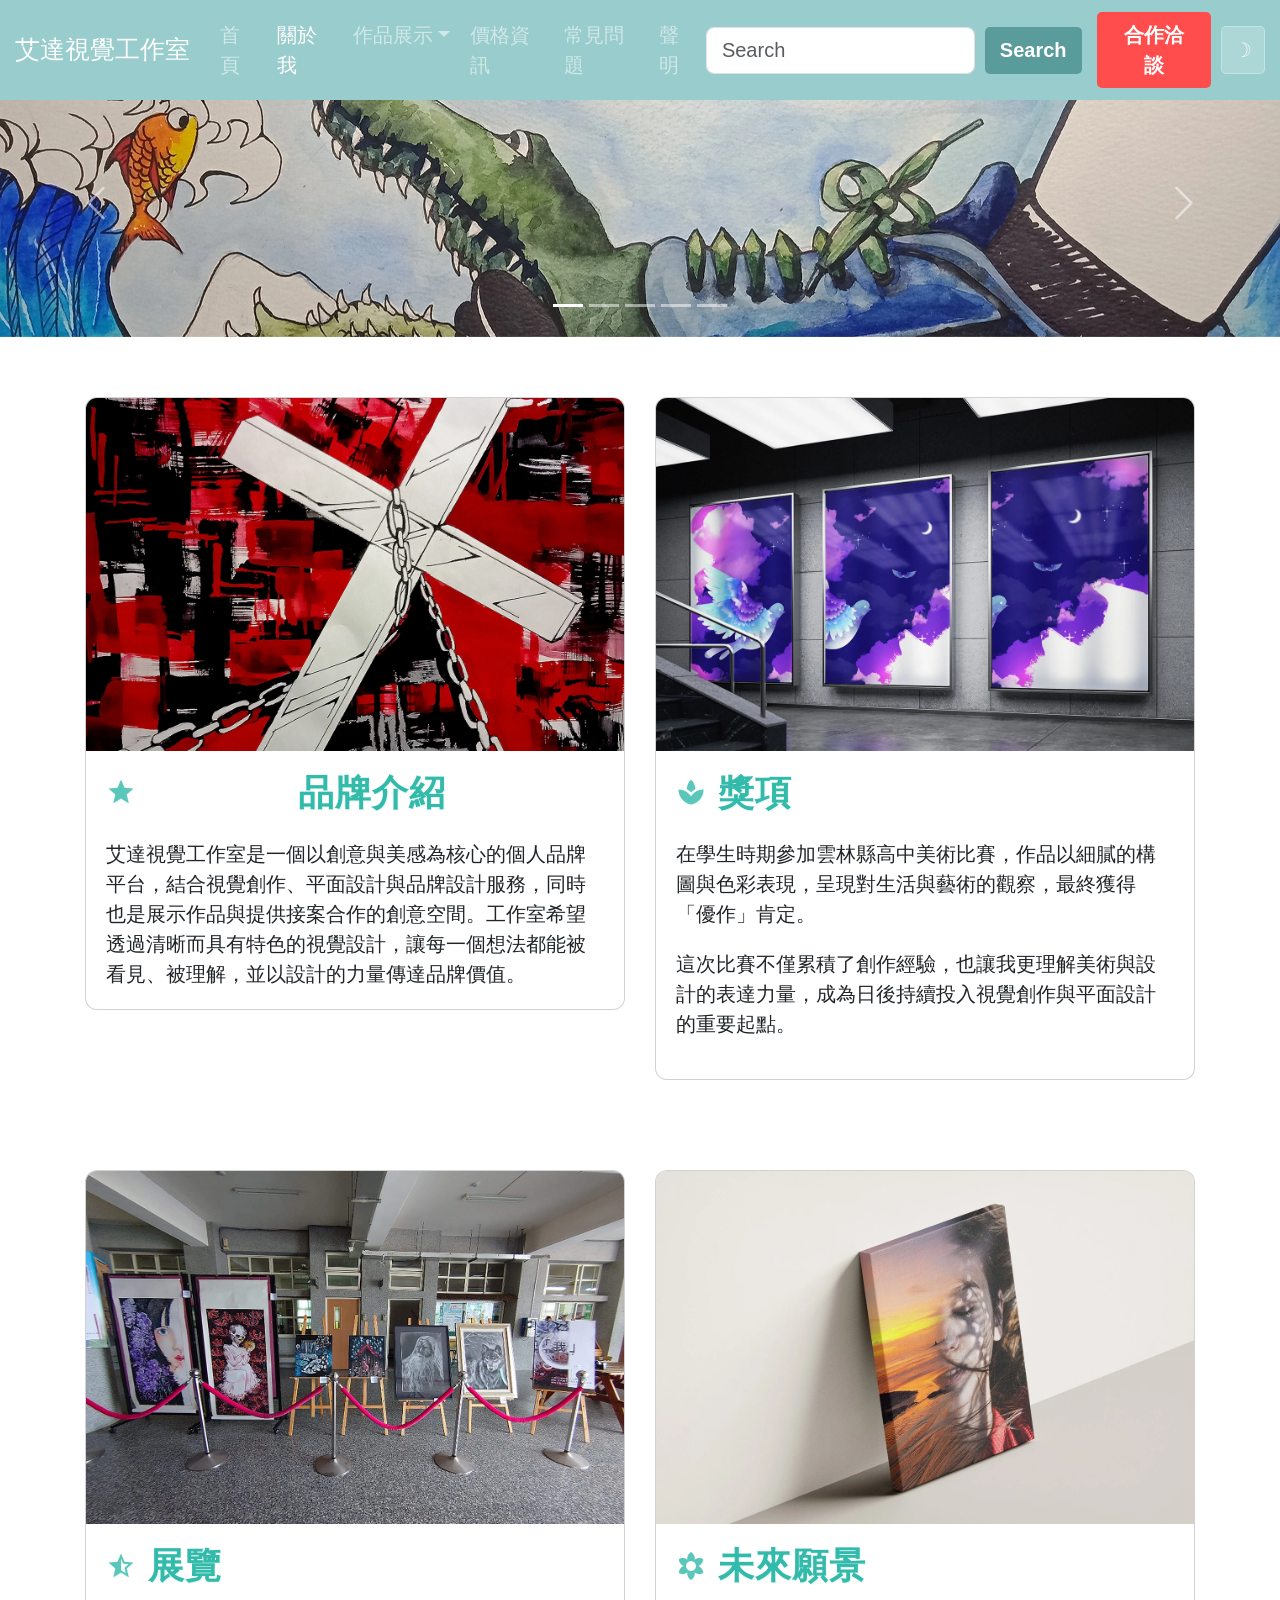
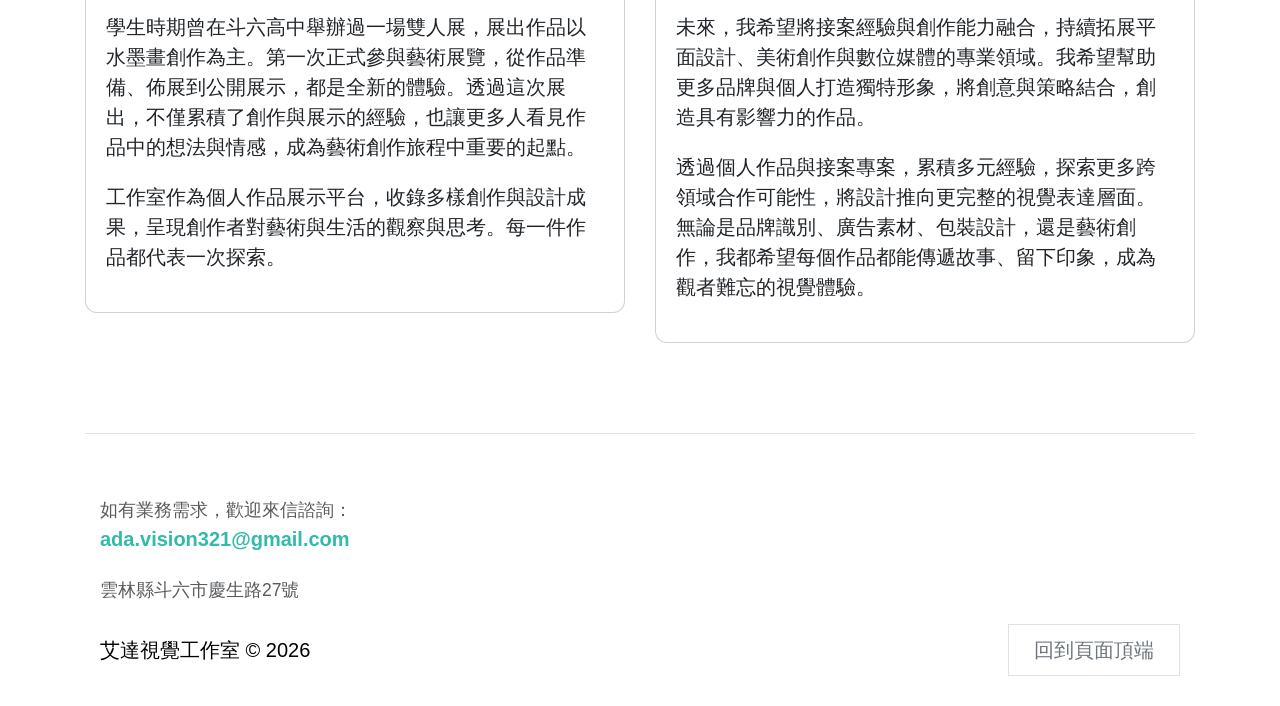
<file: about.html>
<!-- 宣告網頁文件是HTML5格 -->
<!doctype html>
<!-- 網頁所屬地區的語言 -->
<html lang="zh-Hant-TW">
  <!-- 檔頭、SEO/GEO/AEO -->
  <head>
    <!-- 文字編碼 -->
    <meta charset="utf-8">
    <!-- RWD響應式網站 -->
    <meta name="viewport" content="width=device-width, initial-scale=1">
    <!-- 網站作者擁有者、品牌名稱 -->
    <meta name="author" content="艾達視覺工作室">
    <!-- 網頁描述，網頁內容濃縮，可透過ChatGPT協助生成 -->
    <meta name="description" content="艾達視覺工作室為個人接案與作品展示平台，提供美術、平面與UI設計及攝影服務。透過專業視覺設計整合，打造兼具美感與實用性的品牌形象。">
    <!-- 網頁編輯器 -->
    <meta name="generator" content="Visual Studio Code">
    <!-- 網頁關鍵字，網頁內容，可透過ChatGPT協助生成 -->
    <meta name="keywords" content="艾達視覺工作室, 視覺設計, 平面設計, 品牌設計, 品牌識別, 視覺創作, 接案合作, 插畫創作, 海報設計, 宣傳品設計, 創意空間, 個人品牌, 藝術創作, 水墨畫展覽">
    <!-- favicon品牌Logo -->
    <link rel="shortcut icon" href="favicon.ico" type="image/x-icon">           
    <link rel="icon" href="/favicon.ico" type="image/x-icon">
    <!-- 舊版icon置入:<link rel="shortcut icon" href="/favicon.ico" type="image/x-icon"> -->
    <!-- 網頁標題，包含網站名稱和網頁名稱 -->
    <title>艾達視覺工作室-關於我</title>
    <!-- Bootsrap雲端CSS外部檔 -->
    <link href="https://cdn.jsdelivr.net/npm/bootstrap@5.3.8/dist/css/bootstrap.min.css" rel="stylesheet" integrity="sha384-sRIl4kxILFvY47J16cr9ZwB07vP4J8+LH7qKQnuqkuIAvNWLzeN8tE5YBujZqJLB" crossorigin="anonymous">
    <!-- 自訂的CSS -->
    <link rel="stylesheet" href="css/custom.css">  
    <!-- GoogleIconFonts -->
    <link rel="stylesheet" href="https://fonts.googleapis.com/icon?family=Material+Icons">    
    <!-- GA追蹤碼 -->
    <script async src="https://www.googletagmanager.com/gtag/js?id=G-YBYVP5DZXG"></script>
    <script>
      window.dataLayer = window.dataLayer || [];
      function gtag(){dataLayer.push(arguments);}
      gtag('js', new Date());

      gtag('config', 'G-YBYVP5DZXG');
    </script>    

  </head>
  <!-- 網頁文本 -->
  <body class="bg-color-brown">
    <!-- 首頁 -->
    <header class="fixed-top">
      <nav class="navbar navbar-expand-lg bg-dark navbar-dark">
        <div class="container-fluid">
          <a class="navbar-brand" href="index.html">艾達視覺工作室</a>
          <button class="navbar-toggler" type="button" data-bs-toggle="collapse" data-bs-target="#navbarSupportedContent" aria-controls="navbarSupportedContent" aria-expanded="false" aria-label="Toggle navigation">
            <span class="navbar-toggler-icon"></span>
          </button>
          <div class="collapse navbar-collapse" id="navbarSupportedContent">
            <ul class="navbar-nav me-auto mb-2 mb-lg-0">
              <li class="nav-item">
                <a class="nav-link" href="index.html">首頁</a>
              </li class="nav-item">
              <li class="nav-item">
                <a class="nav-link active" aria-current="page" href="about.html">關於我</a>
              </li>
              <li class="nav-item">
              <li class="nav-item dropdown">
                <a class="nav-link dropdown-toggle" href="#" role="button" data-bs-toggle="dropdown" aria-expanded="false">作品展示</a>
                <ul class="dropdown-menu">
                  <li><a class="dropdown-item" href="handdrawn.html">手繪作品</a></li>
                  <li><a class="dropdown-item" href="design.html">平面設計</a></li>
                  <li><a class="dropdown-item" href="3d-works.html">3D建模</a></li>                  
                  <li><a class="dropdown-item" href="photo.html">攝影作品</a></li>
                  <li><a class="dropdown-item" href="ui.html">UI設計</a></li>
                  <li><a class="dropdown-item" href="show.html">展覽</a></li>
                </ul>
              </li>
              <li class="nav-item">
                <a class="nav-link" href="price.html">價格資訊</a>
              </li>
              <li class="nav-item">
                <!-- <a class="nav-link" href="case.php">接案留言</a> -->
              </li>
              <li class="nav-item">
                <a class="nav-link" href="faq.html">常見問題</a>
              </li>
              <li class="nav-item">
                <a class="nav-link" href="copyright.html">聲明</a>
              </li>                
            </ul>
            <form class="d-flex" role="search">
              <input class="form-control me-2" type="search" placeholder="Search" aria-label="Search"/>
              <button class="btn btn-outline-success" type="submit">Search</button>
            </form>
              <li class="nav-item" style="list-style: none;">
                  <a class="nav-link nav-btn-collab" href="https://forms.gle/zsxubBRFcvQ171bi7" target="_blank">合作洽談</a>
              </li>      
            <button id="darkModeToggle" class="btn btn-outline-light ms-2 dark-mode-toggle">☽</button>
          </div>
        </div>
      </nav>

    </header>
    <main>
      <!-- 輪播圖外層 -->
      <div id="carouselExampleIndicators" class="carousel slide" data-bs-ride="carousel" data-bs-interval="3000">
        <!-- 指示器 -->
        <div class="carousel-indicators">
          <button type="button" data-bs-target="#carouselExampleIndicators" data-bs-slide-to="0" class="active" aria-current="true" aria-label="Slide 1"></button>
          <button type="button" data-bs-target="#carouselExampleIndicators" data-bs-slide-to="1" aria-label="Slide 2"></button>
          <button type="button" data-bs-target="#carouselExampleIndicators" data-bs-slide-to="2" aria-label="Slide 3"></button>
          <button type="button" data-bs-target="#carouselExampleIndicators" data-bs-slide-to="3" aria-label="Slide 4"></button>
          <button type="button" data-bs-target="#carouselExampleIndicators" data-bs-slide-to="4" aria-label="Slide 5"></button>
        </div>
        <!-- 輪播圖片 -->
        <div class="carousel-inner">
          <div class="carousel-item active">
            <img src="images/index/cloth-shoe-crocodile.webp" class="d-block w-100" alt="開口笑的布鞋變成鱷魚捕食小金魚" title="開口笑的布鞋變成鱷魚捕食小金魚" aria-label="開口笑的布鞋變成鱷魚捕食小金魚">
          </div>
          <div class="carousel-item">
            <img src="images/index/flybird-night.webp" class="d-block w-100" alt="虹彩色翅膀的小鳥在夜晚飛翔" title="虹彩色翅膀的小鳥在夜晚飛翔" aria-label="虹彩色翅膀的小鳥在夜晚飛翔">
          </div>
          <div class="carousel-item">
            <img src="images/index/Animal-eye-sketch.webp" class="d-block w-100" alt="獸眼在凝視你，素描" title="獸眼在凝視你，素描" aria-label="獸眼在凝視你，素描">
          </div>
          <div class="carousel-item">
            <img src="images/index/woman-canvas.webp" class="d-block w-100" alt="一張畫布呈現出女人在夕陽的海邊" title="一張畫布呈現出女人在夕陽的海邊" aria-label="一張畫布呈現出女人在夕陽的海邊">
          </div>
          <div class="carousel-item">
            <img src="images/index/fish-diver.webp" class="d-block w-100" alt="潛水員穿透魚尾進入另一個水域" title="潛水員穿透魚尾進入另一個水域" aria-label="潛水員穿透魚尾進入另一個水域">
          </div>
        </div>
        <!-- 控制器 -->
        <button class="carousel-control-prev" type="button" data-bs-target="#carouselExampleIndicators" data-bs-slide="prev">
          <span class="carousel-control-prev-icon" aria-hidden="true"></span>
          <span class="visually-hidden">Previous</span>
        </button>
        <button class="carousel-control-next" type="button" data-bs-target="#carouselExampleIndicators" data-bs-slide="next">
          <span class="carousel-control-next-icon" aria-hidden="true"></span>
          <span class="visually-hidden">Next</span>
        </button>
      </div>
      <div class="container">
        <div class="row">
          <div class="col-lg-6">
            <div class="card mt-5 service-card">
              <img src="images/about/cross.webp" class="card-img-top" alt="紅黑色塊上凸顯出十字架，複合媒材" title="紅黑色塊上凸顯出十字架，複合媒材" aria-label="紅黑色塊上凸顯出十字架，複合媒材">
              <div class="card-body">
                <h2 class=""><i class="material-icons" style="font-size:36px">star_rate</i>品牌介紹</h2>
                <p class="card-text">艾達視覺工作室是一個以創意與美感為核心的個人品牌平台，結合視覺創作、平面設計與品牌設計服務，同時也是展示作品與提供接案合作的創意空間。工作室希望透過清晰而具有特色的視覺設計，讓每一個想法都能被看見、被理解，並以設計的力量傳達品牌價值。</p>
              </div>
            </div>       
        </div>
          <div class="col-lg-6">
            <div class="card mt-5 service-card">
              <img src="images/about/flybird-night.webp" class="card-img-top" alt="一隻炫彩翅膀的小鳥，朝著月亮飛翔，戶外看板" title="一隻炫彩翅膀的小鳥，朝著月亮飛翔，戶外看板" aria-label="一隻炫彩翅膀的小鳥，朝著月亮飛翔，戶外看板">
              <div class="card-body">
                <h2 class=""><i class="material-icons" style="font-size:36px">spa</i>獎項</h2>
                <p class="card-text">在學生時期參加雲林縣高中美術比賽，作品以細膩的構圖與色彩表現，呈現對生活與藝術的觀察，最終獲得「優作」肯定。</p>
                <p>這次比賽不僅累積了創作經驗，也讓我更理解美術與設計的表達力量，成為日後持續投入視覺創作與平面設計的重要起點。</p>
              </div>
            </div>       
        </div>
       <div class="col-lg-6">
            <div class="card mt-5 service-card">
              <img src="images/about/Solo-exhibition-in-Douliu Kingdom.webp" class="card-img-top" alt="斗六國中雙人畫展，水墨作品" title="斗六國中雙人畫展，水墨作品" aria-label="斗六國中雙人畫展，水墨作品">
              <div class="card-body">
                <h2 class=""><i class="material-icons" style="font-size:36px">star_half</i>展覽</h2>
                <p class="card-text">學生時期曾在斗六高中舉辦過一場雙人展，展出作品以水墨畫創作為主。第一次正式參與藝術展覽，從作品準備、佈展到公開展示，都是全新的體驗。透過這次展出，不僅累積了創作與展示的經驗，也讓更多人看見作品中的想法與情感，成為藝術創作旅程中重要的起點。</p>
                <p>工作室作為個人作品展示平台，收錄多樣創作與設計成果，呈現創作者對藝術與生活的觀察與思考。每一件作品都代表一次探索。</p>
              </div>
            </div>       
        </div>
       <div class="col-lg-6">
            <div class="card mt-5 service-card">
              <img src="images/about/Painting-woman-sea.webp" class="card-img-top" alt="女人闔上雙眼，腦海浮現出海浪的畫面，微風徐徐" title="女人闔上雙眼，腦海浮現出海浪的畫面，微風徐徐" aria-label="女人闔上雙眼，腦海浮現出海浪的畫面，微風徐徐">
              <div class="card-body">
                <h2 class=""><i class="material-icons" style="font-size:36px">filter_vintage</i>未來願景</h2>
                <p class="card-text">未來，我希望將接案經驗與創作能力融合，持續拓展平面設計、美術創作與數位媒體的專業領域。我希望幫助更多品牌與個人打造獨特形象，將創意與策略結合，創造具有影響力的作品。</p>
                <p>透過個人作品與接案專案，累積多元經驗，探索更多跨領域合作可能性，將設計推向更完整的視覺表達層面。無論是品牌識別、廣告素材、包裝設計，還是藝術創作，我都希望每個作品都能傳遞故事、留下印象，成為觀者難忘的視覺體驗。</p>
              </div>
            </div>       
        </div>
        <!-- <hr class="card mt-5"> -->
      </div>
      <footer class="container mt-5 pt-5 pb-4 border-top">
        <div class="col-12 text-start">

          <div class="contact-email mb-3">
            <span class="text-muted small">如有業務需求，歡迎來信諮詢：</span><br>
            <a href="mailto:ada.vision321@gmail.com" class="text-decoration-none fw-bold" style="color: #32baaa;">ada.vision321@gmail.com</a>
          </div>

          <div class="contact-address mb-3">
            <span class="text-muted small">雲林縣斗六市慶生路27號</span>
          </div>

          <div class="d-flex justify-content-between align-items-center">
            <p class="mb-0">艾達視覺工作室 &copy; 2026</p>
            <p class="mb-0">
              <a href="#top" class="btn footer-top-btn">回到頁面頂端</a>
            </p>
          </div>


    </main>


    <script src="js/script.js"></script>

    <!-- Bootstrap雲端JS外部檔 -->
    <script src="https://cdn.jsdelivr.net/npm/bootstrap@5.3.8/dist/js/bootstrap.bundle.min.js" integrity="sha384-FKyoEForCGlyvwx9Hj09JcYn3nv7wiPVlz7YYwJrWVcXK/BmnVDxM+D2scQbITxI" crossorigin="anonymous">
    </script>    
  </body>
</html>
</file>
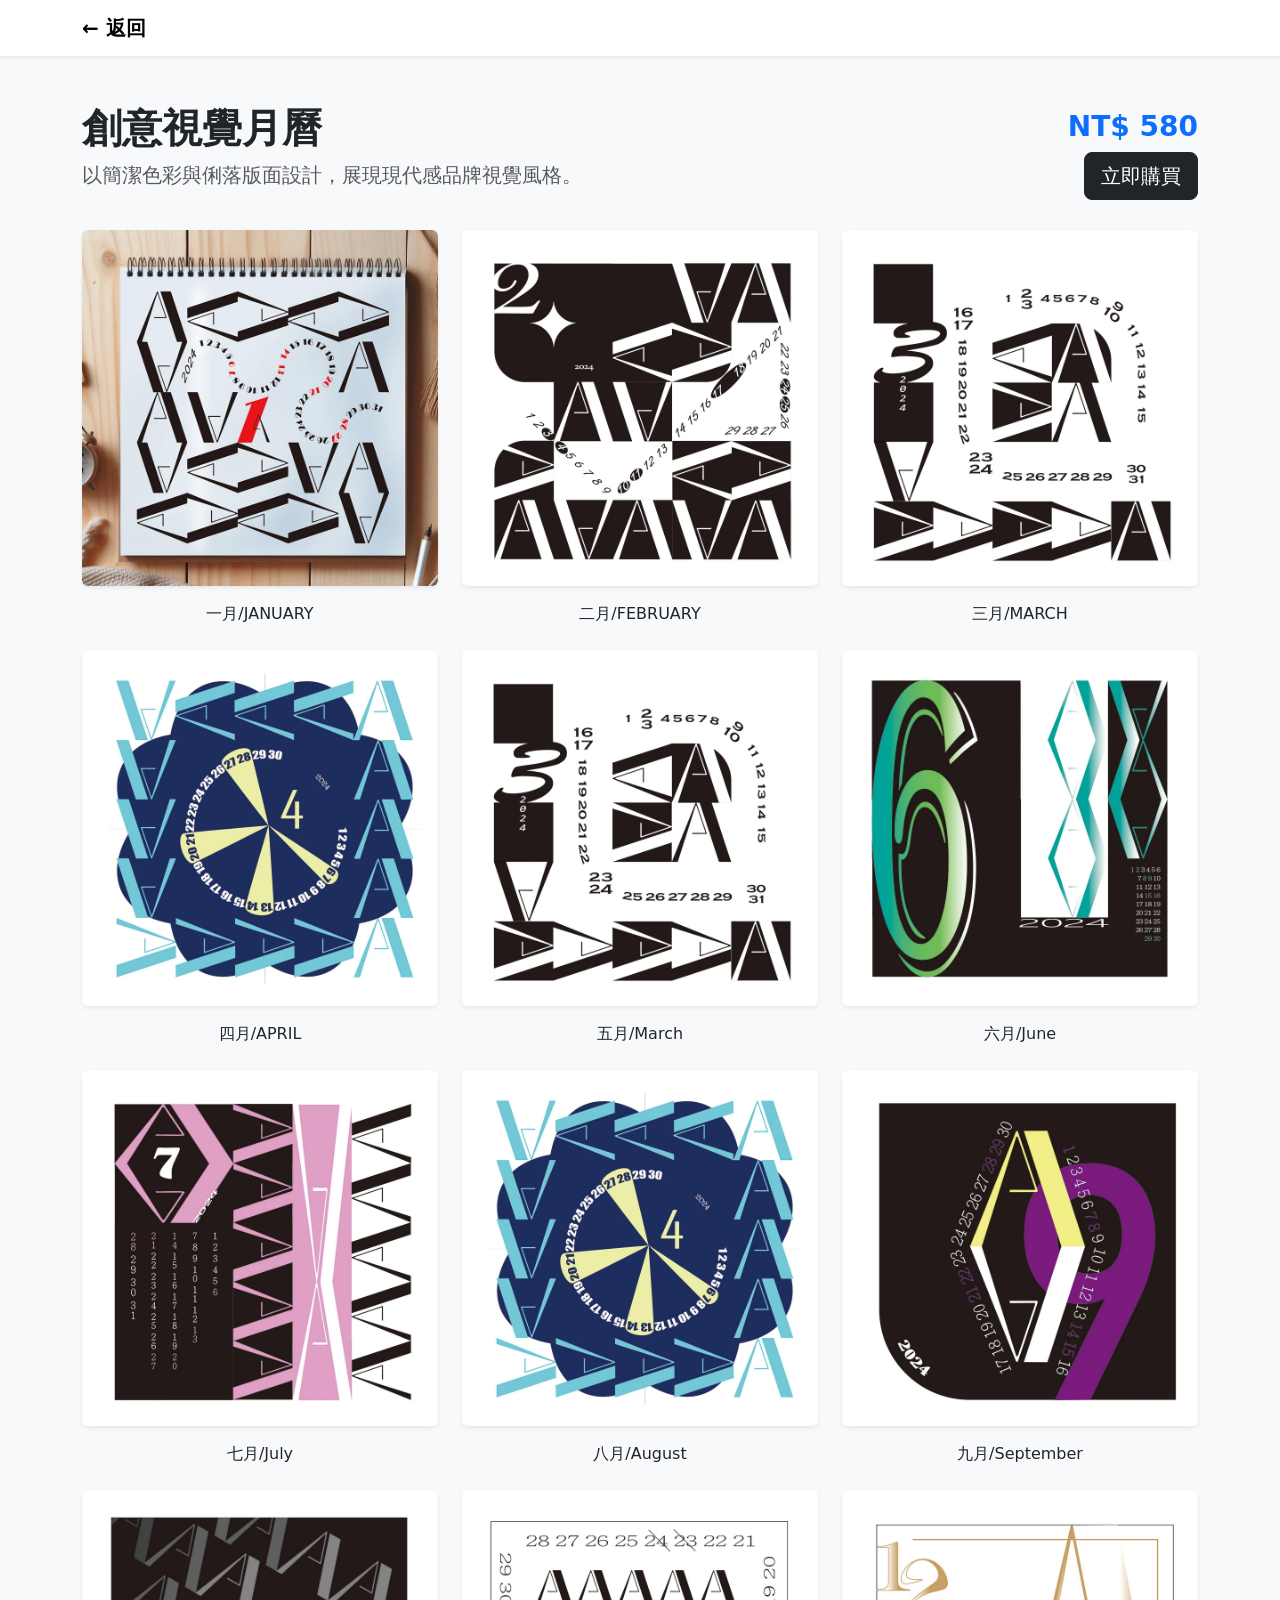
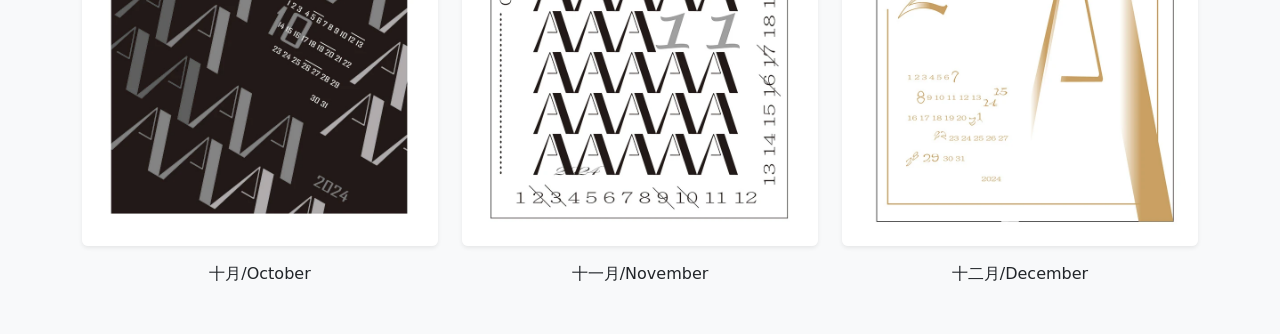
<file: calendar-detail.html>
<!DOCTYPE html>
<html lang="zh-Hant">
<head>
    <meta charset="UTF-8">
    <meta name="viewport" content="width=device-width, initial-scale=1.0">
    <title>作品詳情 - 2026 創意視覺月曆</title>
    <link href="https://cdn.jsdelivr.net/npm/bootstrap@5.3.0/dist/css/bootstrap.min.css" rel="stylesheet">

</head>
<body class="bg-light">

    <nav class="navbar navbar-light bg-white shadow-sm mb-5">
        <div class="container">
            <a class="navbar-brand fw-bold" href="design.html">← 返回</a>
        </div>
    </nav>
    <div class="container mb-5">
        <div class="row mb-4">
            <div class="col-md-8">
                <h1 class="fw-bold">創意視覺月曆</h1>
                <p class="lead text-muted">以簡潔色彩與俐落版面設計，展現現代感品牌視覺風格。</p>
            </div>
            <div class="col-md-4 text-md-end align-self-center">
                <h3 class="text-primary fw-bold">NT$ 580</h3>
                <button class="btn btn-dark btn-lg">立即購買</button>
            </div>
        </div>
        <div class="row g-4">
            <div class="col-6 col-md-4 text-center">
                <img src="images/work/design/Creative-Design-Calendar.webp" class="img-fluid rounded shadow-sm product-img" alt="一月設計" title="一月設計" aria-label="一月設計">
                <div class="month-label mt-3">一月/JANUARY</div>
            </div>
            <div class="col-6 col-md-4 text-center">
                <img src="images/work/design/Creative-Design-Calendar-February.webp" class="img-fluid rounded shadow-sm product-img" alt="二月設計" title="二月設計" aria-label="二月設計">
                <div class="month-label mt-3">二月/FEBRUARY</div>
            </div>
            <div class="col-6 col-md-4 text-center">
                <img src="images/work/design/Creative-Design-Calendar-March.webp" class="img-fluid rounded shadow-sm product-img" alt="三月設計" title="三月設計" aria-label="三月設計">
                <div class="month-label mt-3">三月/MARCH</div>
            </div>
            <div class="col-6 col-md-4 text-center">
                <img src="images/work/design/Creative-Design-Calendar-April.webp" class="img-fluid rounded shadow-sm product-img" alt="四月設計" title="四月設計" aria-label="四月設計">
                <div class="month-label mt-3">四月/APRIL</div>
            </div>
            <div class="col-6 col-md-4 text-center">
                <img src="images/work/design/Creative-Design-Calendar-March.webp" class="img-fluid rounded shadow-sm product-img" alt="五月設計" title="五月設計" aria-label="五月設計">
                <div class="month-label mt-3">五月/March</div>
            </div>
            <div class="col-6 col-md-4 text-center">
                <img src="images/work/design/Creative-Design-Calendar-June.webp" class="img-fluid rounded shadow-sm product-img" alt="六月設計" title="六月設計" aria-label="六月設計">
                <div class="month-label mt-3">六月/June</div>
            </div>
            <div class="col-6 col-md-4 text-center">
                <img src="images/work/design/Creative-Design-Calendar-July.webp" class="img-fluid rounded shadow-sm product-img" alt="七月設計" title="七月設計" aria-label="七月設計">
                <div class="month-label mt-3">七月/July</div>
            </div>
            <div class="col-6 col-md-4 text-center">
                <img src="images/work/design/Creative-Design-Calendar-April.webp" class="img-fluid rounded shadow-sm product-img" alt="八月設計" title="八月設計" aria-label="八月設計">
                <div class="month-label mt-3">八月/August</div>
            </div>
            <div class="col-6 col-md-4 text-center">
                <img src="images/work/design/Creative-Design-Calendar-September.webp" class="img-fluid rounded shadow-sm product-img" alt="九月設計" title="九月設計" aria-label="九月設計">
                <div class="month-label mt-3">九月/September</div>
            </div>
            <div class="col-6 col-md-4 text-center">
                <img src="images/work/design/Creative-Design-Calendar-October.webp" class="img-fluid rounded shadow-sm product-img" alt="十月設計" title="十月設計" aria-label="十月設計">
                <div class="month-label mt-3">十月/October</div>
            </div>
            <div class="col-6 col-md-4 text-center">
                <img src="images/work/design/Creative-Design-Calendar-November.webp" class="img-fluid rounded shadow-sm product-img" alt="十一月設計" title="十一月設計" aria-label="十一月設計">
                <div class="month-label mt-3">十一月/November</div>
            </div>
            <div class="col-6 col-md-4 text-center">
                <img src="images/work/design/Creative-Design-Calendar-December.webp" class="img-fluid rounded shadow-sm product-img" alt="十二月設計" title="十二月設計" aria-label="十二月設計">
                <div class="month-label mt-3">十二月/December</div>
            </div>
            


        </div>

    <script src="js/script.js"></script>
</file>
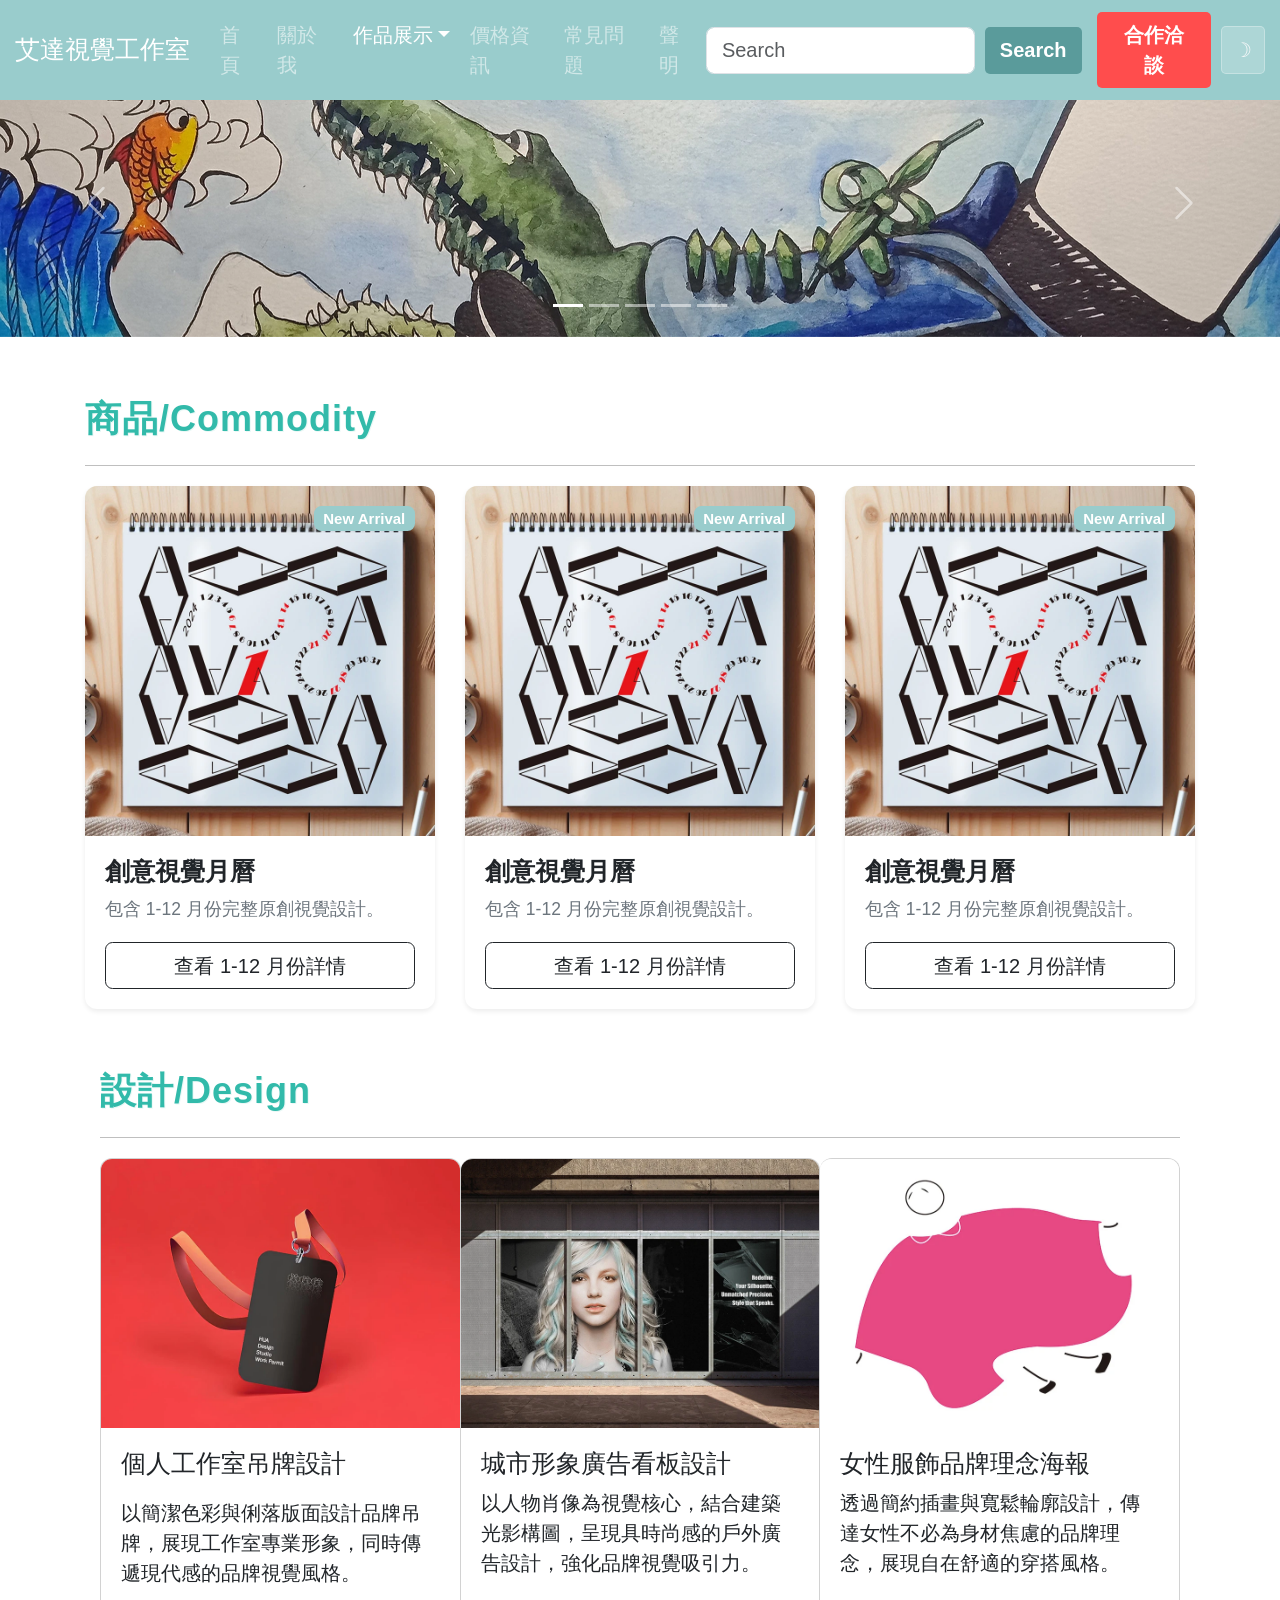
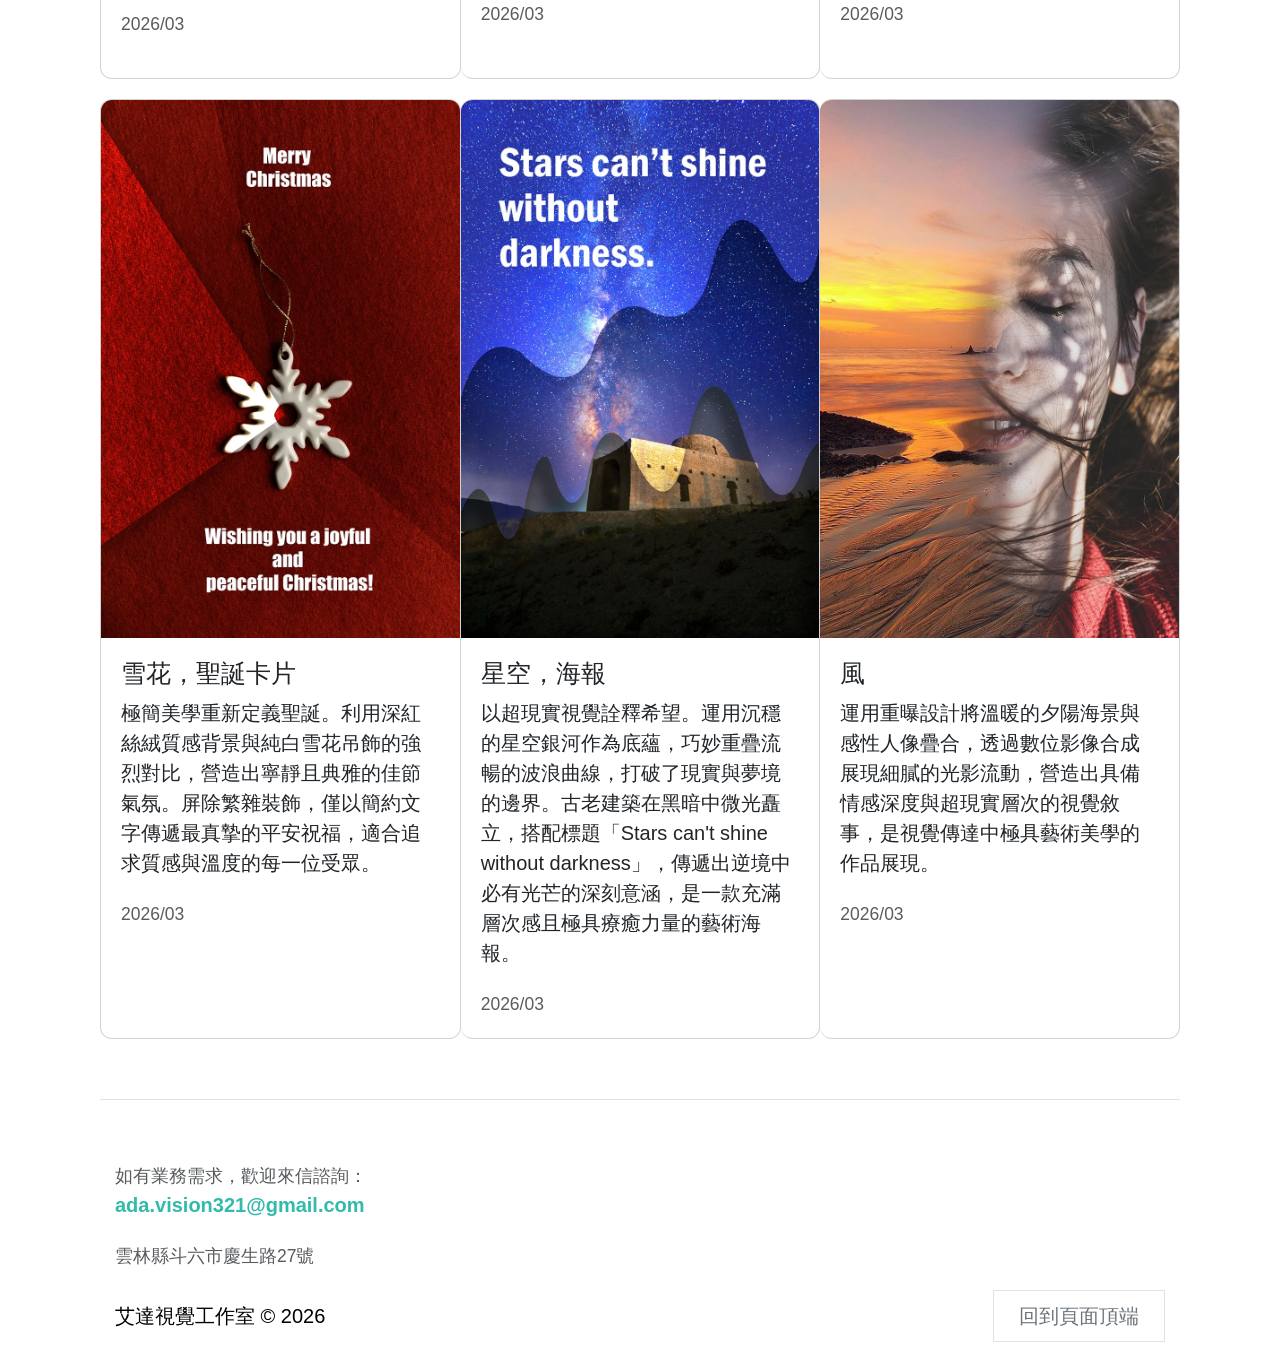
<file: design.html>
<!-- 宣告網頁文件是HTML5格 -->
<!doctype html>
<!-- 網頁所屬地區的語言 -->
<html lang="zh-Hant-TW">
  <!-- 檔頭、SEO/GEO/AEO -->
  <head>
    <!-- 文字編碼 -->
    <meta charset="utf-8">
    <!-- RWD響應式網站 -->
    <meta name="viewport" content="width=device-width, initial-scale=1">
    <!-- 網站作者擁有者、品牌名稱 -->
    <meta name="author" content="艾達視覺工作室">
    <!-- 網頁描述，網頁內容濃縮，可透過ChatGPT協助生成 -->
    <meta name="description" content="結合品牌概念與版面設計，打造視覺作品。">
    <!-- 網頁編輯器 -->
    <meta name="generator" content="Visual Studio Code">
    <!-- 網頁關鍵字，網頁內容，可透過ChatGPT協助生成 -->
    <meta name="keywords" content="艾達視覺工作室, 視覺設計, 平面設計, 品牌設計, 品牌識別, 視覺創作, 接案合作, 插畫創作, 海報設計, 宣傳品設計, 創意空間, 藝術創作">
    <!-- favicon品牌Logo -->
    <link rel="shortcut icon" href="favicon.ico" type="image/x-icon">           
    <link rel="icon" href="/favicon.ico" type="image/x-icon">
    <!-- 舊版icon置入:<link rel="shortcut icon" href="/favicon.ico" type="image/x-icon"> -->
    <!-- 網頁標題，包含網站名稱和網頁名稱 -->
    <title>艾達視覺工作室-平面設計</title>
    <!-- Bootsrap雲端CSS外部檔 -->
    <link href="https://cdn.jsdelivr.net/npm/bootstrap@5.3.8/dist/css/bootstrap.min.css" rel="stylesheet" integrity="sha384-sRIl4kxILFvY47J16cr9ZwB07vP4J8+LH7qKQnuqkuIAvNWLzeN8tE5YBujZqJLB" crossorigin="anonymous">
    <!-- 自訂的CSS -->
    <link rel="stylesheet" href="css/custom.css">  
    <!-- GA追蹤碼 -->
    <script async src="https://www.googletagmanager.com/gtag/js?id=G-YBYVP5DZXG"></script>
    <script>
      window.dataLayer = window.dataLayer || [];
      function gtag(){dataLayer.push(arguments);}
      gtag('js', new Date());

      gtag('config', 'G-YBYVP5DZXG');
    </script>


  </head>
  <!-- 網頁文本 -->
  <body class="bg-color-brown">
    <!-- 首頁 -->
    <header class="fixed-top">
      <nav class="navbar navbar-expand-lg bg-dark navbar-dark">
        <div class="container-fluid">
          <a class="navbar-brand" href="index.html">艾達視覺工作室</a>
          <button class="navbar-toggler" type="button" data-bs-toggle="collapse" data-bs-target="#navbarSupportedContent" aria-controls="navbarSupportedContent" aria-expanded="false" aria-label="Toggle navigation">
            <span class="navbar-toggler-icon"></span>
          </button>
          <div class="collapse navbar-collapse" id="navbarSupportedContent">
            <ul class="navbar-nav me-auto mb-2 mb-lg-0">
              <li class="nav-item">
                <a class="nav-link" href="index.html">首頁</a>
              </li class="nav-item">
              <li class="nav-item">
                <a class="nav-link" aria-current="page" href="about.html">關於我</a>
              </li>
              <li class="nav-item">
              <li class="nav-item dropdown">
                <a class="nav-link active dropdown-toggle" aria-current="page" href="work.html" role="button" data-bs-toggle="dropdown" aria-expanded="false">作品展示</a>
                <ul class="dropdown-menu">
                  <li><a class="dropdown-item" href="handdrawn.html">手繪作品</a></li>
                  <li><a class="dropdown-item" href="design.html">平面設計</a></li>
                  <li><a class="dropdown-item" href="3d-works.html">3D建模</a></li>                  
                  <li><a class="dropdown-item" href="photo.html">攝影作品</a></li>
                  <li><a class="dropdown-item" href="ui.html">UI設計</a></li>
                  <li><a class="dropdown-item" href="show.html">展覽</a></li>
                </ul>
              </li>
              <li class="nav-item">
                <a class="nav-link" href="price.html">價格資訊</a>
              </li>
              <li class="nav-item">
                <!-- <a class="nav-link" href="case.php">接案留言</a> -->
              </li>
              <li class="nav-item">
                <a class="nav-link" href="faq.html">常見問題</a>
              </li>
              <li class="nav-item">
                <a class="nav-link" href="copyright.html">聲明</a>
              </li>                
            </ul>
            <form class="d-flex" role="search">
              <input class="form-control me-2" type="search" placeholder="Search" aria-label="Search"/>
              <button class="btn btn-outline-success" type="submit">Search</button>
            </form>
              <li class="nav-item" style="list-style: none;">
                  <a class="nav-link nav-btn-collab" href="https://forms.gle/zsxubBRFcvQ171bi7" target="_blank">合作洽談</a>
              </li>      
            <button id="darkModeToggle" class="btn btn-outline-light ms-2 dark-mode-toggle">☽</button>
          </div>
        </div>
      </nav>

    </header>
    <main>
      <!-- 輪播圖外層 -->
      <div id="carouselExampleIndicators" class="carousel slide" data-bs-ride="carousel" data-bs-interval="3000">
        <!-- 指示器 -->
        <div class="carousel-indicators">
          <button type="button" data-bs-target="#carouselExampleIndicators" data-bs-slide-to="0" class="active" aria-current="true" aria-label="Slide 1"></button>
          <button type="button" data-bs-target="#carouselExampleIndicators" data-bs-slide-to="1" aria-label="Slide 2"></button>
          <button type="button" data-bs-target="#carouselExampleIndicators" data-bs-slide-to="2" aria-label="Slide 3"></button>
          <button type="button" data-bs-target="#carouselExampleIndicators" data-bs-slide-to="3" aria-label="Slide 4"></button>
          <button type="button" data-bs-target="#carouselExampleIndicators" data-bs-slide-to="4" aria-label="Slide 5"></button>
        </div>
        <!-- 輪播圖片 -->
        <div class="carousel-inner">
          <div class="carousel-item active">
            <img src="images/index/cloth-shoe-crocodile.webp" class="d-block w-100" alt="開口笑的布鞋變成鱷魚捕食小金魚" title="開口笑的布鞋變成鱷魚捕食小金魚" aria-label="開口笑的布鞋變成鱷魚捕食小金魚">
          </div>
          <div class="carousel-item">
            <img src="images/index/flybird-night.webp" class="d-block w-100" alt="虹彩色翅膀的小鳥在夜晚飛翔" title="虹彩色翅膀的小鳥在夜晚飛翔" aria-label="虹彩色翅膀的小鳥在夜晚飛翔">
          </div>
          <div class="carousel-item">
            <img src="images/index/Animal-eye-sketch.webp" class="d-block w-100" alt="獸眼在凝視你，素描" title="獸眼在凝視你，素描" aria-label="獸眼在凝視你，素描">
          </div>
          <div class="carousel-item">
            <img src="images/index/woman-canvas.webp" class="d-block w-100" alt="一張畫布呈現出女人在夕陽的海邊" title="一張畫布呈現出女人在夕陽的海邊" aria-label="一張畫布呈現出女人在夕陽的海邊">
          </div>
          <div class="carousel-item">
            <img src="images/index/fish-diver.webp" class="d-block w-100" alt="潛水員穿透魚尾進入另一個水域" title="潛水員穿透魚尾進入另一個水域" aria-label="潛水員穿透魚尾進入另一個水域">
          </div>
        </div>
        <!-- 控制器 -->
        <button class="carousel-control-prev" type="button" data-bs-target="#carouselExampleIndicators" data-bs-slide="prev">
          <span class="carousel-control-prev-icon" aria-hidden="true"></span>
          <span class="visually-hidden">Previous</span>
        </button>
        <button class="carousel-control-next" type="button" data-bs-target="#carouselExampleIndicators" data-bs-slide="next">
          <span class="carousel-control-next-icon" aria-hidden="true"></span>
          <span class="visually-hidden">Next</span>
        </button>
      </div>
      <div class="container mt-5">
        <h2>商品/Commodity</h2>
        <hr>
      <!-- <div class="alert alert-secondary mt-5" role="alert">商品</div> -->
        <div class="row">
          <div class="col-md-4"> 
            <div class="card h-100 shadow-sm border-0 service-card">
              <div class="position-relative">
                <img src="images/work/design/Creative-Design-Calendar.webp" class="card-img-top" alt="創意月曆">
                <span class="badge bg-dark position-absolute top-0 end-0 m-3">New Arrival</span>
              </div>
              <div class="card-body d-flex flex-column">
                <h5 class="card-title fw-bold">創意視覺月曆</h5>
                <p class="card-text text-secondary small">包含 1-12 月份完整原創視覺設計。</p>
                <div class="mt-auto">
                  <a href="calendar-detail.html" class="btn btn-outline-dark w-100">查看 1-12 月份詳情</a>
                </div>           
              </div>
            </div>
          </div>
        <div class="col-md-4">
          <div class="card h-100 shadow-sm border-0 service-card">
            <div class="position-relative">
              <img src="images/work/design/Creative-Design-Calendar.webp" class="card-img-top" alt="創意月曆">
              <span class="badge bg-dark position-absolute top-0 end-0 m-3">New Arrival</span>
            </div>
            <div class="card-body d-flex flex-column service-card">
              <h5 class="card-title fw-bold">創意視覺月曆</h5>
              <p class="card-text text-secondary small">包含 1-12 月份完整原創視覺設計。</p>
              <div class="mt-auto">
                <a href="calendar-detail.html" class="btn btn-outline-dark w-100">查看 1-12 月份詳情</a>
              </div>           
             </div>
            </div>
          </div>            
        <div class="col-md-4">
          <div class="card h-100 shadow-sm border-0 service-card">
            <div class="position-relative">
              <img src="images/work/design/Creative-Design-Calendar.webp" class="card-img-top" alt="創意月曆">
              <span class="badge bg-dark position-absolute top-0 end-0 m-3">New Arrival</span>
            </div>
            <div class="card-body d-flex flex-column">
              <h5 class="card-title fw-bold">創意視覺月曆</h5>
              <p class="card-text text-secondary small">包含 1-12 月份完整原創視覺設計。</p>
              <div class="mt-auto">
                <a href="calendar-detail.html" class="btn btn-outline-dark w-100">查看 1-12 月份詳情</a>
              </div>           
             </div>
            </div>
          </div>            
        </div>

      <div class="container">
        <h2 class="mt-5">設計/Design</h2>
        <hr>        
      <!-- <div class="alert alert-secondary mt-5" role="alert">設計</div> -->
        <div class="card-group">
          <div class="card service-card">
            <img src="images/work/design/Brand-tag.webp" class="card-img-top" alt="工作室黑底白字吊牌設計" title="工作室黑底白字吊牌設計" aria-label="工作室黑底白字吊牌設計">
            <div class="card-body">
              <h5 class="card-title">個人工作室吊牌設計</h5>
              <p class="card-text"></p>
              <p class="card-text">以簡潔色彩與俐落版面設計品牌吊牌，展現工作室專業形象，同時傳遞現代感的品牌視覺風格。</p><p><small class="text-body-secondary">2026/03</small></p>
            </div>
          </div>
          <div class="card service-card">
            <img src="images/work/design/Female model-hair-advertisement.webp" class="card-img-top" alt="廣告女模特大型看板" title="廣告女模特大型看板" aria-label="廣告女模特大型看板">
            <div class="card-body">
              <h5 class="card-title">城市形象廣告看板設計</h5>
              <p class="card-text">以人物肖像為視覺核心，結合建築光影構圖，呈現具時尚感的戶外廣告設計，強化品牌視覺吸引力。</p>
              <p class="card-text"><small class="text-body-secondary">2026/03</small></p>
            </div>
          </div>
          <div class="card service-card">
            <img src="images/work/design/Mubi-print-advertising.webp" class="card-img-top" alt="服飾品牌海報設計，身著寬大粉色衣服的火柴人" title="服飾品牌海報設計，身著寬大粉色衣服的火柴人" aria-label="服飾品牌海報設計，身著寬大粉色衣服的火柴人">
            <div class="card-body">
              <h5 class="card-title">女性服飾品牌理念海報</h5>
              <p class="card-text">透過簡約插畫與寬鬆輪廓設計，傳達女性不必為身材焦慮的品牌理念，展現自在舒適的穿搭風格。</p>
              <p class="card-text"><small class="text-body-secondary">2026/03</small></p>
            </div>
          </div>
        </div>
      <div class="card-group mt-3" >
        <div class="card service-card">
            <img src="images/work/design/Christmas-poster-design.webp" class="card-img-top" alt="深紅色布料襯托白色雪花吊墜，聖誕卡片" title="深紅色布料襯托白色雪花吊墜，聖誕卡片" aria-label="深紅色布料襯托白色雪花吊墜，聖誕卡片">
            <div class="card-body" title="" aria-label="">
              <h5 class="card-title">雪花，聖誕卡片</h5>
              <p class="card-text">極簡美學重新定義聖誕。利用深紅絲絨質感背景與純白雪花吊飾的強烈對比，營造出寧靜且典雅的佳節氣氛。屏除繁雜裝飾，僅以簡約文字傳遞最真摯的平安祝福，適合追求質感與溫度的每一位受眾。</p>
            <p class="card-text"><small class="text-body-secondary">2026/03</small></p>
            </div>
        </div>
        <div class="card service-card">
            <img src="images/work/design/Starry-Sky-Vertical-Poster-Design.webp" class="card-img-top" alt="不同特效疊加出層次的星空，海報" title="不同特效疊加出層次的星空，海報" aria-label="不同特效疊加出層次的星空，海報">
            <div class="card-body">
              <h5 class="card-title">星空，海報</h5>
              <p class="card-text">以超現實視覺詮釋希望。運用沉穩的星空銀河作為底蘊，巧妙重疊流暢的波浪曲線，打破了現實與夢境的邊界。古老建築在黑暗中微光矗立，搭配標題「Stars can't shine without darkness」，傳遞出逆境中必有光芒的深刻意涵，是一款充滿層次感且極具療癒力量的藝術海報。</p>
              <p class="card-text"><small class="text-body-secondary">2026/03</small></p>
            </div>
        </div>
        <div class="card service-card">
          <img src="images/work/design/woman-sea.webp" class="card-img-top" alt="一個女人在海邊沙灘，風吹散她的頭髮" title="一個女人在海邊沙灘，風吹散她的頭髮" aria-label="一個女人在海邊沙灘，風吹散她的頭髮">
            <div class="card-body">
              <h5 class="card-title">風</h5>
              <p class="card-text">運用重曝設計將溫暖的夕陽海景與感性人像疊合，透過數位影像合成展現細膩的光影流動，營造出具備情感深度與超現實層次的視覺敘事，是視覺傳達中極具藝術美學的作品展現。</p>
              <p class="card-text"><small class="text-body-secondary">2026/03</small></p>
            </div>
        </div>
      </div>  
           
        
        
      <!-- <hr class="mt-5">         -->
      <footer class="container mt-5 pt-5 pb-4 border-top">
        <div class="col-12 text-start">

          <div class="contact-email mb-3">
            <span class="text-muted small">如有業務需求，歡迎來信諮詢：</span><br>
            <a href="mailto:ada.vision321@gmail.com" class="text-decoration-none fw-bold" style="color: #32baaa;">ada.vision321@gmail.com</a>
          </div>

          <div class="contact-address mb-3">
            <span class="text-muted small">雲林縣斗六市慶生路27號</span>
          </div>

          <div class="d-flex justify-content-between align-items-center">
            <p class="mb-0">艾達視覺工作室 &copy; 2026</p>
            <p class="mb-0">
              <a href="#top" class="btn footer-top-btn">回到頁面頂端</a>
            </p>
          </div>


    </main>



    <script src="js/script.js"></script>

    <!-- Bootstrap雲端JS外部檔 -->
    <script src="https://cdn.jsdelivr.net/npm/bootstrap@5.3.8/dist/js/bootstrap.bundle.min.js" integrity="sha384-FKyoEForCGlyvwx9Hj09JcYn3nv7wiPVlz7YYwJrWVcXK/BmnVDxM+D2scQbITxI" crossorigin="anonymous">
    </script>    
  </body>
</html>
</file>
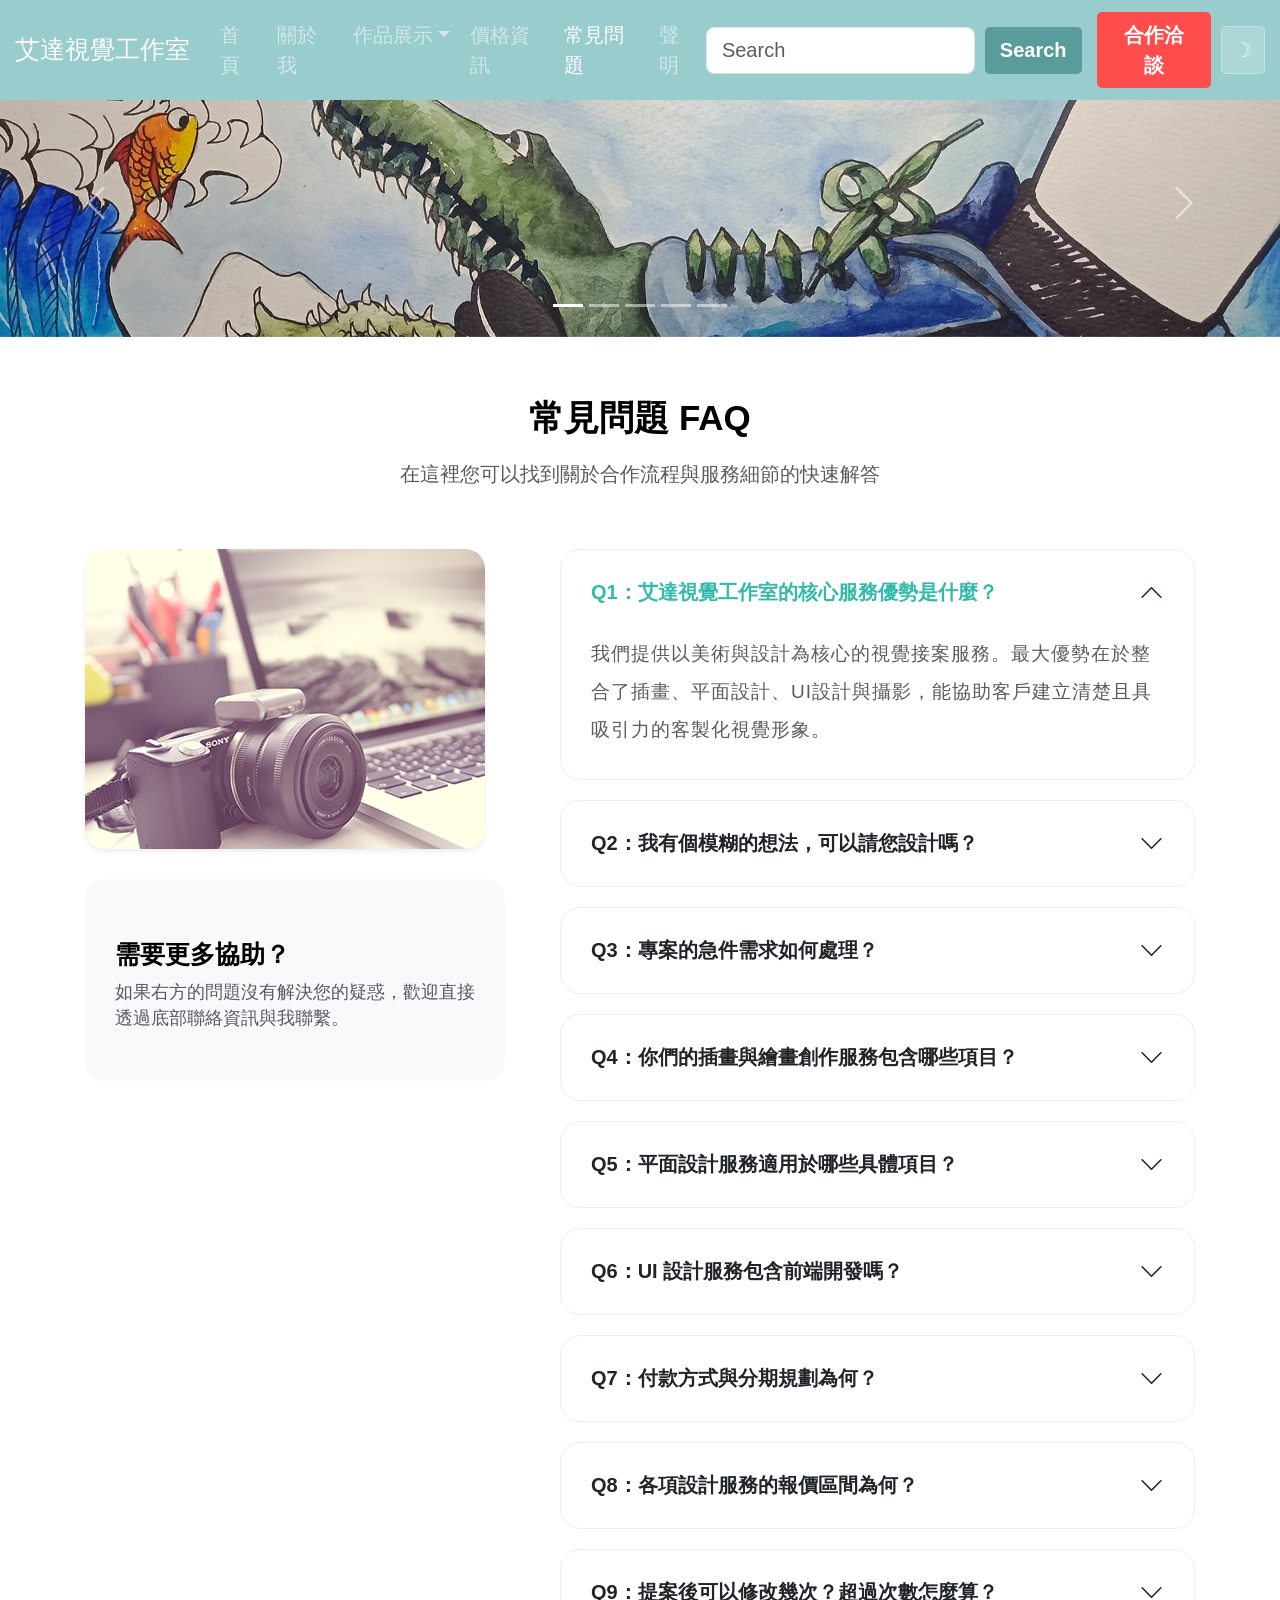
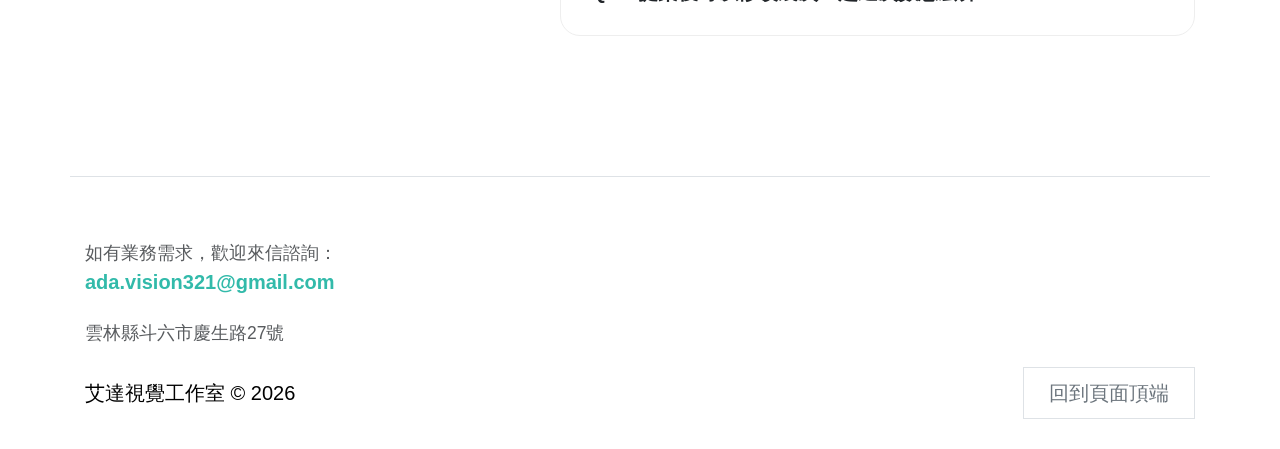
<file: faq.html>
<!-- 宣告網頁文件是HTML5格 -->
<!doctype html>
<!-- 網頁所屬地區的語言 -->
<html lang="zh-Hant-TW">
  <!-- 檔頭、SEO/GEO/AEO -->
  <head>
    <!-- 文字編碼 -->
    <meta charset="utf-8">
    <!-- RWD響應式網站 -->
    <meta name="viewport" content="width=device-width, initial-scale=1">
    <!-- 網站作者擁有者、品牌名稱 -->
    <meta name="author" content="艾達視覺工作室">
    <!-- 網頁描述，網頁內容濃縮，可透過ChatGPT協助生成 -->
    <meta name="description" content="本專區解答您對於整合繪畫與設計之視覺接案服務的疑慮。涵蓋合作流程、客製化規劃與平面、UI、插畫、攝影等項目報價，協助中小型品牌與創作者精準評估合作細節。">
    <!-- 網頁編輯器 -->
    <meta name="generator" content="Visual Studio Code">
    <!-- 網頁關鍵字，網頁內容，可透過ChatGPT協助生成 -->
    <meta name="keywords" content="艾達視覺工作室, 視覺接案, 作品集, 美術設計, 平面設計接案, UI設計, 插畫創作, 商業攝影, 品牌形象建立, 客製化設計, 中小型品牌設計, 個人創作者合作, 新創專案設計, 海報設計, 活動視覺規劃, 社群圖文設計, 宣傳品設計, APP介面設計, 網站UI設計, 使用者體驗UX, 操作流程規劃, 設計溝通流程">
    <!-- favicon品牌Logo -->
    <link rel="shortcut icon" href="favicon.ico" type="image/x-icon">           
    <link rel="icon" href="/favicon.ico" type="image/x-icon">
    <!-- 舊版icon置入:<link rel="shortcut icon" href="/favicon.ico" type="image/x-icon"> -->
    <!-- 網頁標題，包含網站名稱和網頁名稱 -->
    <title>艾達視覺工作室-常見問題</title>
    <!-- Bootsrap雲端CSS外部檔 -->
    <link href="https://cdn.jsdelivr.net/npm/bootstrap@5.3.8/dist/css/bootstrap.min.css" rel="stylesheet" integrity="sha384-sRIl4kxILFvY47J16cr9ZwB07vP4J8+LH7qKQnuqkuIAvNWLzeN8tE5YBujZqJLB" crossorigin="anonymous">
    <!-- 自訂的CSS -->
    <link rel="stylesheet" href="css/custom.css">  
    <!-- GoogleIconFonts -->
    <link rel="stylesheet" href="https://fonts.googleapis.com/icon?family=Material+Icons">        
    <!-- GA追蹤碼 -->
    <script async src="https://www.googletagmanager.com/gtag/js?id=G-YBYVP5DZXG"></script>
    <script>
      window.dataLayer = window.dataLayer || [];
      function gtag(){dataLayer.push(arguments);}
      gtag('js', new Date());

      gtag('config', 'G-YBYVP5DZXG');
    </script>


  </head>
  <!-- 網頁文本 -->
  <body class="bg-color-brown">
    <!-- 首頁 -->
    <header class="fixed-top">
      <nav class="navbar navbar-expand-lg bg-dark navbar-dark">
        <div class="container-fluid">
          <a class="navbar-brand" href="index.html">艾達視覺工作室</a>
          <button class="navbar-toggler" type="button" data-bs-toggle="collapse" data-bs-target="#navbarSupportedContent" aria-controls="navbarSupportedContent" aria-expanded="false" aria-label="Toggle navigation">
            <span class="navbar-toggler-icon"></span>
          </button>
          <div class="collapse navbar-collapse" id="navbarSupportedContent">
            <ul class="navbar-nav me-auto mb-2 mb-lg-0">
              <li class="nav-item">
                <a class="nav-link" href="index.html">首頁</a>
              </li class="nav-item">
              <li class="nav-item">
                <a class="nav-link" href="about.html">關於我</a>
              </li>
              <li class="nav-item">
              <li class="nav-item dropdown">
                <a class="nav-link dropdown-toggle" href="work.html" role="button" data-bs-toggle="dropdown" aria-expanded="false">作品展示</a>
                <ul class="dropdown-menu">
                  <li><a class="dropdown-item" href="handdrawn.html">手繪作品</a></li>
                  <li><a class="dropdown-item" href="design.html">平面設計</a></li>
                  <li><a class="dropdown-item" href="3d-works.html">3D建模</a></li>                  
                  <li><a class="dropdown-item" href="photo.html">攝影作品</a></li>
                  <li><a class="dropdown-item" href="ui.html">UI設計</a></li>
                  <li><a class="dropdown-item" href="show.html">展覽</a></li>
                </ul>
              </li>
              <li class="nav-item">
                <a class="nav-link"  href="price.html">價格資訊</a>
              </li>
              <li class="nav-item">
                <!-- <a class="nav-link" href="case.php">接案留言</a> -->
              </li>
              <li class="nav-item">
                <a class="nav-link active" aria-current="page" href="faq.html">常見問題</a>
              </li>
              <li class="nav-item">
                <a class="nav-link" href="copyright.html">聲明</a>
              </li>                
            </ul>           
            <form class="d-flex" role="search">
              <input class="form-control me-2" type="search" placeholder="Search" aria-label="Search"/>
              <button class="btn btn-outline-success" type="submit">Search</button>
            </form>
              <li class="nav-item" style="list-style: none;">
                  <a class="nav-link nav-btn-collab" href="https://forms.gle/zsxubBRFcvQ171bi7" target="_blank">合作洽談</a>
              </li>      
            <button id="darkModeToggle" class="btn btn-outline-light ms-2 dark-mode-toggle">☽</button>
          </div>
        </div>
      </nav>

    </header>
    <main>
      <!-- 輪播圖外層 -->
      <div id="carouselExampleIndicators" class="carousel slide" data-bs-ride="carousel" data-bs-interval="3000">
        <!-- 指示器 -->
        <div class="carousel-indicators">
          <button type="button" data-bs-target="#carouselExampleIndicators" data-bs-slide-to="0" class="active" aria-current="true" aria-label="Slide 1"></button>
          <button type="button" data-bs-target="#carouselExampleIndicators" data-bs-slide-to="1" aria-label="Slide 2"></button>
          <button type="button" data-bs-target="#carouselExampleIndicators" data-bs-slide-to="2" aria-label="Slide 3"></button>
          <button type="button" data-bs-target="#carouselExampleIndicators" data-bs-slide-to="3" aria-label="Slide 4"></button>
          <button type="button" data-bs-target="#carouselExampleIndicators" data-bs-slide-to="4" aria-label="Slide 5"></button>
        </div>
        <!-- 輪播圖片 -->
        <div class="carousel-inner">
          <div class="carousel-item active">
            <img src="images/index/cloth-shoe-crocodile.webp" class="d-block w-100" alt="開口笑的布鞋變成鱷魚捕食小金魚" title="開口笑的布鞋變成鱷魚捕食小金魚" aria-label="開口笑的布鞋變成鱷魚捕食小金魚">
          </div>
          <div class="carousel-item">
            <img src="images/index/flybird-night.webp" class="d-block w-100" alt="虹彩色翅膀的小鳥在夜晚飛翔" title="虹彩色翅膀的小鳥在夜晚飛翔" aria-label="虹彩色翅膀的小鳥在夜晚飛翔">
          </div>
          <div class="carousel-item">
            <img src="images/index/Animal-eye-sketch.webp" class="d-block w-100" alt="獸眼在凝視你，素描" title="獸眼在凝視你，素描" aria-label="獸眼在凝視你，素描">
          </div>
          <div class="carousel-item">
            <img src="images/index/woman-canvas.webp" class="d-block w-100" alt="一張畫布呈現出女人在夕陽的海邊" title="一張畫布呈現出女人在夕陽的海邊" aria-label="一張畫布呈現出女人在夕陽的海邊">
          </div>
          <div class="carousel-item">
            <img src="images/index/fish-diver.webp" class="d-block w-100" alt="潛水員穿透魚尾進入另一個水域" title="潛水員穿透魚尾進入另一個水域" aria-label="潛水員穿透魚尾進入另一個水域">
          </div>
        </div>
        <!-- 控制器 -->
        <button class="carousel-control-prev" type="button" data-bs-target="#carouselExampleIndicators" data-bs-slide="prev">
          <span class="carousel-control-prev-icon" aria-hidden="true"></span>
          <span class="visually-hidden">Previous</span>
        </button>
        <button class="carousel-control-next" type="button" data-bs-target="#carouselExampleIndicators" data-bs-slide="next">
          <span class="carousel-control-next-icon" aria-hidden="true"></span>
          <span class="visually-hidden">Next</span>
        </button>
      </div>
      <section class="faq-section py-5">
        <div class="container">
          <!-- 標題區 -->
          <div class="text-center mb-5">
            <h3 class="fw-bold mb-3">常見問題 <span class="text-highlight">FAQ</span></h3>
            <p class="text-muted">在這裡您可以找到關於合作流程與服務細節的快速解答</p>
          </div>

          <div class="row align-items-start">
            <!-- 左側視覺圖 (固定顯示，增加氛圍) -->
            <div class="col-lg-5 sticky-top d-none d-lg-block" style="top: 100px; padding-right: 2rem;">
              <img src="images/faq/Keyboard-SLR-camera.jpg" class="img-fluid rounded-4 shadow-sm mb-4" alt="艾達視覺工作室">
              <div class="p-4 bg-light rounded-4">
                <h5 class="fw-bold"><i class="material-icons align-middle me-2">contact_support</i>需要更多協助？</h5>
                <p class="small text-muted">如果右方的問題沒有解決您的疑惑，歡迎直接透過底部聯絡資訊與我聯繫。</p>
              </div>
            </div>
            

            <!-- 右側 FAQ 摺疊選單 -->
            <div class="col-lg-7">
              <div class="accordion accordion-flush" id="faqAccordion">
                
                <!-- Q1 -->
                <div class="accordion-item mb-3 border rounded-4 overflow-hidden">
                  <h2 class="accordion-header">
                    <button class="accordion-button fw-bold" type="button" data-bs-toggle="collapse" data-bs-target="#q1">
                      Q1：艾達視覺工作室的核心服務優勢是什麼？
                    </button>
                  </h2>
                  <div id="q1" class="accordion-collapse collapse show" data-bs-parent="#faqAccordion">
                    <div class="accordion-body text-muted lh-lg">
                      我們提供以美術與設計為核心的視覺接案服務。最大優勢在於整合了插畫、平面設計、UI設計與攝影，能協助客戶建立清楚且具吸引力的客製化視覺形象。
                    </div>
                  </div>
                </div>

                <!-- Q2 (以此類推) -->
                <div class="accordion-item mb-3 border rounded-4 overflow-hidden">
                  <h2 class="accordion-header">
                    <button class="accordion-button collapsed fw-bold" type="button" data-bs-toggle="collapse" data-bs-target="#q2">
                      Q2：我有個模糊的想法，可以請您設計嗎？
                    </button>
                  </h2>
                  <div id="q2" class="accordion-collapse collapse" data-bs-parent="#faqAccordion">
                    <div class="accordion-body text-muted lh-lg">
                      絕對沒問題！我們非常擅長將抽象概念具象化。我們會透過美術基礎結合色彩規劃，在美感與資訊傳達間取得平衡。
                    </div>
                  </div>
                </div>
                <!-- Q3 (以此類推) -->
                <div class="accordion-item mb-3 border rounded-4 overflow-hidden">
                  <h2 class="accordion-header">
                    <button class="accordion-button collapsed fw-bold" type="button" data-bs-toggle="collapse" data-bs-target="#q3">
                      Q3：專案的急件需求如何處理？
                    </button>
                  </h2>
                  <div id="q3" class="accordion-collapse collapse" data-bs-parent="#faqAccordion">
                    <div class="accordion-body text-muted lh-lg">
                       若有急件需求，請務必在諮詢時主動告知截止日期。視工作室當前案件量，急件將酌收 20%-50% 的加成費用，以確保在緊迫時程內仍能維持約定的設計品質。關於服務項目與適用範圍。
                    </div>
                  </div>
                </div>
                <!-- Q4 (以此類推) -->
                <div class="accordion-item mb-3 border rounded-4 overflow-hidden">
                  <h2 class="accordion-header">
                    <button class="accordion-button collapsed fw-bold" type="button" data-bs-toggle="collapse" data-bs-target="#q4">
                      Q4：你們的插畫與繪畫創作服務包含哪些項目？
                    </button>
                  </h2>
                  <div id="q4" class="accordion-collapse collapse" data-bs-parent="#faqAccordion">
                    <div class="accordion-body text-muted lh-lg">
                       此服務以繪畫為核心，結合不同風格與媒材。適用項目包含插畫視覺、封面圖、品牌插圖等，旨在為客戶打造具有溫度與個人特色的美術作品。
                    </div>
                  </div>
                </div>
                <!-- Q5 (以此類推) -->
                <div class="accordion-item mb-3 border rounded-4 overflow-hidden">
                  <h2 class="accordion-header">
                    <button class="accordion-button collapsed fw-bold" type="button" data-bs-toggle="collapse" data-bs-target="#q5">
                      Q5：平面設計服務適用於哪些具體項目？
                    </button>
                  </h2>
                  <div id="q5" class="accordion-collapse collapse" data-bs-parent="#faqAccordion">
                    <div class="accordion-body text-muted lh-lg">
                       我們的平面設計服務非常多元，適用項目包括：海報設計、活動視覺、月曆、社群圖文、宣傳品設計等。能全面協助品牌建立一致的平面視覺形象。
                    </div>
                  </div>
                </div>
                <!-- Q6 (以此類推) -->
                <div class="accordion-item mb-3 border rounded-4 overflow-hidden">
                  <h2 class="accordion-header">
                    <button class="accordion-button collapsed fw-bold" type="button" data-bs-toggle="collapse" data-bs-target="#q6">
                      Q6：UI 設計服務包含前端開發嗎？
                    </button>
                  </h2>
                  <div id="q6" class="accordion-collapse collapse" data-bs-parent="#faqAccordion">
                    <div class="accordion-body text-muted lh-lg">
                       我們目前的 UI 設計服務以使用者體驗為導向，專注於介面邏輯、操作動線與視覺一致性的規劃。特別適合產品展示或功能型平台（如 APP 介面、網站 UI介面）。
                    </div>
                  </div>
                </div>
                <!-- Q7 (以此類推) -->
                <div class="accordion-item mb-3 border rounded-4 overflow-hidden">
                  <h2 class="accordion-header">
                    <button class="accordion-button collapsed fw-bold" type="button" data-bs-toggle="collapse" data-bs-target="#q7">
                      Q7：付款方式與分期規劃為何？
                    </button>
                  </h2>
                  <div id="q7" class="accordion-collapse collapse" data-bs-parent="#faqAccordion">
                    <div class="accordion-body text-muted lh-lg">
                       專案啟動時需支付總額的 50% 作為定金，完稿確認後再支付剩餘尾款。若為長期合約或大型專案，則可另行討論階段性付款方式。
                    </div>
                  </div>
                </div>
                <!-- Q8 (報價區塊可以稍微加強視覺) -->
                <div class="accordion-item mb-3 border rounded-4 overflow-hidden">
                  <h2 class="accordion-header">
                    <button class="accordion-button collapsed fw-bold" type="button" data-bs-toggle="collapse" data-bs-target="#q8">
                      Q8：各項設計服務的報價區間為何？
                    </button>
                  </h2>
                  <div id="q8" class="accordion-collapse collapse" data-bs-parent="#faqAccordion">
                    <div class="accordion-body text-muted lh-lg">
                      <ul class="list-unstyled mb-0">
                        <p>價格計算方式 : 時薪250 $ *製作天數(1 天/8時)</p>
                         <p>依諮詢內容調整</p>
                        
                        <!-- <li><strong>平面設計：</strong> 單張 NT$3,000 – 6,000 起</li>
                        <li><strong>UI 設計：</strong> 單頁 NT$4,000 – 8,000 起</li>
                        <li><strong>插畫繪製：</strong> 單張 NT$3,000 起</li>
                      </ul> -->
                    </div>
                  </div>
                </div>
                <!-- Q9 -->
                <div class="accordion-item mb-3 border rounded-4 overflow-hidden">
                  <h2 class="accordion-header">
                    <button class="accordion-button collapsed fw-bold" type="button" data-bs-toggle="collapse" data-bs-target="#q9">
                      Q9：提案後可以修改幾次？超過次數怎麼算？
                    </button>
                  </h2>
                  <div id="q9" class="accordion-collapse collapse" data-bs-parent="#faqAccordion">
                    <div class="accordion-body text-muted lh-lg">
                      <ul class="list-unstyled mb-0">
                        每個專案皆包含 2-3 次的小範圍微調。若在確認初稿後有大幅度的方向變更，或超過約定修改次數，將依比例酌收修改費用，以維持專案進度與品質。
                      </ul>
                    </div>
                  </div>
                </div>




                <!-- 剩餘問題請依照此結構放入 -->

              </div>
            </div>
          </div>
        </div>
      </section>





        <!-- <hr class="card mt-5"> -->
      </div>
      <footer class="container mt-5 pt-5 pb-4 border-top">
        <div class="col-12 text-start">

          <div class="contact-email mb-3">
            <span class="text-muted small">如有業務需求，歡迎來信諮詢：</span><br>
            <a href="mailto:ada.vision321@gmail.com" class="text-decoration-none fw-bold" style="color: #32baaa;">ada.vision321@gmail.com</a>
          </div>

          <div class="contact-address mb-3">
            <span class="text-muted small">雲林縣斗六市慶生路27號</span>
          </div>

          <div class="d-flex justify-content-between align-items-center">
            <p class="mb-0">艾達視覺工作室 &copy; 2026</p>
            <p class="mb-0">
              <a href="#top" class="btn footer-top-btn">回到頁面頂端</a>
            </p>
          </div>

    </main>


    <script src="js/script.js"></script>

    <!-- Bootstrap雲端JS外部檔 -->
    <script src="https://cdn.jsdelivr.net/npm/bootstrap@5.3.8/dist/js/bootstrap.bundle.min.js" integrity="sha384-FKyoEForCGlyvwx9Hj09JcYn3nv7wiPVlz7YYwJrWVcXK/BmnVDxM+D2scQbITxI" crossorigin="anonymous">
    </script>     
  </body>
</html>
</file>
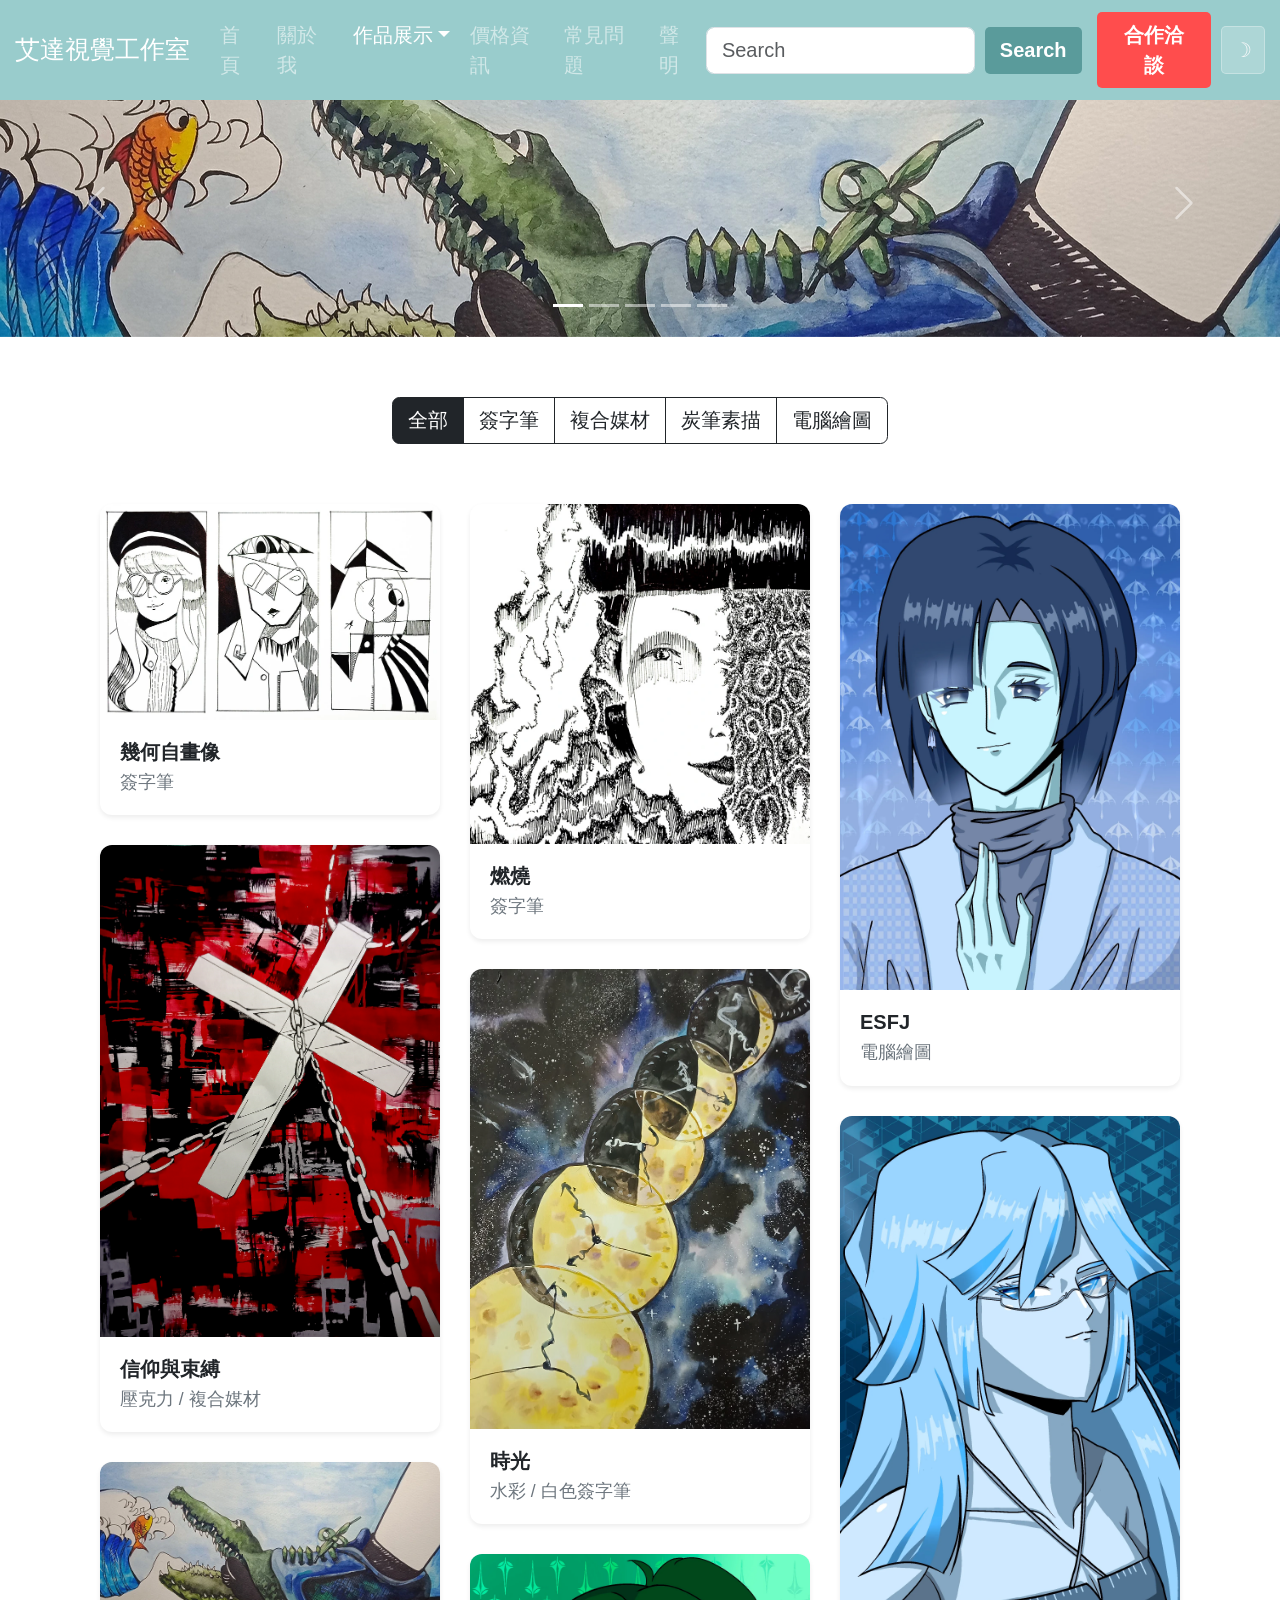
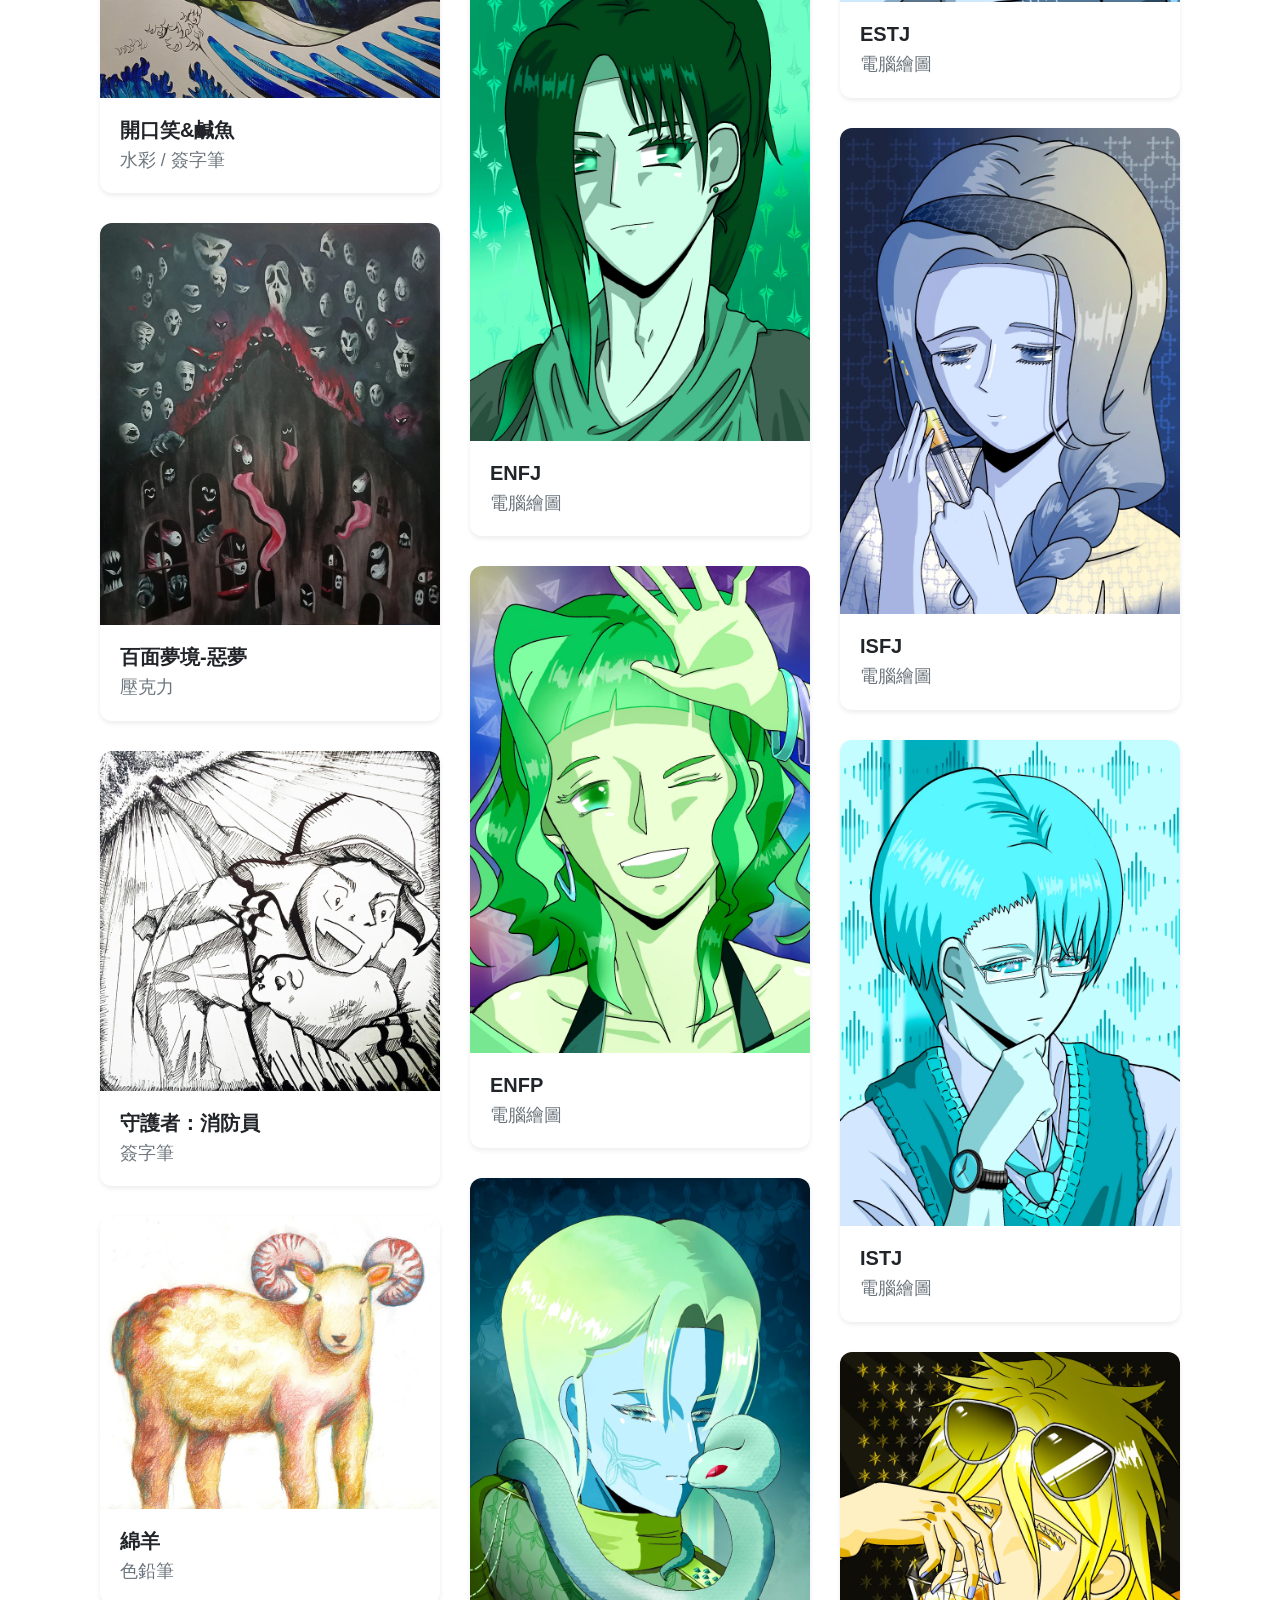
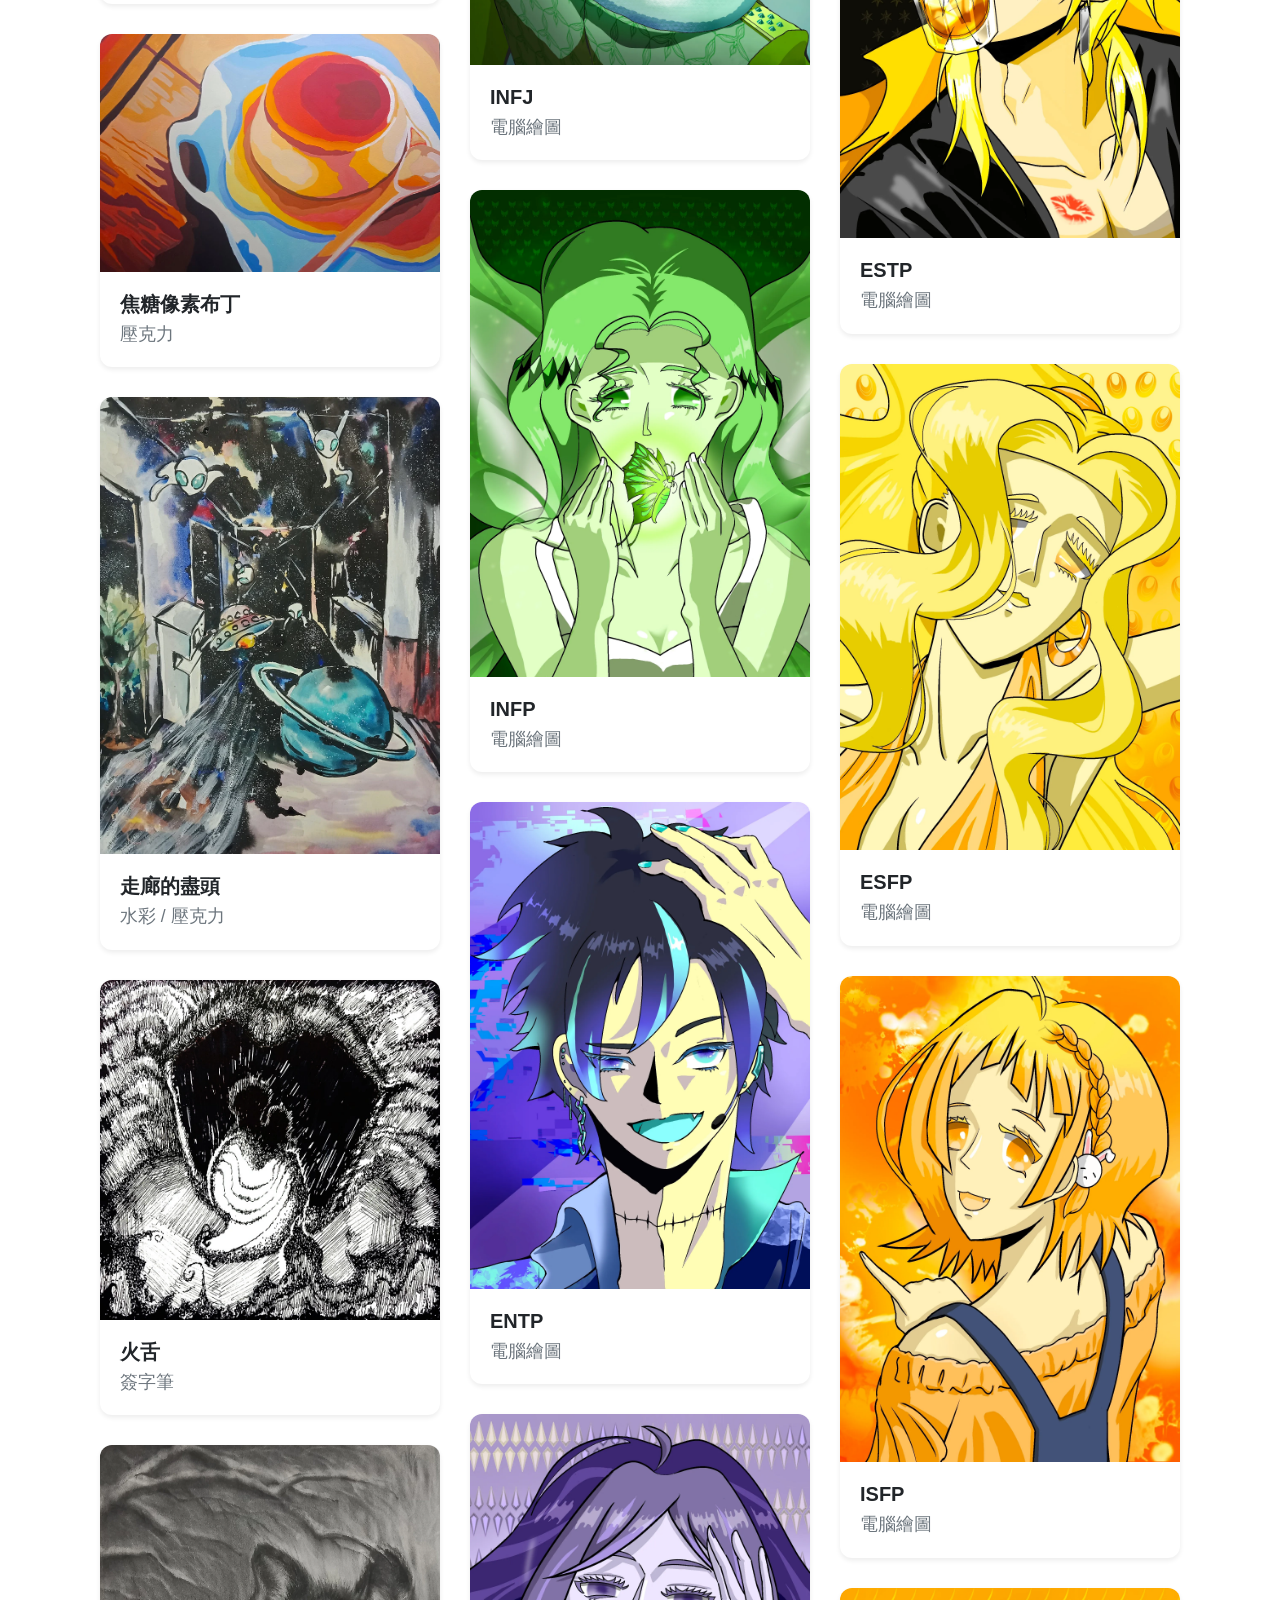
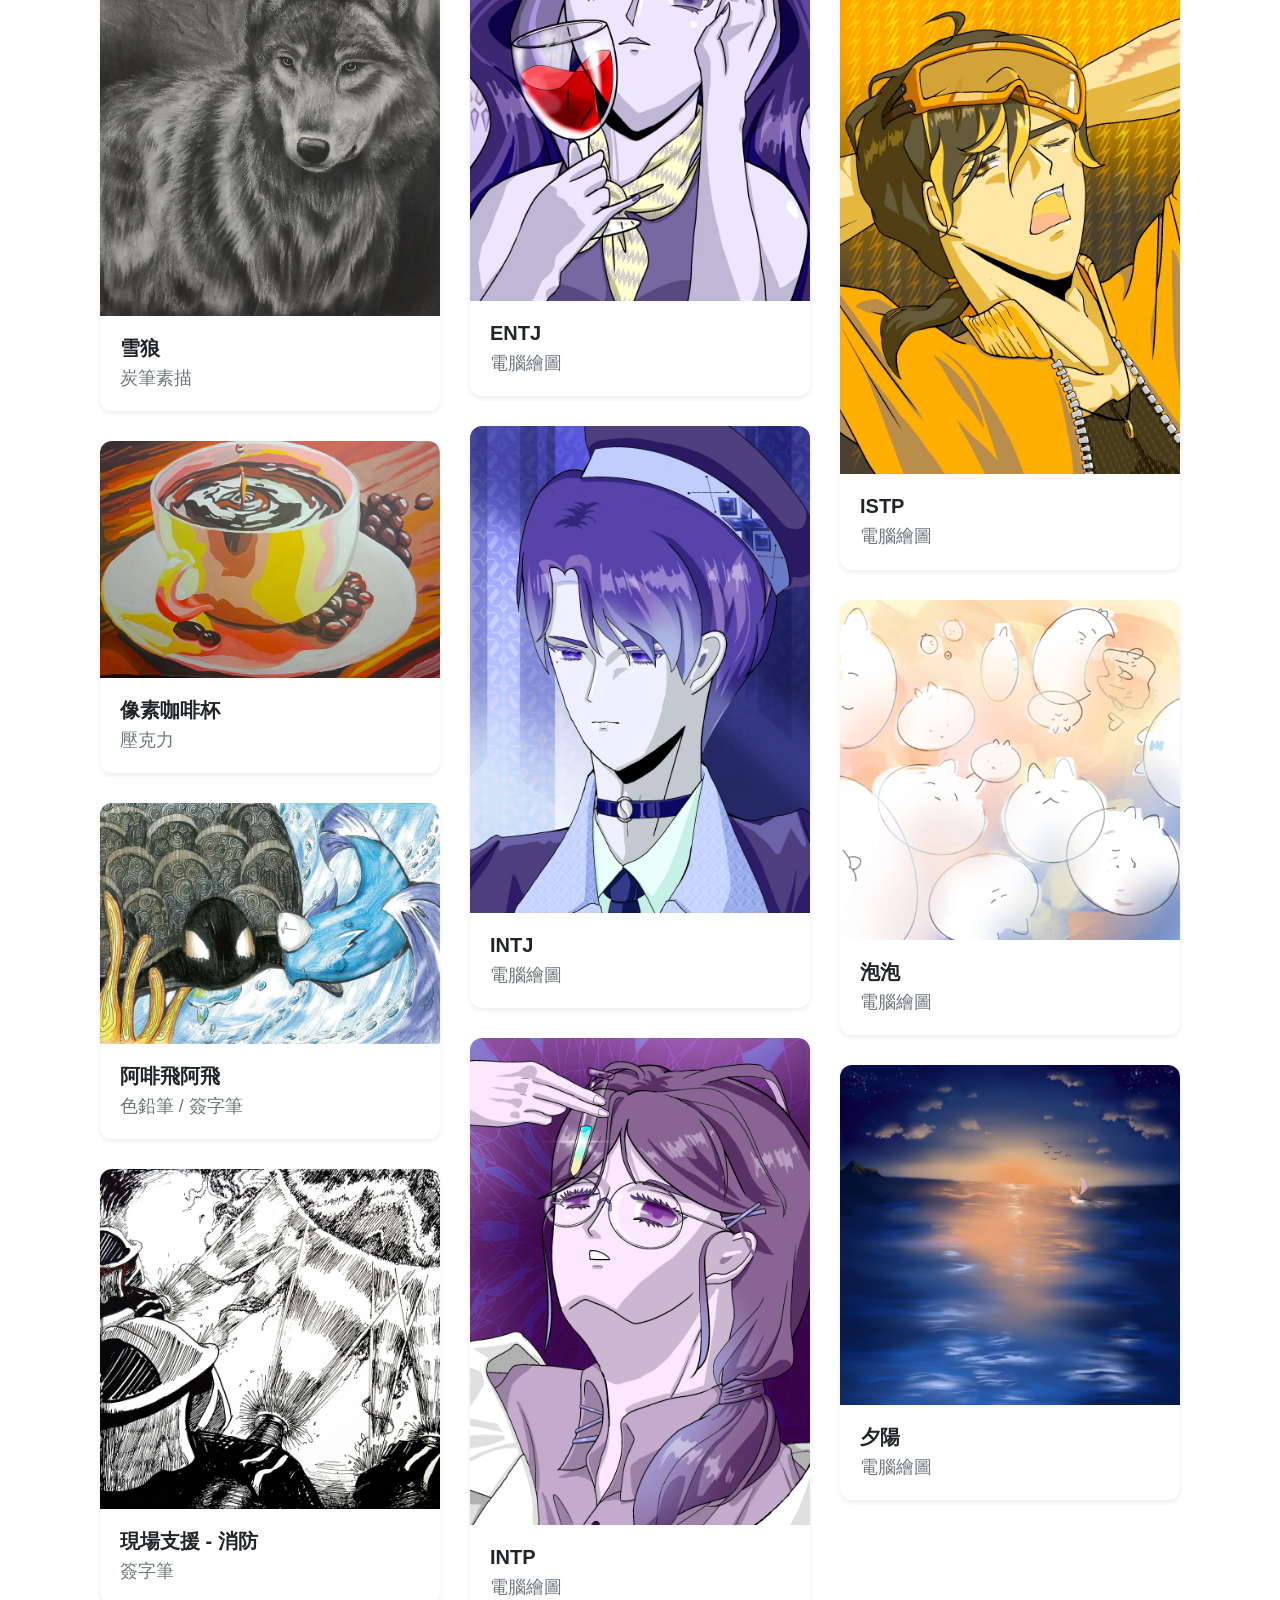
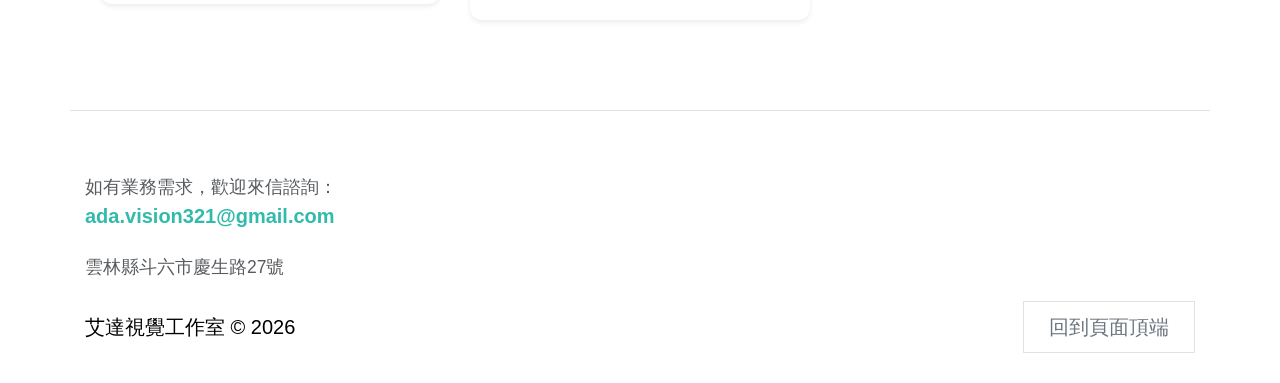
<file: handdrawn.html>
<!-- 宣告網頁文件是HTML5格 -->
<!doctype html>
<!-- 網頁所屬地區的語言 -->
<html lang="zh-Hant-TW">
  <!-- 檔頭、SEO/GEO/AEO -->
  <head>
    <!-- 文字編碼 -->
    <meta charset="utf-8">
    <!-- RWD響應式網站 -->
    <meta name="viewport" content="width=device-width, initial-scale=1">
    <!-- 網站作者擁有者、品牌名稱 -->
    <meta name="author" content="艾達視覺工作室">
    <!-- 網頁描述，網頁內容濃縮，可透過ChatGPT協助生成 -->
    <meta name="description" content="艾達視覺工作室素描作品展示，包含人物素描、動物素描、靜物素描與場景速寫，呈現細膩線條與光影層次的藝術創作。">
    <!-- 網頁編輯器 -->
    <meta name="generator" content="Visual Studio Code">
    <!-- 網頁關鍵字，網頁內容，可透過ChatGPT協助生成 -->
    <meta name="keywords" content="艾達視覺工作室, 作品集, 素描作品, 炭筆素描">
    <!-- favicon品牌Logo -->
    <link rel="shortcut icon" href="favicon.ico" type="image/x-icon">           
    <link rel="icon" href="/favicon.ico" type="image/x-icon">
    <!-- 舊版icon置入:<link rel="shortcut icon" href="/favicon.ico" type="image/x-icon"> -->
    <!-- 網頁標題，包含網站名稱和網頁名稱 -->
    <title>艾達視覺工作室-手繪作品</title>
    <!-- Bootsrap雲端CSS外部檔 -->
    <link href="https://cdn.jsdelivr.net/npm/bootstrap@5.3.8/dist/css/bootstrap.min.css" rel="stylesheet" integrity="sha384-sRIl4kxILFvY47J16cr9ZwB07vP4J8+LH7qKQnuqkuIAvNWLzeN8tE5YBujZqJLB" crossorigin="anonymous">
    <!-- 自訂的CSS -->
    <link rel="stylesheet" href="css/custom.css">  
    <!-- GA追蹤碼 -->
    <script async src="https://www.googletagmanager.com/gtag/js?id=G-YBYVP5DZXG"></script>
    <script>
      window.dataLayer = window.dataLayer || [];
      function gtag(){dataLayer.push(arguments);}
      gtag('js', new Date());

      gtag('config', 'G-YBYVP5DZXG');
    </script>


  </head>
  <!-- 網頁文本 -->
  <body class="bg-color-brown">
    <!-- 首頁 -->
    <header class="fixed-top">
      <nav class="navbar navbar-expand-lg bg-dark navbar-dark">
        <div class="container-fluid">
          <a class="navbar-brand" href="index.html">艾達視覺工作室</a>
          <button class="navbar-toggler" type="button" data-bs-toggle="collapse" data-bs-target="#navbarSupportedContent" aria-controls="navbarSupportedContent" aria-expanded="false" aria-label="Toggle navigation">
            <span class="navbar-toggler-icon"></span>
          </button>
          <div class="collapse navbar-collapse" id="navbarSupportedContent">
            <ul class="navbar-nav me-auto mb-2 mb-lg-0">
              <li class="nav-item">
                <a class="nav-link" href="index.html">首頁</a>
              </li class="nav-item">
              <li class="nav-item">
                <a class="nav-link" href="about.html">關於我</a>
              </li>
              <li class="nav-item">
              <li class="nav-item dropdown">
                <a class="nav-link active dropdown-toggle" aria-current="page" href="work.html" role="button" data-bs-toggle="dropdown" aria-expanded="false">作品展示</a>
                <ul class="dropdown-menu">
                  <li><a class="dropdown-item" href="handdrawn.html">手繪作品</a></li>
                  <li><a class="dropdown-item" href="design.html">平面設計</a></li>
                  <li><a class="dropdown-item" href="3d-works.html">3D建模</a></li>                  
                  <li><a class="dropdown-item" href="photo.html">攝影作品</a></li>
                  <li><a class="dropdown-item" href="ui.html">UI設計</a></li>
                  <li><a class="dropdown-item" href="show.html">展覽</a></li>
                </ul>
              </li>
              <li class="nav-item">
                <a class="nav-link" href="price.html">價格資訊</a>
              </li>
              <li class="nav-item">
                <!-- <a class="nav-link" href="case.php">接案留言</a> -->
              </li>
              <li class="nav-item">
                <a class="nav-link" href="faq.html">常見問題</a>
              </li>
              <li class="nav-item">
                <a class="nav-link" href="copyright.html">聲明</a>
              </li>                
            </ul>
            <form class="d-flex" role="search">
              <input class="form-control me-2" type="search" placeholder="Search" aria-label="Search"/>
              <button class="btn btn-outline-success" type="submit">Search</button>
            </form>
              <li class="nav-item" style="list-style: none;">
                  <a class="nav-link nav-btn-collab" href="https://forms.gle/zsxubBRFcvQ171bi7" target="_blank">合作洽談</a>
              </li>      
            <button id="darkModeToggle" class="btn btn-outline-light ms-2 dark-mode-toggle">☽</button>
          </div>
        </div>
      </nav>

    </header>
    <main>
      <!-- 輪播圖外層 -->
      <div id="carouselExampleIndicators" class="carousel slide" data-bs-ride="carousel" data-bs-interval="3000">
        <!-- 指示器 -->
        <div class="carousel-indicators">
          <button type="button" data-bs-target="#carouselExampleIndicators" data-bs-slide-to="0" class="active" aria-current="true" aria-label="Slide 1"></button>
          <button type="button" data-bs-target="#carouselExampleIndicators" data-bs-slide-to="1" aria-label="Slide 2"></button>
          <button type="button" data-bs-target="#carouselExampleIndicators" data-bs-slide-to="2" aria-label="Slide 3"></button>
          <button type="button" data-bs-target="#carouselExampleIndicators" data-bs-slide-to="3" aria-label="Slide 4"></button>
          <button type="button" data-bs-target="#carouselExampleIndicators" data-bs-slide-to="4" aria-label="Slide 5"></button>
        </div>
        <!-- 輪播圖片 -->
        <div class="carousel-inner">
          <div class="carousel-item active">
            <img src="images/index/cloth-shoe-crocodile.webp" class="d-block w-100" alt="開口笑的布鞋變成鱷魚捕食小金魚" title="開口笑的布鞋變成鱷魚捕食小金魚" aria-label="開口笑的布鞋變成鱷魚捕食小金魚">
          </div>
          <div class="carousel-item">
            <img src="images/index/flybird-night.webp" class="d-block w-100" alt="虹彩色翅膀的小鳥在夜晚飛翔" title="虹彩色翅膀的小鳥在夜晚飛翔" aria-label="虹彩色翅膀的小鳥在夜晚飛翔">
          </div>
          <div class="carousel-item">
            <img src="images/index/Animal-eye-sketch.webp" class="d-block w-100" alt="獸眼在凝視你，素描" title="獸眼在凝視你，素描" aria-label="獸眼在凝視你，素描">
          </div>
          <div class="carousel-item">
            <img src="images/index/woman-canvas.webp" class="d-block w-100" alt="一張畫布呈現出女人在夕陽的海邊" title="一張畫布呈現出女人在夕陽的海邊" aria-label="一張畫布呈現出女人在夕陽的海邊">
          </div>
          <div class="carousel-item">
            <img src="images/index/fish-diver.webp" class="d-block w-100" alt="潛水員穿透魚尾進入另一個水域" title="潛水員穿透魚尾進入另一個水域" aria-label="潛水員穿透魚尾進入另一個水域">
          </div>
        </div>
        <!-- 控制器 -->
        <button class="carousel-control-prev" type="button" data-bs-target="#carouselExampleIndicators" data-bs-slide="prev">
          <span class="carousel-control-prev-icon" aria-hidden="true"></span>
          <span class="visually-hidden">Previous</span>
        </button>
        <button class="carousel-control-next" type="button" data-bs-target="#carouselExampleIndicators" data-bs-slide="next">
          <span class="carousel-control-next-icon" aria-hidden="true"></span>
          <span class="visually-hidden">Next</span>
        </button>
      </div>
      <div class="container mt-5">
        <div class="container text-center mb-5">
            <div class="btn-group" role="group">
                <button type="button" class="btn btn-outline-dark active">全部</button>
                <button type="button" class="btn btn-outline-dark">簽字筆</button>
                <button type="button" class="btn btn-outline-dark">複合媒材</button>
                <button type="button" class="btn btn-outline-dark">炭筆素描</button>
                <button type="button" class="btn btn-outline-dark">電腦繪圖</button>
            </div>
        </div>
        <div class="container mt-5">
          <div class="masonry-container">
            <div class="masonry-item" data-category="pen" style="order: 1;">
              <div class="card border-0 shadow-sm service-card">
                <img src="images/work/handdrawn/Signature-pen-creation-self-portrait.webp" class="masonry-img product-img" alt="自畫像，簽字筆" title="自畫像，簽字筆" aria-label="自畫像，簽字筆">
                <div class="card-body p-3">
                  <h6 class="fw-bold mb-1">幾何自畫像</h6>
                  <p class="text-secondary small mb-0">簽字筆</p>
                </div>
              </div>
            </div>
            <div class="masonry-item" data-category="mixed" style="order: 2;">
              <div class="card border-0 shadow-sm service-card">
                <img src="images/work/handdrawn/cross.jpg" class="masonry-img product-img" alt="黑紅相間襯托出白色的十字架，壓克力" title="黑紅相間襯托出白色的十字架，壓克力" aria-label="黑紅相間襯托出白色的十字架，壓克力">
                <div class="card-body p-3">
                  <h6 class="fw-bold mb-1">信仰與束縛</h6>
                  <p class="text-secondary small mb-0">壓克力 / 複合媒材</p>
                </div>
              </div>
            </div>

            <div class="masonry-item" data-category="mixed" style="order: 3;">
              <div class="card border-0 shadow-sm service-card">
                <img src="images/work/handdrawn/cloth-shoe-crocodile.webp" class="masonry-img product-img" alt="開口笑的布鞋變成鱷魚，要吃掉鹹魚" title="開口笑的布鞋變成鱷魚，要吃掉鹹魚" aria-label="開口笑的布鞋變成鱷魚，要吃掉鹹魚">
                <div class="card-body p-3">
                  <h6 class="fw-bold mb-1">開口笑&鹹魚</h6>
                  <p class="text-secondary small mb-0">水彩 / 簽字筆</p>
                </div>
              </div>
            </div>

            <div class="masonry-item" data-category="mixed" style="order: 4;">
              <div class="card border-0 shadow-sm service-card">
                <img src="images/work/handdrawn/Dreamlike-Acrylic-Creation.webp" class="masonry-img product-img" alt="懸崖上佈滿面具、舌頭，是一場惡夢，壓克力" title="懸崖上佈滿面具、舌頭，是一場惡夢，壓克力" aria-label="懸崖上佈滿面具、舌頭，是一場惡夢，壓克力">
                <div class="card-body p-3">
                  <h6 class="fw-bold mb-1">百面夢境-惡夢</h6>
                  <p class="text-secondary small mb-0">壓克力</p>
                </div>
              </div>
            </div>

            <div class="masonry-item" data-category="pen" style="order: 5;">
              <div class="card border-0 shadow-sm service-card">
                <img src="images/work/handdrawn/Signature-pen-creation-firefighter-dog.webp" class="masonry-img product-img" alt="消防員手抱小狗衝出火場" title="消防員手抱小狗衝出火場" aria-label="消防員手抱小狗衝出火場">
                <div class="card-body p-3">
                  <h6 class="fw-bold mb-1">守護者：消防員</h6>
                  <p class="text-secondary small mb-0">簽字筆</p>
                </div>
              </div>
            </div>

            <div class="masonry-item" data-category="mixed" style="order: 6;">
              <div class="card border-0 shadow-sm service-card">
                <img src="images/work/handdrawn/sheep.webp" class="masonry-img product-img" alt="綿羊靜靜看著你，色鉛筆" title="綿羊靜靜看著你，色鉛筆" aria-label="綿羊靜靜看著你，色鉛筆">
                <div class="card-body p-3">
                  <h6 class="fw-bold mb-1">綿羊</h6>
                  <p class="text-secondary small mb-0">色鉛筆</p>
                </div>
              </div>
            </div>

            <div class="masonry-item" data-category="mixed" style="order: 7;">
              <div class="card border-0 shadow-sm service-card">
                <img src="images/work/handdrawn/pudding-pixels.webp" class="masonry-img product-img" alt="像素風格-布丁，壓克力" title="像素風格-布丁，壓克力" aria-label="像素風格-布丁，壓克力">
                <div class="card-body p-3">
                  <h6 class="fw-bold mb-1">焦糖像素布丁</h6>
                  <p class="text-secondary small mb-0">壓克力</p>
                </div>
              </div>
            </div>

            <div class="masonry-item" data-category="mixed" style="order: 8;">
              <div class="card border-0 shadow-sm service-card">
                <img src="images/work/handdrawn/school-universe.webp" class="masonry-img product-img" alt="通往宇宙的學校走廊，複合媒材" title="通往宇宙的學校走廊，複合媒材" aria-label="通往宇宙的學校走廊，複合媒材">
                <div class="card-body p-3">
                  <h6 class="fw-bold mb-1">走廊的盡頭</h6>
                  <p class="text-secondary small mb-0">水彩 / 壓克力</p>
                </div>
              </div>
            </div>
            <div class="masonry-item" data-category="pen" style="order: 9;">
              <div class="card border-0 shadow-sm service-card">
                <img src="images/work/handdrawn/Signature-pen-creation-fire-mouth.webp" class="masonry-img product-img" alt="火焰如舌頭般席捲一切，簽字筆" title="火焰如舌頭般席捲一切，簽字筆" aria-label="火焰如舌頭般席捲一切，簽字筆">
                <div class="card-body p-3">
                  <h6 class="fw-bold mb-1">火舌</h6>
                  <p class="text-secondary small mb-0">簽字筆</p>
                </div>
              </div>
            </div>
            <div class="masonry-item" data-category="sketch" style="order: 10;">
              <div class="card border-0 shadow-sm service-card">
                <img src="images/work/handdrawn/Wolf-sketch-charcoal.webp" class="masonry-img product-img" alt="雪地中的狼，炭筆素描" title="雪地中的狼，炭筆素描" aria-label="雪地中的狼，炭筆素描">
                <div class="card-body p-3">
                  <h6 class="fw-bold mb-1">雪狼</h6>
                  <p class="text-secondary small mb-0">炭筆素描</p>
                </div>
              </div>
            </div>
            <div class="masonry-item" data-category="mixed" style="order: 11;">
              <div class="card border-0 shadow-sm service-card">
                <img src="images/work/handdrawn/Coffee-pixel-drawing.webp" class="masonry-img product-img" alt="像素風格-咖啡，壓克力" title="像素風格-咖啡，壓克力" aria-label="像素風格-咖啡，壓克力">
                <div class="card-body p-3">
                  <h6 class="fw-bold mb-1">像素咖啡杯</h6>
                  <p class="text-secondary small mb-0">壓克力</p>
                </div>
              </div>
            </div>
            <div class="masonry-item" data-category="mixed" style="order: 12;">
              <div class="card border-0 shadow-sm service-card">
                <img src="images/work/handdrawn/Ocean-World-Picture-Book-Turtle-and-Flying-Fish.webp" class="masonry-img product-img" alt="飛魚遇見一個巨大海龜並且嚇一跳，複合媒材繪本" title="飛魚遇見一個巨大海龜並且嚇一跳，複合媒材繪本" aria-label="飛魚遇見一個巨大海龜並且嚇一跳，複合媒材繪本">
                <div class="card-body p-3">
                  <h6 class="fw-bold mb-1">阿啡飛阿飛</h6>
                  <p class="text-secondary small mb-0">色鉛筆 / 簽字筆</p>
                </div>
              </div>
            </div>
            <div class="masonry-item" data-category="pen" style="order: 13;">
              <div class="card border-0 shadow-sm service-card">
                <img src="images/work/handdrawn/Signature-pen-creation-fire.webp" class="masonry-img product-img" alt="消防員前往火場灑水救火" title="消防員前往火場灑水救火" aria-label="消防員前往火場灑水救火">
                <div class="card-body p-3">
                  <h6 class="fw-bold mb-1">現場支援 - 消防</h6>
                  <p class="text-secondary small mb-0">簽字筆</p>
                </div>
              </div>
            </div>
            <div class="masonry-item" data-category="pen" style="order: 14;">
              <div class="card border-0 shadow-sm service-card">
                <img src="images/work/handdrawn/Signature-pen-creation-fire-woman.webp" class="masonry-img product-img" alt="女人的臉被火焰燃燒，簽字筆" title="女人的臉被火焰燃燒，簽字筆" aria-label="女人的臉被火焰燃燒，簽字筆">
                <div class="card-body p-3">
                  <h6 class="fw-bold mb-1">燃燒</h6>
                  <p class="text-secondary small mb-0">簽字筆</p>
                </div>
              </div>
            </div>
            <div class="masonry-item" data-category="mixed" style="order: 15;">
              <div class="card border-0 shadow-sm service-card">
                <img src="images/work/handdrawn/time-moon.webp" class="masonry-img product-img" alt="月亮行進過程=時間，複合媒材" title="月亮行進過程=時間，複合媒材" aria-label="月亮行進過程=時間，複合媒材">
                <div class="card-body p-3">
                  <h6 class="fw-bold mb-1">時光</h6>
                  <p class="text-secondary small mb-0">水彩 / 白色簽字筆</p>
                </div>
              </div>
            </div>
            <div class="masonry-item" data-category="computer graphics" style="order: 16;">
              <div class="card border-0 shadow-sm service-card">
                <img src="images/work/handdrawn/Enfj_.webp" class="masonry-img product-img" alt="enfj，綠色單馬尾男性" title="enfj，綠色單馬尾男性" aria-label="enfj，綠色單馬尾男性">
                <div class="card-body p-3">
                  <h6 class="fw-bold mb-1">ENFJ</h6>
                  <p class="text-secondary small mb-0">電腦繪圖</p>
                </div>
              </div>
            </div>  
            <div class="masonry-item" data-category="computer graphics" style="order: 17;">
              <div class="card border-0 shadow-sm service-card">
                <img src="images/work/handdrawn/Enfp_.webp" class="masonry-img product-img" alt="enfP，綠色短捲髮女性，手帶手鐲" title="enfP，綠色短捲髮女性，手帶手鐲" aria-label="mbti-enfP，綠色短捲髮女性，手帶手鐲">
                <div class="card-body p-3">
                  <h6 class="fw-bold mb-1">ENFP</h6>
                  <p class="text-secondary small mb-0">電腦繪圖</p>
                </div>
              </div>
            </div>
            <div class="masonry-item" data-category="computer graphics" style="order: 18;">
              <div class="card border-0 shadow-sm service-card">
                <img src="images/work/handdrawn/Infj_.webp" class="masonry-img product-img" alt="infj，淺綠色直長髮男性，脖子環繞淺綠色的蛇" title="infj，淺綠色直長髮男性，脖子環繞淺綠色的蛇" aria-label="infj，淺綠色直長髮男性，脖子環繞淺綠色的蛇">
                <div class="card-body p-3">
                  <h6 class="fw-bold mb-1">INFJ</h6>
                  <p class="text-secondary small mb-0">電腦繪圖</p>
                </div>
              </div>
            </div>
            <div class="masonry-item" data-category="computer graphics" style="order: 19;">
              <div class="card border-0 shadow-sm service-card">
                <img src="images/work/handdrawn/Infp_.webp" class="masonry-img product-img" alt="infP，綠色直捲髮女性，手捧著綠色蝴蝶" title="infP，綠色直捲髮女性，手捧著綠色蝴蝶" aria-label="infP，綠色直捲髮女性，手捧著綠色蝴蝶">
                <div class="card-body p-3">
                  <h6 class="fw-bold mb-1">INFP</h6>
                  <p class="text-secondary small mb-0">電腦繪圖</p>
                </div>
              </div>
            </div>
            <div class="masonry-item" data-category="computer graphics" style="order: 20;">
              <div class="card border-0 shadow-sm service-card">
                <img src="images/work/handdrawn/Entp_.webp" class="masonry-img product-img" alt="entp，藍紫色挑染短髮男性，帶耳麥" title="entp，藍紫色挑染短髮男性，帶耳麥" aria-label="entp，藍紫色挑染短髮男性，帶耳麥">
                <div class="card-body p-3">
                  <h6 class="fw-bold mb-1">ENTP</h6>
                  <p class="text-secondary small mb-0">電腦繪圖</p>
                </div>
              </div>
            </div>
            <div class="masonry-item" data-category="computer graphics" style="order: 21;">
              <div class="card border-0 shadow-sm service-card">
                <img src="images/work/handdrawn/Entj_.webp" class="masonry-img product-img" alt="entj，深紫色大波浪長髮女性，手拿紅酒杯" title="entj，深紫色大波浪長髮女性，手拿紅酒杯" aria-label="entj，深紫色大波浪長髮女性，手拿紅酒杯">
                <div class="card-body p-3">
                  <h6 class="fw-bold mb-1">ENTJ</h6>
                  <p class="text-secondary small mb-0">電腦繪圖</p>
                </div>
              </div>
            </div>            
            <div class="masonry-item" data-category="computer graphics" style="order: 22;">
              <div class="card border-0 shadow-sm service-card">
                <img src="images/work/handdrawn/Intj_.webp" class="masonry-img product-img" alt="intj，紫色直短髮男性，頭戴軍帽" title="intj，紫色直短髮男性，頭戴軍帽" aria-label="intj，紫色直短髮男性，頭戴軍帽">
                <div class="card-body p-3">
                  <h6 class="fw-bold mb-1">INTJ</h6>
                  <p class="text-secondary small mb-0">電腦繪圖</p>
                </div>
              </div>
            </div>            
            <div class="masonry-item" data-category="computer graphics" style="order: 23;">
              <div class="card border-0 shadow-sm service-card">
                <img src="images/work/handdrawn/Intp_.webp" class="masonry-img product-img" alt="intp，紫色低馬尾女性，手拿試管" title="intp，紫色低馬尾女性，手拿試管" aria-label="intp，紫色低馬尾女性，手拿試管">
                <div class="card-body p-3">
                  <h6 class="fw-bold mb-1">INTP</h6>
                  <p class="text-secondary small mb-0">電腦繪圖</p>
                </div>
              </div>
            </div>   
            <div class="masonry-item" data-category="computer graphics" style="order: 24;">
              <div class="card border-0 shadow-sm service-card">
                <img src="images/work/handdrawn/Esfj_.webp" class="masonry-img product-img" alt="esfj，深藍色短髮男性，耳帶傘型耳環" title="esfj，深藍色短髮男性，耳帶傘型耳環" aria-label="esfj，深藍色短髮男性，耳帶傘型耳環">
                <div class="card-body p-3">
                  <h6 class="fw-bold mb-1">ESFJ</h6>
                  <p class="text-secondary small mb-0">電腦繪圖</p>
                </div>
              </div>
            </div>   
            <div class="masonry-item" data-category="computer graphics" style="order: 25;">
              <div class="card border-0 shadow-sm service-card">
                <img src="images/work/handdrawn/Estj_.webp" class="masonry-img product-img" alt="estj，淺藍色長直髮女性，帶圓框眼鏡" title="estj，淺藍色長直髮女性，帶圓框眼鏡" aria-label="estj，淺藍色長直髮女性，帶圓框眼鏡">
                <div class="card-body p-3">
                  <h6 class="fw-bold mb-1">ESTJ</h6>
                  <p class="text-secondary small mb-0">電腦繪圖</p>
                </div>
              </div>
            </div>  
            <div class="masonry-item" data-category="computer graphics" style="order: 26;">
              <div class="card border-0 shadow-sm service-card">
                <img src="images/work/handdrawn/Isfj_.webp" class="masonry-img product-img" alt="isfj，淺藍色辮子女性，手拿針管" title="isfj，淺藍色辮子女性，手拿針管" aria-label="isfj，淺藍色辮子女性，手拿針管">
                <div class="card-body p-3">
                  <h6 class="fw-bold mb-1">ISFJ</h6>
                  <p class="text-secondary small mb-0">電腦繪圖</p>
                </div>
              </div>
            </div>  
            <div class="masonry-item" data-category="computer graphics" style="order: 27;">
              <div class="card border-0 shadow-sm service-card">
                <img src="images/work/handdrawn/Istj_.webp" class="masonry-img product-img" alt="istj，水藍色短髮男性，手帶手錶" title="istj，水藍色短髮男性，手帶手錶" aria-label="istj，水藍色短髮男性，手帶手錶">
                <div class="card-body p-3">
                  <h6 class="fw-bold mb-1">ISTJ</h6>
                  <p class="text-secondary small mb-0">電腦繪圖</p>
                </div>
              </div>
            </div>  
            <div class="masonry-item" data-category="computer graphics" style="order: 28;">
              <div class="card border-0 shadow-sm service-card">
                <img src="images/work/handdrawn/Estp_.webp" class="masonry-img product-img" alt="estp，黃色中長髮男性，手拿酒杯" title="estp，黃色中長髮男性，手拿酒杯" aria-label="estp，黃色中長髮男性，手拿酒杯">
                <div class="card-body p-3">
                  <h6 class="fw-bold mb-1">ESTP</h6>
                  <p class="text-secondary small mb-0">電腦繪圖</p>
                </div>
              </div>
            </div>  
            <div class="masonry-item" data-category="computer graphics" style="order: 29;">
              <div class="card border-0 shadow-sm service-card">
                <img src="images/work/handdrawn/Esfp_.webp" class="masonry-img product-img" alt="esfp，黃色波浪高馬尾女性，耳帶圓環耳環" title="esfp，黃色波浪高馬尾女性，耳帶圓環耳環" aria-label="esfp，黃色波浪高馬尾女性，耳帶圓環耳環">
                <div class="card-body p-3">
                  <h6 class="fw-bold mb-1">ESFP</h6>
                  <p class="text-secondary small mb-0">電腦繪圖</p>
                </div>
              </div>
            </div>  
            <div class="masonry-item" data-category="computer graphics" style="order: 30;">
              <div class="card border-0 shadow-sm service-card">
                <img src="images/work/handdrawn/Isfp.webp" class="masonry-img product-img" alt="isfp，橘黃色短髮女性，頭帶兔子髮夾" title="isfp，橘黃色短髮女性，頭帶兔子髮夾" aria-label="isfp，橘黃色短髮女性，頭帶兔子髮夾">
                <div class="card-body p-3">
                  <h6 class="fw-bold mb-1">ISFP</h6>
                  <p class="text-secondary small mb-0">電腦繪圖</p>
                </div>
              </div>
            </div>  
            <div class="masonry-item" data-category="computer graphics" style="order: 31;">
              <div class="card border-0 shadow-sm service-card">
                <img src="images/work/handdrawn/Istp.webp" class="masonry-img product-img" alt="istp，棕色低馬尾男性，頭帶護目鏡" title="istp，棕色低馬尾男性，頭帶護目鏡" aria-label="istp，棕色低馬尾男性，頭帶護目鏡">
                <div class="card-body p-3">
                  <h6 class="fw-bold mb-1">ISTP</h6>
                  <p class="text-secondary small mb-0">電腦繪圖</p>
                </div>
              </div>
            </div>
            <div class="masonry-item" data-category="computer graphics" style="order: 31;">
              <div class="card border-0 shadow-sm service-card">
                <img src="images/work/handdrawn/cute-mascot.webp" class="masonry-img product-img" alt="泡泡擬人化" title="泡泡擬人化" aria-label="泡泡擬人化">
                <div class="card-body p-3">
                  <h6 class="fw-bold mb-1">泡泡</h6>
                  <p class="text-secondary small mb-0">電腦繪圖</p>
                </div>
              </div>
            </div>
            <div class="masonry-item" data-category="computer graphics" style="order: 31;">
              <div class="card border-0 shadow-sm service-card">
                <img src="images/work/handdrawn/sunset.webp" class="masonry-img product-img" alt="海邊夕陽" title="海邊夕陽" aria-label="海邊夕陽">
                <div class="card-body p-3">
                  <h6 class="fw-bold mb-1">夕陽</h6>
                  <p class="text-secondary small mb-0">電腦繪圖</p>
                </div>
              </div>
            </div>            


            
          </div>
        </div>




        <!-- <hr class="card mt-5"> -->
      </div>
      <footer class="container mt-5 pt-5 pb-4 border-top">
        <div class="col-12 text-start">

          <div class="contact-email mb-3">
            <span class="text-muted small">如有業務需求，歡迎來信諮詢：</span><br>
            <a href="mailto:ada.vision321@gmail.com" class="text-decoration-none fw-bold" style="color: #32baaa;">ada.vision321@gmail.com</a>
          </div>

          <div class="contact-address mb-3">
            <span class="text-muted small">雲林縣斗六市慶生路27號</span>
          </div>

          <div class="d-flex justify-content-between align-items-center">
            <p class="mb-0">艾達視覺工作室 &copy; 2026</p>
            <p class="mb-0">
              <a href="#top" class="btn footer-top-btn">回到頁面頂端</a>
            </p>
          </div>


    </main>


    <script>
    document.addEventListener("DOMContentLoaded", function() {
        // 1. JavaScript夜間模式切換
        const toggleBtn = document.getElementById("darkModeToggle");
        if (toggleBtn) {
            toggleBtn.onclick = function() {
                document.body.classList.toggle("dark-mode");
            };
        }

        // 2. 作品過濾功能
        const filterButtons = document.querySelectorAll('.btn-group .btn');
        const portfolioItems = document.querySelectorAll('.masonry-item');

        filterButtons.forEach(button => {
            button.addEventListener('click', function() {
                // 處理按鈕高亮
                filterButtons.forEach(btn => btn.classList.remove('active'));
                this.classList.add('active');

                const selectedCategoryName = this.textContent.trim();
                const targetTag = getCategoryTag(selectedCategoryName);

                portfolioItems.forEach(item => {
                    const itemCategory = item.getAttribute('data-category');
                    
                    if (selectedCategoryName === "全部" || itemCategory === targetTag) {
                        item.classList.remove('d-none');
                        item.classList.add('d-show');
                    } else {
                        item.classList.add('d-none');
                        item.classList.remove('d-show');
                    }
                });
            });
        });

        // 輔助函式：對應按鈕文字與 data-category
        function getCategoryTag(text) {
            if (text === "簽字筆") return "pen";
            if (text === "複合媒材") return "mixed";
            if (text === "炭筆素描") return "sketch";
            if (text === "電腦繪圖") return "computer graphics";
            return "";
        }
    });
    </script>


     <script src="js/script.js"></script>

    <!-- Bootstrap雲端JS外部檔 -->
    <script src="https://cdn.jsdelivr.net/npm/bootstrap@5.3.8/dist/js/bootstrap.bundle.min.js" integrity="sha384-FKyoEForCGlyvwx9Hj09JcYn3nv7wiPVlz7YYwJrWVcXK/BmnVDxM+D2scQbITxI" crossorigin="anonymous">
    </script>        
  </body>
</html>
</file>
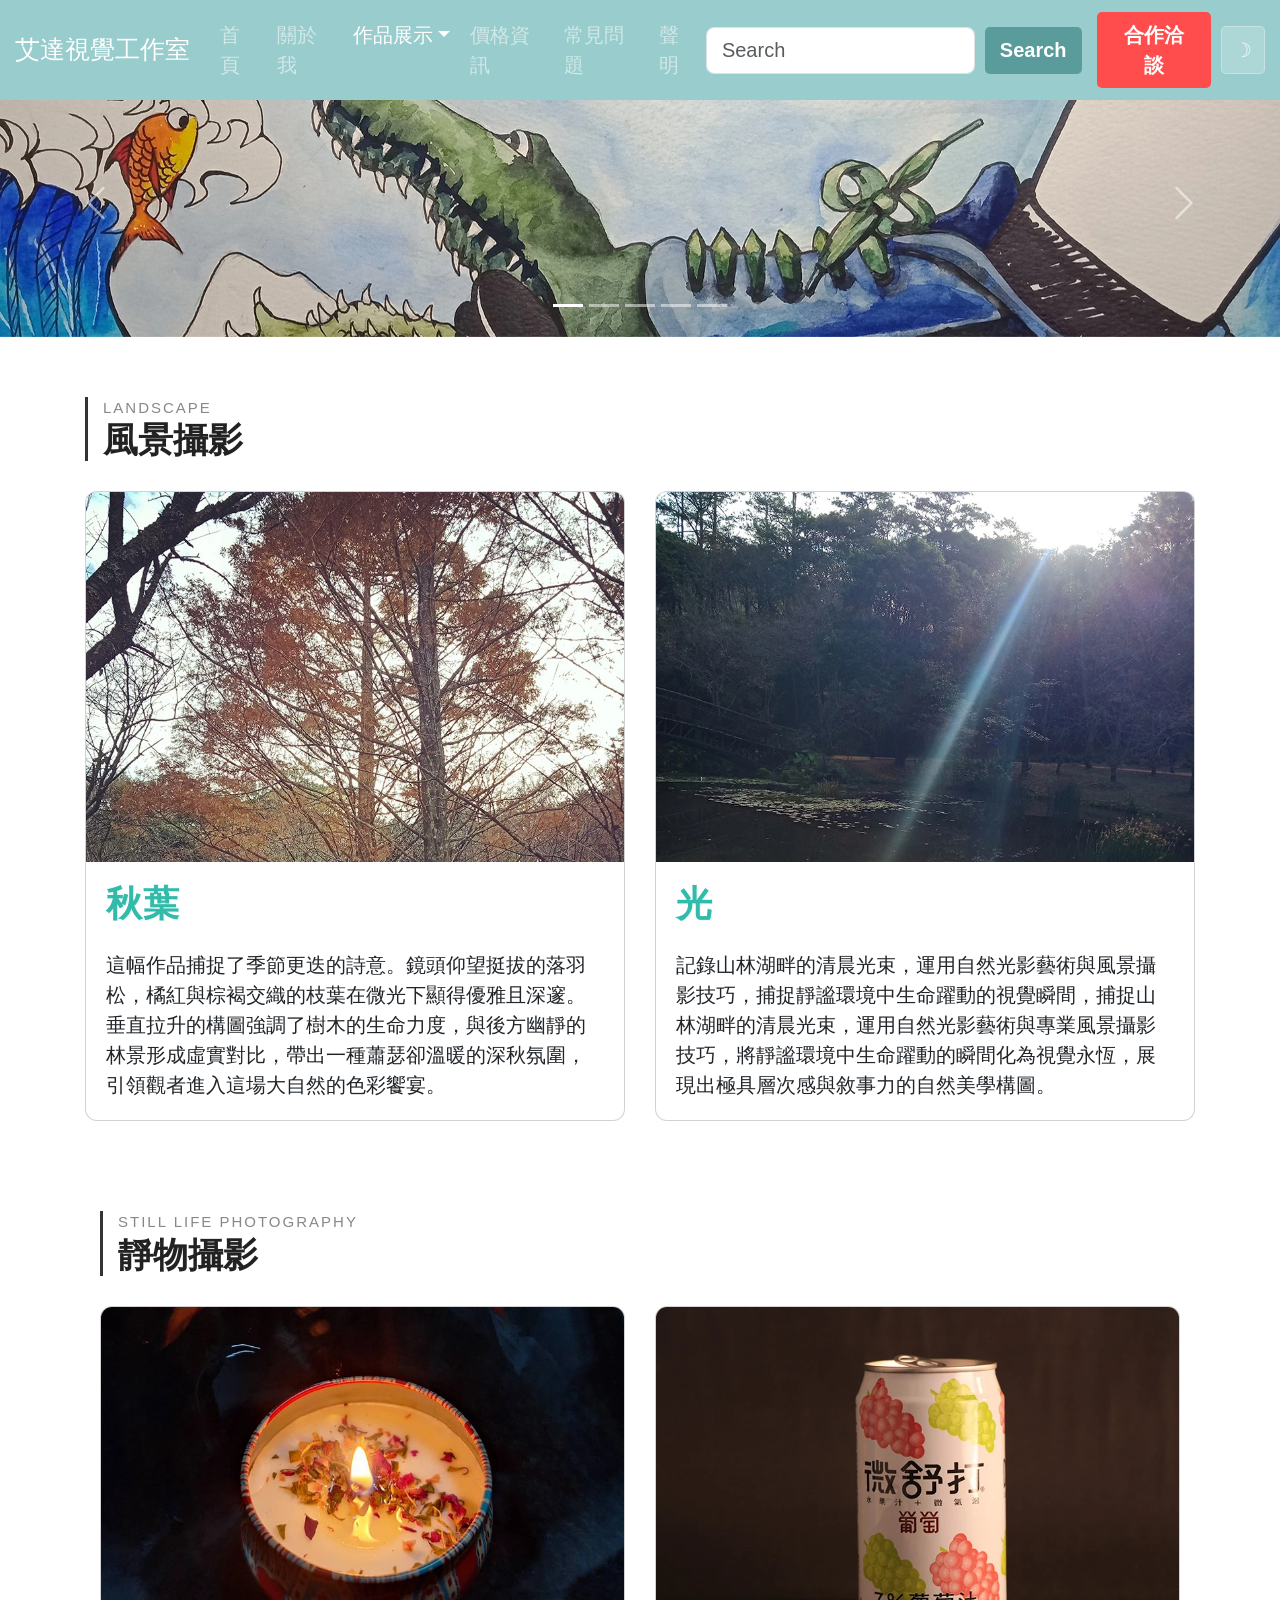
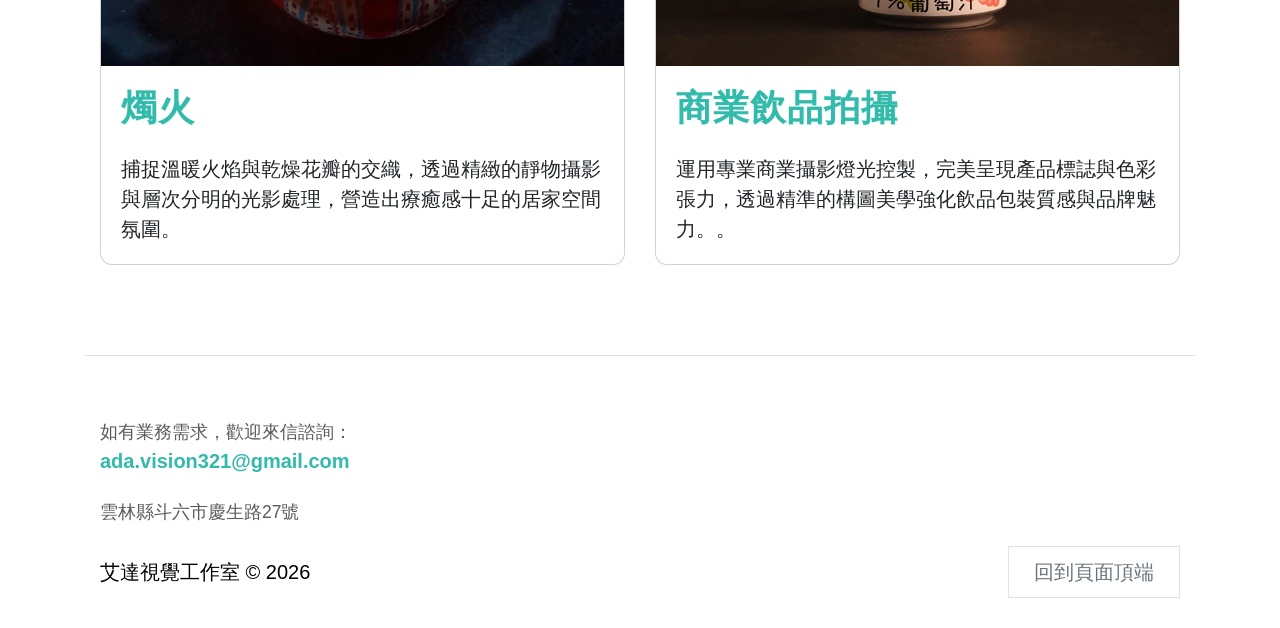
<file: photo.html>
<!-- 宣告網頁文件是HTML5格 -->
<!doctype html>
<!-- 網頁所屬地區的語言 -->
<html lang="zh-Hant-TW">
  <!-- 檔頭、SEO/GEO/AEO -->
  <head>
    <!-- 文字編碼 -->
    <meta charset="utf-8">
    <!-- RWD響應式網站 -->
    <meta name="viewport" content="width=device-width, initial-scale=1">
    <!-- 網站作者擁有者、品牌名稱 -->
    <meta name="author" content="艾達視覺工作室">
    <!-- 網頁描述，網頁內容濃縮，可透過ChatGPT協助生成 -->
    <meta name="description" content="透過鏡頭語言，呈現多樣影像創作。">
    <!-- 網頁編輯器 -->
    <meta name="generator" content="Visual Studio Code">
    <!-- 網頁關鍵字，網頁內容，可透過ChatGPT協助生成 -->
    <meta name="keywords" content="艾達視覺工作室, 作品集, 專業攝影, 商業攝影, 攝影作品集, 靜物攝影">
    <!-- favicon品牌Logo -->
    <link rel="shortcut icon" href="favicon.ico" type="image/x-icon">           
    <link rel="icon" href="/favicon.ico" type="image/x-icon">
    <!-- 舊版icon置入:<link rel="shortcut icon" href="/favicon.ico" type="image/x-icon"> -->
    <!-- 網頁標題，包含網站名稱和網頁名稱 -->
    <title>艾達視覺工作室-攝影作品</title>
    <!-- Bootsrap雲端CSS外部檔 -->
    <link href="https://cdn.jsdelivr.net/npm/bootstrap@5.3.8/dist/css/bootstrap.min.css" rel="stylesheet" integrity="sha384-sRIl4kxILFvY47J16cr9ZwB07vP4J8+LH7qKQnuqkuIAvNWLzeN8tE5YBujZqJLB" crossorigin="anonymous">
    <!-- 自訂的CSS -->
    <link rel="stylesheet" href="css/custom.css">  
    <!-- GA追蹤碼 -->
    <script async src="https://www.googletagmanager.com/gtag/js?id=G-YBYVP5DZXG"></script>
    <script>
      window.dataLayer = window.dataLayer || [];
      function gtag(){dataLayer.push(arguments);}
      gtag('js', new Date());

      gtag('config', 'G-YBYVP5DZXG');
    </script>



  </head>
  <!-- 網頁文本 -->
  <body class="bg-color-brown">
    <!-- 首頁 -->
    <header class="fixed-top">
      <nav class="navbar navbar-expand-lg bg-dark navbar-dark">
        <div class="container-fluid">
          <a class="navbar-brand" href="index.html">艾達視覺工作室</a>
          <button class="navbar-toggler" type="button" data-bs-toggle="collapse" data-bs-target="#navbarSupportedContent" aria-controls="navbarSupportedContent" aria-expanded="false" aria-label="Toggle navigation">
            <span class="navbar-toggler-icon"></span>
          </button>
          <div class="collapse navbar-collapse" id="navbarSupportedContent">
            <ul class="navbar-nav me-auto mb-2 mb-lg-0">
              <li class="nav-item">
                <a class="nav-link" href="index.html">首頁</a>
              </li class="nav-item">
              <li class="nav-item">
                <a class="nav-link" href="about.html">關於我</a>
              </li>
              <li class="nav-item">
              <li class="nav-item dropdown">
                <a class="nav-link active dropdown-toggle" aria-current="page" href="work.html" role="button" data-bs-toggle="dropdown" aria-expanded="false">作品展示</a>
                <ul class="dropdown-menu">
                  <li><a class="dropdown-item" href="handdrawn.html">手繪作品</a></li>
                  <li><a class="dropdown-item" href="design.html">平面設計</a></li>
                  <li><a class="dropdown-item" href="3d-works.html">3D建模</a></li>                  
                  <li><a class="dropdown-item" href="photo.html">攝影作品</a></li>
                  <li><a class="dropdown-item" href="ui.html">UI設計</a></li>
                  <li><a class="dropdown-item" href="show.html">展覽</a></li>
                </ul>
              </li>
              <li class="nav-item">
                <a class="nav-link" href="price.html">價格資訊</a>
              </li>
              <li class="nav-item">
                <!-- <a class="nav-link" href="case.php">接案留言</a> -->
              </li>
              <li class="nav-item">
                <a class="nav-link" href="faq.html">常見問題</a>
              </li>
              <li class="nav-item">
                <a class="nav-link" href="copyright.html">聲明</a>
              </li>                
            </ul>
            <form class="d-flex" role="search">
              <input class="form-control me-2" type="search" placeholder="Search" aria-label="Search"/>
              <button class="btn btn-outline-success" type="submit">Search</button>
            </form>
              <li class="nav-item" style="list-style: none;">
                  <a class="nav-link nav-btn-collab" href="https://forms.gle/zsxubBRFcvQ171bi7" target="_blank">合作洽談</a>
              </li>      
            <button id="darkModeToggle" class="btn btn-outline-light ms-2 dark-mode-toggle">☽</button>
          </div>
        </div>
      </nav>

    </header>
    <main>
      <!-- 輪播圖外層 -->
      <div id="carouselExampleIndicators" class="carousel slide" data-bs-ride="carousel" data-bs-interval="3000">
        <!-- 指示器 -->
        <div class="carousel-indicators">
          <button type="button" data-bs-target="#carouselExampleIndicators" data-bs-slide-to="0" class="active" aria-current="true" aria-label="Slide 1"></button>
          <button type="button" data-bs-target="#carouselExampleIndicators" data-bs-slide-to="1" aria-label="Slide 2"></button>
          <button type="button" data-bs-target="#carouselExampleIndicators" data-bs-slide-to="2" aria-label="Slide 3"></button>
          <button type="button" data-bs-target="#carouselExampleIndicators" data-bs-slide-to="3" aria-label="Slide 4"></button>
          <button type="button" data-bs-target="#carouselExampleIndicators" data-bs-slide-to="4" aria-label="Slide 5"></button>
        </div>
        <!-- 輪播圖片 -->
        <div class="carousel-inner">
          <div class="carousel-item active">
            <img src="images/index/cloth-shoe-crocodile.webp" class="d-block w-100" alt="開口笑的布鞋變成鱷魚捕食小金魚" title="開口笑的布鞋變成鱷魚捕食小金魚" aria-label="開口笑的布鞋變成鱷魚捕食小金魚">
          </div>
          <div class="carousel-item">
            <img src="images/index/flybird-night.webp" class="d-block w-100" alt="虹彩色翅膀的小鳥在夜晚飛翔" title="虹彩色翅膀的小鳥在夜晚飛翔" aria-label="虹彩色翅膀的小鳥在夜晚飛翔">
          </div>
          <div class="carousel-item">
            <img src="images/index/Animal-eye-sketch.webp" class="d-block w-100" alt="獸眼在凝視你，素描" title="獸眼在凝視你，素描" aria-label="獸眼在凝視你，素描">
          </div>
          <div class="carousel-item">
            <img src="images/index/woman-canvas.webp" class="d-block w-100" alt="一張畫布呈現出女人在夕陽的海邊" title="一張畫布呈現出女人在夕陽的海邊" aria-label="一張畫布呈現出女人在夕陽的海邊">
          </div>
          <div class="carousel-item">
            <img src="images/index/fish-diver.webp" class="d-block w-100" alt="潛水員穿透魚尾進入另一個水域" title="潛水員穿透魚尾進入另一個水域" aria-label="潛水員穿透魚尾進入另一個水域">
          </div>
        </div>
        <!-- 控制器 -->
        <button class="carousel-control-prev" type="button" data-bs-target="#carouselExampleIndicators" data-bs-slide="prev">
          <span class="carousel-control-prev-icon" aria-hidden="true"></span>
          <span class="visually-hidden">Previous</span>
        </button>
        <button class="carousel-control-next" type="button" data-bs-target="#carouselExampleIndicators" data-bs-slide="next">
          <span class="carousel-control-next-icon" aria-hidden="true"></span>
          <span class="visually-hidden">Next</span>
        </button>
      </div>
      <div class="container">
        <!-- <div class="alert alert-info mt-5" role="alert">風景</div> -->
        <div class="category-header mt-5 mb-4">
          <span class="en-title">LANDSCAPE</span>
          <h3 class="zh-title">風景攝影</h3>
        </div>        
        <div class="row">
          <div class="col-lg-6">
            <div class="card service-card">
              <img src="images/work/photo/autumn-maple-leaves.webp" alt="秋天的楓葉樹，攝影" title="秋天的楓葉樹，攝影" aria-label="秋天的楓葉樹，攝影">
              <div class="card-body">
              <h2 class="">秋葉</h2>
              <p class="card-text">這幅作品捕捉了季節更迭的詩意。鏡頭仰望挺拔的落羽松，橘紅與棕褐交織的枝葉在微光下顯得優雅且深邃。垂直拉升的構圖強調了樹木的生命力度，與後方幽靜的林景形成虛實對比，帶出一種蕭瑟卻溫暖的深秋氛圍，引領觀者進入這場大自然的色彩饗宴。</p>
             </div>
           </div>
         </div>
          <div class="col-lg-6">
            <div class="card service-card">
              <img src="images/work/photo/Lake-scenery-photos.webp" alt="鏡面般的湖水被白天的陽光照耀，周圍被樹林所包圍" title="鏡面般的湖水被白天的陽光照耀，周圍被樹林所包圍" aria-label="鏡面般的湖水被白天的陽光照耀，周圍被樹林所包圍">
              <div class="card-body">
              <h2 class="">光</h2>
              <p class="card-text">記錄山林湖畔的清晨光束，運用自然光影藝術與風景攝影技巧，捕捉靜謐環境中生命躍動的視覺瞬間，捕捉山林湖畔的清晨光束，運用自然光影藝術與專業風景攝影技巧，將靜謐環境中生命躍動的瞬間化為視覺永恆，展現出極具層次感與敘事力的自然美學構圖。</p>
             </div>
           </div>
         </div>      
        </div>
      <div class="container">
        <div class="category-header mt-5 mb-4">
          <span class="en-title">Still life photography</span>
          <h3 class="zh-title">靜物攝影</h3>
        </div>        
        <div class="row">
          <div class="col-lg-6">
            <div class="card service-card">
              <img src="images/work/photo/candlelight.webp" alt="在黑暗中燃起蠟火照亮一切" title="在黑暗中燃起蠟火照亮一切" aria-label="在黑暗中燃起蠟火照亮一切">
              <div class="card-body">
              <h2 class="">燭火</h2>
              <p class="card-text">捕捉溫暖火焰與乾燥花瓣的交織，透過精緻的靜物攝影與層次分明的光影處理，營造出療癒感十足的居家空間氛圍。</p>
              </div>
            </div>
          </div>
          <div class="col-lg-6">
            <div class="card service-card">
              <img src="images/work/photo/Canned-beverage-photography.webp" alt="偏暖色調的易開罐攝影" title="偏暖色調的易開罐攝影" aria-label="偏暖色調的易開罐攝影">
              <div class="card-body">
              <h2 class="">商業飲品拍攝</h2>
              <p class="card-text">運用專業商業攝影燈光控製，完美呈現產品標誌與色彩張力，透過精準的構圖美學強化飲品包裝質感與品牌魅力。。</p>
              </div>
            </div>
          </div>      
        </div>


        <!-- <hr class="card mt-5"> -->
      </div>
      <footer class="container mt-5 pt-5 pb-4 border-top">
        <div class="col-12 text-start">

          <div class="contact-email mb-3">
            <span class="text-muted small">如有業務需求，歡迎來信諮詢：</span><br>
            <a href="mailto:ada.vision321@gmail.com" class="text-decoration-none fw-bold" style="color: #32baaa;">ada.vision321@gmail.com</a>
          </div>

          <div class="contact-address mb-3">
            <span class="text-muted small">雲林縣斗六市慶生路27號</span>
          </div>

          <div class="d-flex justify-content-between align-items-center">
            <p class="mb-0">艾達視覺工作室 &copy; 2026</p>
            <p class="mb-0">
              <a href="#top" class="btn footer-top-btn">回到頁面頂端</a>
            </p>
          </div>


    </main>



    <script src="js/script.js"></script>

    <!-- Bootstrap雲端JS外部檔 -->
    <script src="https://cdn.jsdelivr.net/npm/bootstrap@5.3.8/dist/js/bootstrap.bundle.min.js" integrity="sha384-FKyoEForCGlyvwx9Hj09JcYn3nv7wiPVlz7YYwJrWVcXK/BmnVDxM+D2scQbITxI" crossorigin="anonymous">
    </script>    
  </body>
</html>
</file>
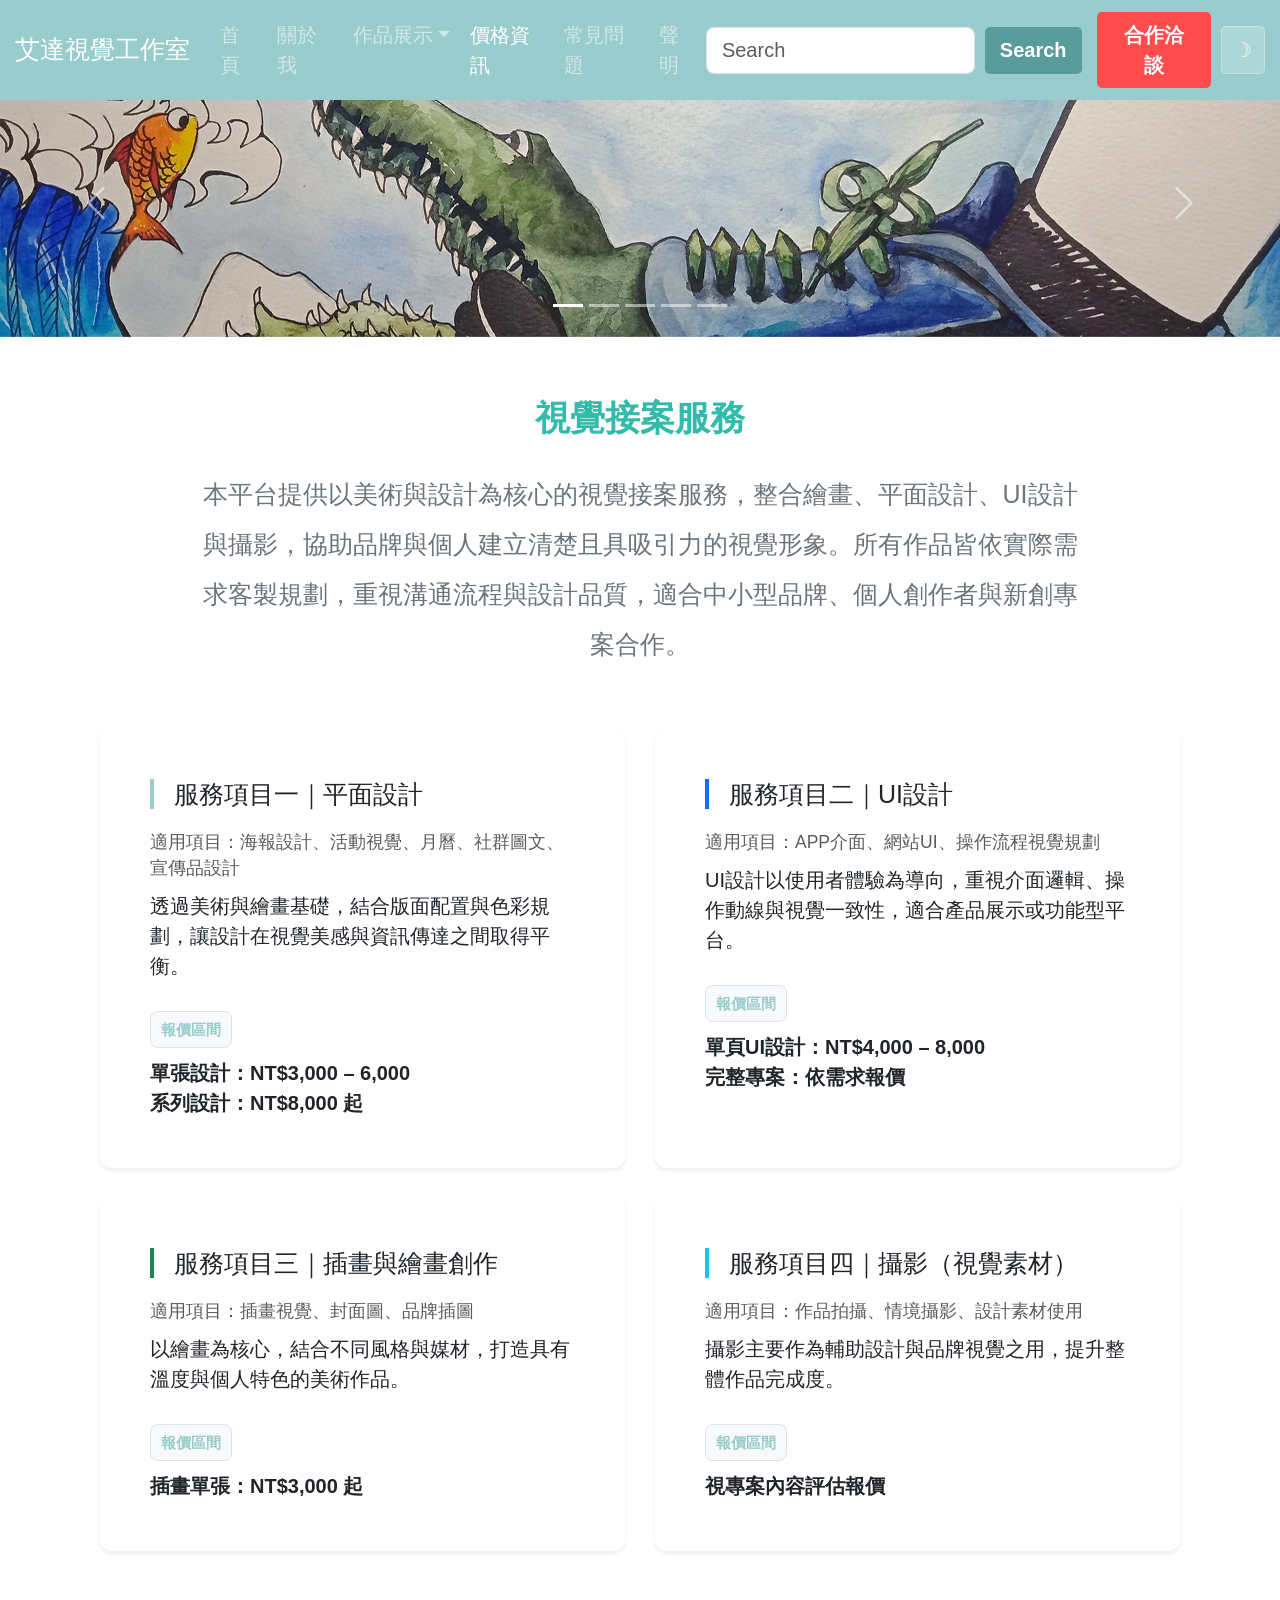
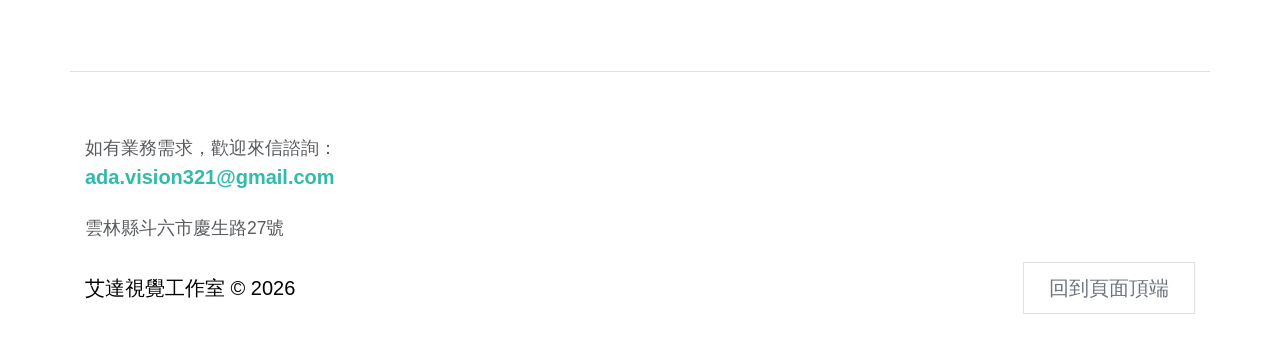
<file: price.html>
<!-- 宣告網頁文件是HTML5格 -->
<!doctype html>
<!-- 網頁所屬地區的語言 -->
<html lang="zh-Hant-TW">
  <!-- 檔頭、SEO/GEO/AEO -->
  <head>
    <!-- 文字編碼 -->
    <meta charset="utf-8">
    <!-- RWD響應式網站 -->
    <meta name="viewport" content="width=device-width, initial-scale=1">
    <!-- 網站作者擁有者、品牌名稱 -->
    <meta name="author" content="艾達視覺工作室">
    <!-- 網頁描述，網頁內容濃縮，可透過ChatGPT協助生成 -->
    <meta name="description" content="本專區解答您對於整合繪畫與設計之視覺接案服務的疑慮。涵蓋合作流程、客製化規劃與平面、UI、插畫、攝影等項目報價，協助中小型品牌與創作者精準評估合作細節。">
    <!-- 網頁編輯器 -->
    <meta name="generator" content="Visual Studio Code">
    <!-- 網頁關鍵字，網頁內容，可透過ChatGPT協助生成 -->
    <meta name="keywords" content="艾達視覺工作室, 視覺接案, 作品集, 美術設計, 平面設計接案, UI設計, 插畫創作, 商業攝影, 品牌形象建立, 客製化設計, 中小型品牌設計, 個人創作者合作, 新創專案設計, 海報設計, 活動視覺規劃, 社群圖文設計, 宣傳品設計, APP介面設計, 網站UI設計, 使用者體驗UX, 操作流程規劃, 設計溝通流程">
    <!-- favicon品牌Logo -->
    <link rel="shortcut icon" href="favicon.ico" type="image/x-icon">           
    <link rel="icon" href="/favicon.ico" type="image/x-icon">
    <!-- 舊版icon置入:<link rel="shortcut icon" href="/favicon.ico" type="image/x-icon"> -->
    <!-- 網頁標題，包含網站名稱和網頁名稱 -->
    <title>艾達視覺工作室-價格資訊</title>
    <!-- Bootsrap雲端CSS外部檔 -->
    <link href="https://cdn.jsdelivr.net/npm/bootstrap@5.3.8/dist/css/bootstrap.min.css" rel="stylesheet" integrity="sha384-sRIl4kxILFvY47J16cr9ZwB07vP4J8+LH7qKQnuqkuIAvNWLzeN8tE5YBujZqJLB" crossorigin="anonymous">
    <!-- 自訂的CSS -->
    <link rel="stylesheet" href="css/custom.css">  
    <!-- GoogleIconFonts -->
    <link rel="stylesheet" href="https://fonts.googleapis.com/icon?family=Material+Icons">        
    <!-- GA追蹤碼 -->
    <script async src="https://www.googletagmanager.com/gtag/js?id=G-YBYVP5DZXG"></script>
    <script>
      window.dataLayer = window.dataLayer || [];
      function gtag(){dataLayer.push(arguments);}
      gtag('js', new Date());

      gtag('config', 'G-YBYVP5DZXG');
    </script>



  </head>
  <!-- 網頁文本 -->
  <body class="bg-color-brown">
    <!-- 首頁 -->
    <header class="fixed-top">
      <nav class="navbar navbar-expand-lg bg-dark navbar-dark">
        <div class="container-fluid">
          <a class="navbar-brand" href="index.html">艾達視覺工作室</a>
          <button class="navbar-toggler" type="button" data-bs-toggle="collapse" data-bs-target="#navbarSupportedContent" aria-controls="navbarSupportedContent" aria-expanded="false" aria-label="Toggle navigation">
            <span class="navbar-toggler-icon"></span>
          </button>
          <div class="collapse navbar-collapse" id="navbarSupportedContent">
            <ul class="navbar-nav me-auto mb-2 mb-lg-0">
              <li class="nav-item">
                <a class="nav-link" href="index.html">首頁</a>
              </li class="nav-item">
              <li class="nav-item">
                <a class="nav-link" href="about.html">關於我</a>
              </li>
              <li class="nav-item">
              <li class="nav-item dropdown">
                <a class="nav-link dropdown-toggle" href="work.html" role="button" data-bs-toggle="dropdown" aria-expanded="false">作品展示</a>
                <ul class="dropdown-menu">
                  <li><a class="dropdown-item" href="handdrawn.html">手繪作品</a></li>
                  <li><a class="dropdown-item" href="design.html">平面設計</a></li>
                  <li><a class="dropdown-item" href="3d-works.html">3D建模</a></li>                  
                  <li><a class="dropdown-item" href="photo.html">攝影作品</a></li>
                  <li><a class="dropdown-item" href="ui.html">UI設計</a></li>
                  <li><a class="dropdown-item" href="show.html">展覽</a></li>
                </ul>
              </li>
              <li class="nav-item">
                <a class="nav-link active" aria-current="page" href="price.html">價格資訊</a>
              </li>
              <li class="nav-item">
                <!-- <a class="nav-link" href="case.php">接案留言</a> -->
              </li>
              <li class="nav-item">
                <a class="nav-link " href="faq.html">常見問題</a>
              </li>
              <li class="nav-item">
                <a class="nav-link" href="copyright.html">聲明</a>
              </li>                
            </ul>
            <form class="d-flex" role="search">
              <input class="form-control me-2" type="search" placeholder="Search" aria-label="Search"/>
              <button class="btn btn-outline-success" type="submit">Search</button>
            </form>
              <li class="nav-item" style="list-style: none;">
                  <a class="nav-link nav-btn-collab" href="https://forms.gle/zsxubBRFcvQ171bi7" target="_blank">合作洽談</a>
              </li>      
            <button id="darkModeToggle" class="btn btn-outline-light ms-2 dark-mode-toggle">☽</button>
          </div>
        </div>
      </nav>

    </header>
    <main>
      <!-- 輪播圖外層 -->
      <div id="carouselExampleIndicators" class="carousel slide" data-bs-ride="carousel" data-bs-interval="3000">
        <!-- 指示器 -->
        <div class="carousel-indicators">
          <button type="button" data-bs-target="#carouselExampleIndicators" data-bs-slide-to="0" class="active" aria-current="true" aria-label="Slide 1"></button>
          <button type="button" data-bs-target="#carouselExampleIndicators" data-bs-slide-to="1" aria-label="Slide 2"></button>
          <button type="button" data-bs-target="#carouselExampleIndicators" data-bs-slide-to="2" aria-label="Slide 3"></button>
          <button type="button" data-bs-target="#carouselExampleIndicators" data-bs-slide-to="3" aria-label="Slide 4"></button>
          <button type="button" data-bs-target="#carouselExampleIndicators" data-bs-slide-to="4" aria-label="Slide 5"></button>
        </div>
        <!-- 輪播圖片 -->
        <div class="carousel-inner">
          <div class="carousel-item active">
            <img src="images/index/cloth-shoe-crocodile.webp" class="d-block w-100" alt="開口笑的布鞋變成鱷魚捕食小金魚" title="開口笑的布鞋變成鱷魚捕食小金魚" aria-label="開口笑的布鞋變成鱷魚捕食小金魚">
          </div>
          <div class="carousel-item">
            <img src="images/index/flybird-night.webp" class="d-block w-100" alt="虹彩色翅膀的小鳥在夜晚飛翔" title="虹彩色翅膀的小鳥在夜晚飛翔" aria-label="虹彩色翅膀的小鳥在夜晚飛翔">
          </div>
          <div class="carousel-item">
            <img src="images/index/Animal-eye-sketch.webp" class="d-block w-100" alt="獸眼在凝視你，素描" title="獸眼在凝視你，素描" aria-label="獸眼在凝視你，素描">
          </div>
          <div class="carousel-item">
            <img src="images/index/woman-canvas.webp" class="d-block w-100" alt="一張畫布呈現出女人在夕陽的海邊" title="一張畫布呈現出女人在夕陽的海邊" aria-label="一張畫布呈現出女人在夕陽的海邊">
          </div>
          <div class="carousel-item">
            <img src="images/index/fish-diver.webp" class="d-block w-100" alt="潛水員穿透魚尾進入另一個水域" title="潛水員穿透魚尾進入另一個水域" aria-label="潛水員穿透魚尾進入另一個水域">
          </div>
        </div>
        <!-- 控制器 -->
        <button class="carousel-control-prev" type="button" data-bs-target="#carouselExampleIndicators" data-bs-slide="prev">
          <span class="carousel-control-prev-icon" aria-hidden="true"></span>
          <span class="visually-hidden">Previous</span>
        </button>
        <button class="carousel-control-next" type="button" data-bs-target="#carouselExampleIndicators" data-bs-slide="next">
          <span class="carousel-control-next-icon" aria-hidden="true"></span>
          <span class="visually-hidden">Next</span>
        </button>
      </div>
      <div class="container">
      <section class="container py-5">
          
          <div class="row mb-5 justify-content-center">
              <div class="col-lg-10 text-center">
                  <h3 class="fw-bold mb-4"><span style="color: #32baaa;">視覺接案服務</span></h3>
                  <p class="lead text-secondary lh-lg mb-0">
                      本平台提供以美術與設計為核心的視覺接案服務，整合繪畫、平面設計、UI設計與攝影，協助品牌與個人建立清楚且具吸引力的視覺形象。所有作品皆依實際需求客製規劃，重視溝通流程與設計品質，適合中小型品牌、個人創作者與新創專案合作。
                  </p>
              </div>
          </div>

          <div class="row g-4">
              
              <div class="col-md-6">
                  <div class="card h-100 border-0 shadow-sm p-4 service-card">
                      <div class="card-body">
                          <h5 class="card-title mb-3 border-start border-4 border-dark ps-3">服務項目一｜平面設計</h5>
                          <p class="text-muted small mb-2">適用項目：海報設計、活動視覺、月曆、社群圖文、宣傳品設計</p>
                          <p class="card-text mb-4">透過美術與繪畫基礎，結合版面配置與色彩規劃，讓設計在視覺美感與資訊傳達之間取得平衡。</p>
                          <div class="mt-auto">
                              <span class="badge bg-light text-dark border p-2">報價區間</span>
                              <p class="mt-2 mb-0 fw-bold">單張設計：NT$3,000 – 6,000</p>
                              <p class="mb-0 fw-bold">系列設計：NT$8,000 起</p>
                          </div>
                      </div>
                  </div>
              </div>

              <div class="col-md-6">
                  <div class="card h-100 border-0 shadow-sm p-4 service-card">
                      <div class="card-body">
                          <h5 class="card-title mb-3 border-start border-4 border-primary ps-3">服務項目二｜UI設計</h5>
                          <p class="text-muted small mb-2">適用項目：APP介面、網站UI、操作流程視覺規劃</p>
                          <p class="card-text mb-4">UI設計以使用者體驗為導向，重視介面邏輯、操作動線與視覺一致性，適合產品展示或功能型平台。</p>
                          <div class="mt-auto">
                              <span class="badge bg-light text-dark border p-2">報價區間</span>
                              <p class="mt-2 mb-0 fw-bold">單頁UI設計：NT$4,000 – 8,000</p>
                              <p class="mb-0 fw-bold">完整專案：依需求報價</p>
                          </div>
                      </div>
                  </div>
              </div>

              <div class="col-md-6">
                  <div class="card h-100 border-0 shadow-sm p-4 service-card">
                      <div class="card-body">
                          <h5 class="card-title mb-3 border-start border-4 border-success ps-3">服務項目三｜插畫與繪畫創作</h5>
                          <p class="text-muted small mb-2">適用項目：插畫視覺、封面圖、品牌插圖</p>
                          <p class="card-text mb-4">以繪畫為核心，結合不同風格與媒材，打造具有溫度與個人特色的美術作品。</p>
                          <div class="mt-auto">
                              <span class="badge bg-light text-dark border p-2">報價區間</span>
                              <p class="mt-2 mb-0 fw-bold">插畫單張：NT$3,000 起</p>
                          </div>
                      </div>
                  </div>
              </div>

              <div class="col-md-6">
                  <div class="card h-100 border-0 shadow-sm p-4 service-card">
                      <div class="card-body">
                          <h5 class="card-title mb-3 border-start border-4 border-info ps-3">服務項目四｜攝影（視覺素材）</h5>
                          <p class="text-muted small mb-2">適用項目：作品拍攝、情境攝影、設計素材使用</p>
                          <p class="card-text mb-4">攝影主要作為輔助設計與品牌視覺之用，提升整體作品完成度。</p>
                          <div class="mt-auto">
                              <span class="badge bg-light text-dark border p-2">報價區間</span>
                              <p class="mt-2 mb-0 fw-bold">視專案內容評估報價</p>
                          </div>
                      </div>
                  </div>
              </div>

          </div>
      </section>



        <!-- <hr class="card mt-5"> -->
      </div>
      <footer class="container mt-5 pt-5 pb-4 border-top">
        <div class="col-12 text-start">

          <div class="contact-email mb-3">
            <span class="text-muted small">如有業務需求，歡迎來信諮詢：</span><br>
            <a href="mailto:ada.vision321@gmail.com" class="text-decoration-none fw-bold" style="color: #32baaa;">ada.vision321@gmail.com</a>
          </div>

          <div class="contact-address mb-3">
            <span class="text-muted small">雲林縣斗六市慶生路27號</span>
          </div>

          <div class="d-flex justify-content-between align-items-center">
            <p class="mb-0">艾達視覺工作室 &copy; 2026</p>
            <p class="mb-0">
              <a href="#top" class="btn footer-top-btn">回到頁面頂端</a>
            </p>
          </div>


    </main>


    <script src="js/script.js"></script>
 
    <!-- Bootstrap雲端JS外部檔 -->
    <script src="https://cdn.jsdelivr.net/npm/bootstrap@5.3.8/dist/js/bootstrap.bundle.min.js" integrity="sha384-FKyoEForCGlyvwx9Hj09JcYn3nv7wiPVlz7YYwJrWVcXK/BmnVDxM+D2scQbITxI" crossorigin="anonymous">
    </script>     
  </body>
</html>
</file>
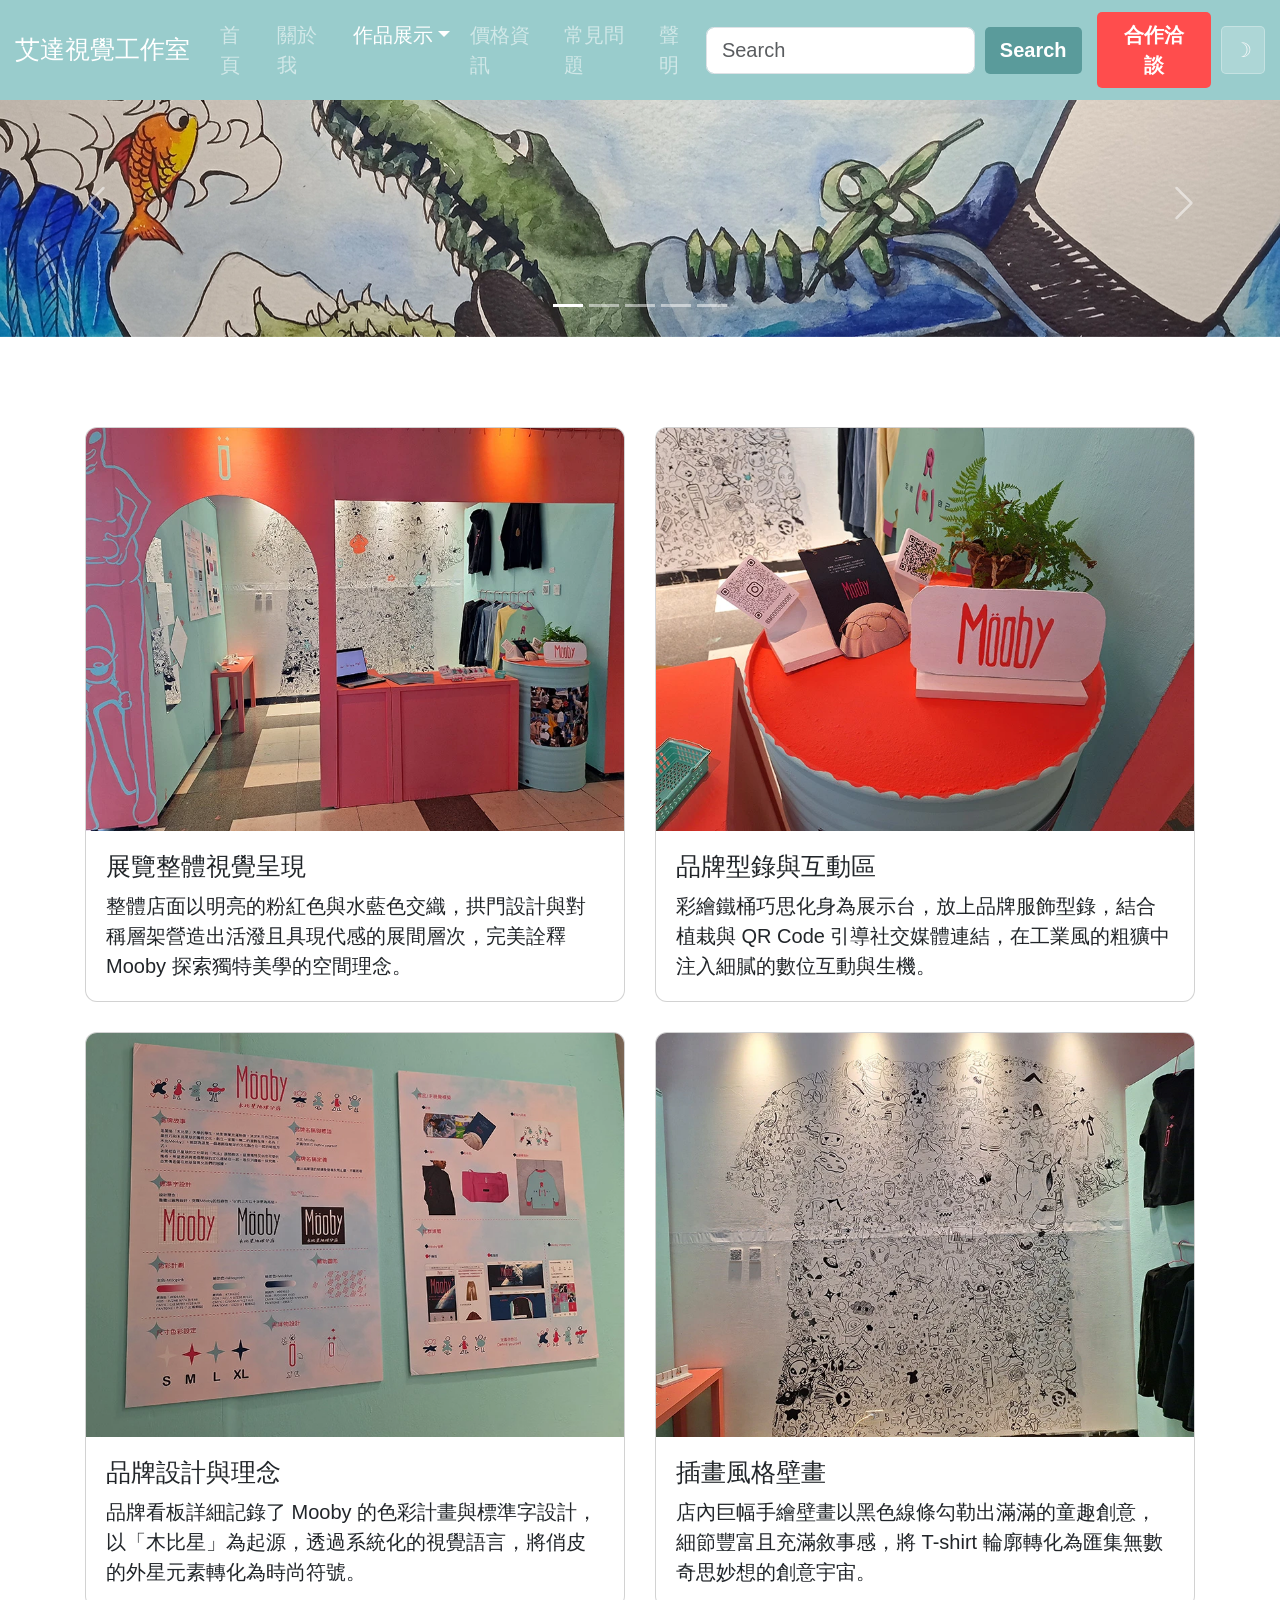
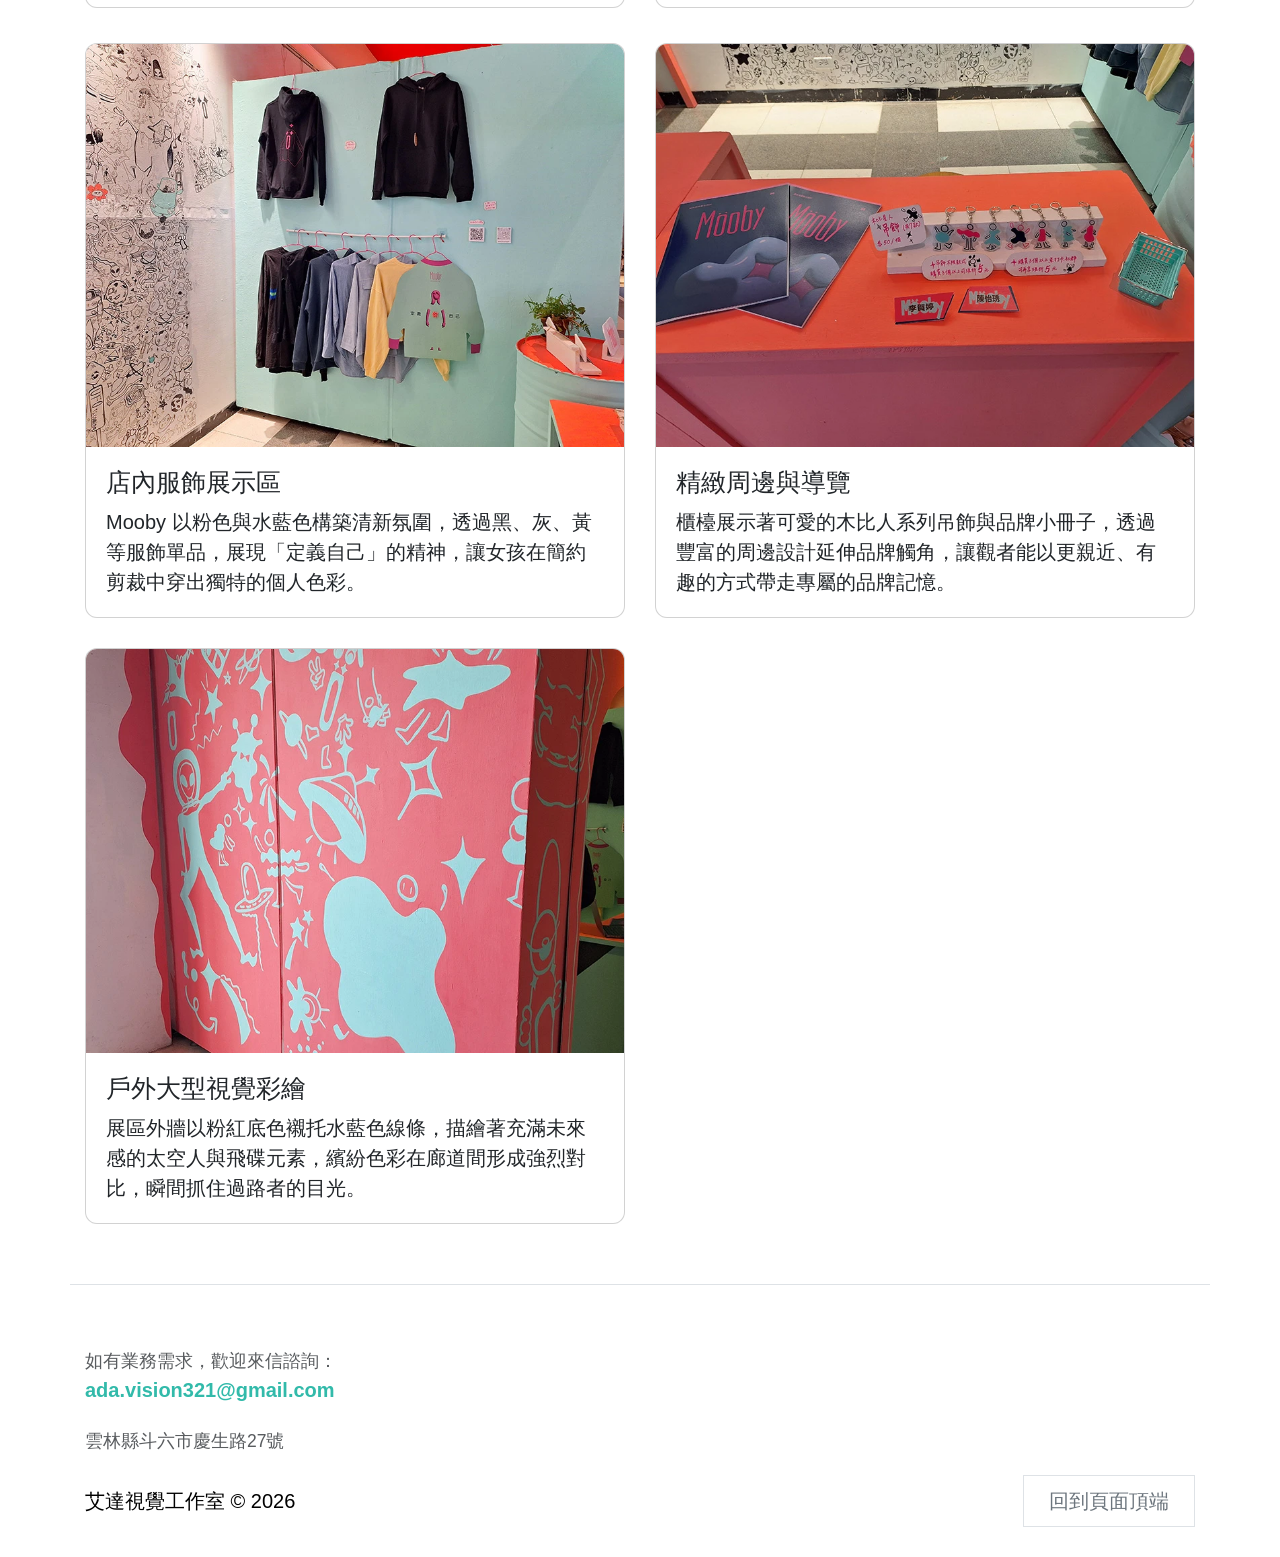
<file: show.html>
<!-- 宣告網頁文件是HTML5格 -->
<!doctype html>
<!-- 網頁所屬地區的語言 -->
<html lang="zh-Hant-TW">
  <!-- 檔頭、SEO/GEO/AEO -->
  <head>
    <!-- 文字編碼 -->
    <meta charset="utf-8">
    <!-- RWD響應式網站 -->
    <meta name="viewport" content="width=device-width, initial-scale=1">
    <!-- 網站作者擁有者、品牌名稱 -->
    <meta name="author" content="艾達視覺工作室">
    <!-- 網頁描述，網頁內容濃縮，可透過ChatGPT協助生成 -->
    <meta name="description" content="這篇作品集網頁完整紀錄了女性服飾品牌 Mooby 策劃的品牌展覽。透過細膩的視覺識別系統、手繪插畫壁畫與充滿巧思的空間陳列，完美詮釋「定義自己」的品牌核心，將該品牌的奇幻創意轉化為沉浸式的觀展體驗。">
    <!-- 網頁編輯器 -->
    <meta name="generator" content="Visual Studio Code">
    <!-- 網頁關鍵字，網頁內容，可透過ChatGPT協助生成 -->
    <meta name="keywords" content="艾達視覺工作室,MOOBY,品牌設計,服飾品牌展覽,視覺識別,插畫設計,女性服飾,展覽視覺,手繪壁畫,空間策展,粉藍配色,品牌型錄設計,週邊商品設計,設計理念,個人作品集,視覺傳達,平面設計,艾達視覺工作室,穿搭定義,原創角色,外星人插畫,品牌故事,品牌色彩計畫,展場規劃,型錄編排,文創設計,潮流服飾,設計師作品,視覺語彙,品牌行銷">
    <!-- favicon品牌Logo -->
    <link rel="shortcut icon" href="favicon.ico" type="image/x-icon">       
    <link rel="icon" href="/favicon.ico" type="image/x-icon">
    <!-- 舊版icon置入:<link rel="shortcut icon" href="/favicon.ico" type="image/x-icon"> -->
    <!-- 網頁標題，包含網站名稱和網頁名稱 -->
    <title>艾達視覺工作室-展覽</title>
    <!-- Bootsrap雲端CSS外部檔 -->
    <link href="https://cdn.jsdelivr.net/npm/bootstrap@5.3.8/dist/css/bootstrap.min.css" rel="stylesheet" integrity="sha384-sRIl4kxILFvY47J16cr9ZwB07vP4J8+LH7qKQnuqkuIAvNWLzeN8tE5YBujZqJLB" crossorigin="anonymous">
    <!-- 自訂的CSS -->
    <link rel="stylesheet" href="css/custom.css">  
    <!-- GoogleIconFonts -->
    <link rel="stylesheet" href="https://fonts.googleapis.com/icon?family=Material+Icons">        
    <!-- GA追蹤碼 -->
    <script async src="https://www.googletagmanager.com/gtag/js?id=G-YBYVP5DZXG"></script>
    <script>
      window.dataLayer = window.dataLayer || [];
      function gtag(){dataLayer.push(arguments);}
      gtag('js', new Date());

      gtag('config', 'G-YBYVP5DZXG');
    </script>



  </head>
  <!-- 網頁文本 -->
  <body class="bg-color-brown">
    <!-- 首頁 -->
    <header class="fixed-top">
      <nav class="navbar navbar-expand-lg bg-dark navbar-dark">
        <div class="container-fluid">
          <a class="navbar-brand" href="index.html">艾達視覺工作室</a>
          <button class="navbar-toggler" type="button" data-bs-toggle="collapse" data-bs-target="#navbarSupportedContent" aria-controls="navbarSupportedContent" aria-expanded="false" aria-label="Toggle navigation">
            <span class="navbar-toggler-icon"></span>
          </button>
          <div class="collapse navbar-collapse" id="navbarSupportedContent">
            <ul class="navbar-nav me-auto mb-2 mb-lg-0">
              <li class="nav-item">
                <a class="nav-link" href="index.html">首頁</a>
              </li class="nav-item">
              <li class="nav-item">
                <a class="nav-link" href="about.html">關於我</a>
              </li>
              <li class="nav-item">
              <li class="nav-item dropdown">
                <a class="nav-link active dropdown-toggle" aria-current="page" href="work.html" role="button" data-bs-toggle="dropdown" aria-expanded="false">作品展示</a>
                <ul class="dropdown-menu">
                  <li><a class="dropdown-item" href="handdrawn.html">手繪作品</a></li>
                  <li><a class="dropdown-item" href="design.html">平面設計</a></li>
                  <li><a class="dropdown-item" href="3d-works.html">3D建模</a></li>                  
                  <li><a class="dropdown-item" href="photo.html">攝影作品</a></li>
                  <li><a class="dropdown-item" href="ui.html">UI設計</a></li>
                  <li><a class="dropdown-item" href="show.html">展覽</a></li>
                </ul>
              </li>
              <li class="nav-item">
                <a class="nav-link"  href="price.html">價格資訊</a>
              </li>
              <li class="nav-item">
                <!-- <a class="nav-link" href="case.php">接案留言</a> -->
              </li>
              <li class="nav-item">
                <a class="nav-link" href="faq.html">常見問題</a>
              </li>
              <li class="nav-item">
                <a class="nav-link" href="copyright.html">聲明</a>
              </li>                
            </ul>
            <form class="d-flex" role="search">
              <input class="form-control me-2" type="search" placeholder="Search" aria-label="Search"/>
              <button class="btn btn-outline-success" type="submit">Search</button>
            </form>
              <li class="nav-item" style="list-style: none;">
                  <a class="nav-link nav-btn-collab" href="https://forms.gle/zsxubBRFcvQ171bi7" target="_blank">合作洽談</a>
              </li>      
            <button id="darkModeToggle" class="btn btn-outline-light ms-2 dark-mode-toggle">☽</button>
          </div>
        </div>
      </nav>

    </header>
    <main>
      <!-- 輪播圖外層 -->
      <div id="carouselExampleIndicators" class="carousel slide" data-bs-ride="carousel" data-bs-interval="3000">
        <!-- 指示器 -->
        <div class="carousel-indicators">
          <button type="button" data-bs-target="#carouselExampleIndicators" data-bs-slide-to="0" class="active" aria-current="true" aria-label="Slide 1"></button>
          <button type="button" data-bs-target="#carouselExampleIndicators" data-bs-slide-to="1" aria-label="Slide 2"></button>
          <button type="button" data-bs-target="#carouselExampleIndicators" data-bs-slide-to="2" aria-label="Slide 3"></button>
          <button type="button" data-bs-target="#carouselExampleIndicators" data-bs-slide-to="3" aria-label="Slide 4"></button>
          <button type="button" data-bs-target="#carouselExampleIndicators" data-bs-slide-to="4" aria-label="Slide 5"></button>
        </div>
        <!-- 輪播圖片 -->
        <div class="carousel-inner">
          <div class="carousel-item active">
            <img src="images/index/cloth-shoe-crocodile.webp" class="d-block w-100" alt="開口笑的布鞋變成鱷魚捕食小金魚" title="開口笑的布鞋變成鱷魚捕食小金魚" aria-label="開口笑的布鞋變成鱷魚捕食小金魚">
          </div>
          <div class="carousel-item">
            <img src="images/index/flybird-night.webp" class="d-block w-100" alt="虹彩色翅膀的小鳥在夜晚飛翔" title="虹彩色翅膀的小鳥在夜晚飛翔" aria-label="虹彩色翅膀的小鳥在夜晚飛翔">
          </div>
          <div class="carousel-item">
            <img src="images/index/Animal-eye-sketch.webp" class="d-block w-100" alt="獸眼在凝視你，素描" title="獸眼在凝視你，素描" aria-label="獸眼在凝視你，素描">
          </div>
          <div class="carousel-item">
            <img src="images/index/woman-canvas.webp" class="d-block w-100" alt="一張畫布呈現出女人在夕陽的海邊" title="一張畫布呈現出女人在夕陽的海邊" aria-label="一張畫布呈現出女人在夕陽的海邊">
          </div>
          <div class="carousel-item">
            <img src="images/index/fish-diver.webp" class="d-block w-100" alt="潛水員穿透魚尾進入另一個水域" title="潛水員穿透魚尾進入另一個水域" aria-label="潛水員穿透魚尾進入另一個水域">
          </div>
        </div>
        <!-- 控制器 -->
        <button class="carousel-control-prev" type="button" data-bs-target="#carouselExampleIndicators" data-bs-slide="prev">
          <span class="carousel-control-prev-icon" aria-hidden="true"></span>
          <span class="visually-hidden">Previous</span>
        </button>
        <button class="carousel-control-next" type="button" data-bs-target="#carouselExampleIndicators" data-bs-slide="next">
          <span class="carousel-control-next-icon" aria-hidden="true"></span>
          <span class="visually-hidden">Next</span>
        </button>
      </div>
      <div class="container">
        <div class="row row-cols-1 row-cols-md-2 g-4 mt-5">
          <div class="col">
            <div class="card service-card">
              <img src="images/work/show/clothing brand-MOOBY-storefront.webp" class="card-img-top" alt="...">
              <div class="card-body">
                <h5 class="card-title">展覽整體視覺呈現</h5>
                <p class="card-text">整體店面以明亮的粉紅色與水藍色交織，拱門設計與對稱層架營造出活潑且具現代感的展間層次，完美詮釋 Mooby 探索獨特美學的空間理念。</p>
              </div>
            </div>
          </div>
          <div class="col">
            <div class="card service-card">
              <img src="images/work/show/clothing brand-MOOBY-counter.webp" class="card-img-top" alt="...">
              <div class="card-body">
                <h5 class="card-title">品牌型錄與互動區</h5>
                <p class="card-text">彩繪鐵桶巧思化身為展示台，放上品牌服飾型錄，結合植栽與 QR Code 引導社交媒體連結，在工業風的粗獷中注入細膩的數位互動與生機。</p>
              </div>
            </div>
          </div>
          <div class="col">
            <div class="card service-card">
              <img src="images/work/show/clothing brand-MOOBY-Brand-design.webp" class="card-img-top" alt="...">
              <div class="card-body">
                <h5 class="card-title">品牌設計與理念</h5>
                <p class="card-text">品牌看板詳細記錄了 Mooby 的色彩計畫與標準字設計，以「木比星」為起源，透過系統化的視覺語言，將俏皮的外星元素轉化為時尚符號。</p>
              </div>
            </div>
          </div>
          <div class="col">
            <div class="card service-card">
              <img src="images/work/show/clothing brand-MOOBY-mural.webp" class="card-img-top" alt="...">
              <div class="card-body">
                <h5 class="card-title">插畫風格壁畫</h5>
                <p class="card-text">店內巨幅手繪壁畫以黑色線條勾勒出滿滿的童趣創意，細節豐富且充滿敘事感，將 T-shirt 輪廓轉化為匯集無數奇思妙想的創意宇宙。</p>
              </div>
            </div>
          </div>
        </div>
        <div class="row row-cols-1 row-cols-md-2 g-4 mt-1">
          <div class="col">
            <div class="card service-card">
              <img src="images/work/show/clothing brand-MOOBY-apparel.webp" class="card-img-top" alt="...">
              <div class="card-body">
                <h5 class="card-title">店內服飾展示區</h5>
                <p class="card-text">Mooby 以粉色與水藍色構築清新氛圍，透過黑、灰、黃等服飾單品，展現「定義自己」的精神，讓女孩在簡約剪裁中穿出獨特的個人色彩。</p>
              </div>
            </div>
          </div>
          <div class="col">
            <div class="card service-card">
              <img src="images/work/show/clothing brand-MOOBY-commodity.webp" class="card-img-top" alt="...">
              <div class="card-body">
                <h5 class="card-title">精緻周邊與導覽</h5>
                <p class="card-text">櫃檯展示著可愛的木比人系列吊飾與品牌小冊子，透過豐富的周邊設計延伸品牌觸角，讓觀者能以更親近、有趣的方式帶走專屬的品牌記憶。</p>
              </div>
            </div>
          </div>
          <div class="col">
            <div class="card service-card">
              <img src="images/work/show/clothing brand-MOOBY-wall painting.webp" class="card-img-top" alt="...">
              <div class="card-body">
                <h5 class="card-title">戶外大型視覺彩繪</h5>
                <p class="card-text">展區外牆以粉紅底色襯托水藍色線條，描繪著充滿未來感的太空人與飛碟元素，繽紛色彩在廊道間形成強烈對比，瞬間抓住過路者的目光。</p>
              </div>
            </div>
          </div>
        </div>


        <!-- <hr class="card mt-5"> -->
      </div>
      <footer class="container mt-5 pt-5 pb-4 border-top">
        <div class="col-12 text-start">

          <div class="contact-email mb-3">
            <span class="text-muted small">如有業務需求，歡迎來信諮詢：</span><br>
            <a href="mailto:ada.vision321@gmail.com" class="text-decoration-none fw-bold" style="color: #32baaa;">ada.vision321@gmail.com</a>
          </div>

          <div class="contact-address mb-3">
            <span class="text-muted small">雲林縣斗六市慶生路27號</span>
          </div>

          <div class="d-flex justify-content-between align-items-center">
            <p class="mb-0">艾達視覺工作室 &copy; 2026</p>
            <p class="mb-0">
              <a href="#top" class="btn footer-top-btn">回到頁面頂端</a>
            </p>
          </div>


    </main>

    
    <script src="js/script.js"></script>

    <!-- Bootstrap雲端JS外部檔 -->
    <script src="https://cdn.jsdelivr.net/npm/bootstrap@5.3.8/dist/js/bootstrap.bundle.min.js" integrity="sha384-FKyoEForCGlyvwx9Hj09JcYn3nv7wiPVlz7YYwJrWVcXK/BmnVDxM+D2scQbITxI" crossorigin="anonymous">
    </script>     
  </body>
</html>
</file>
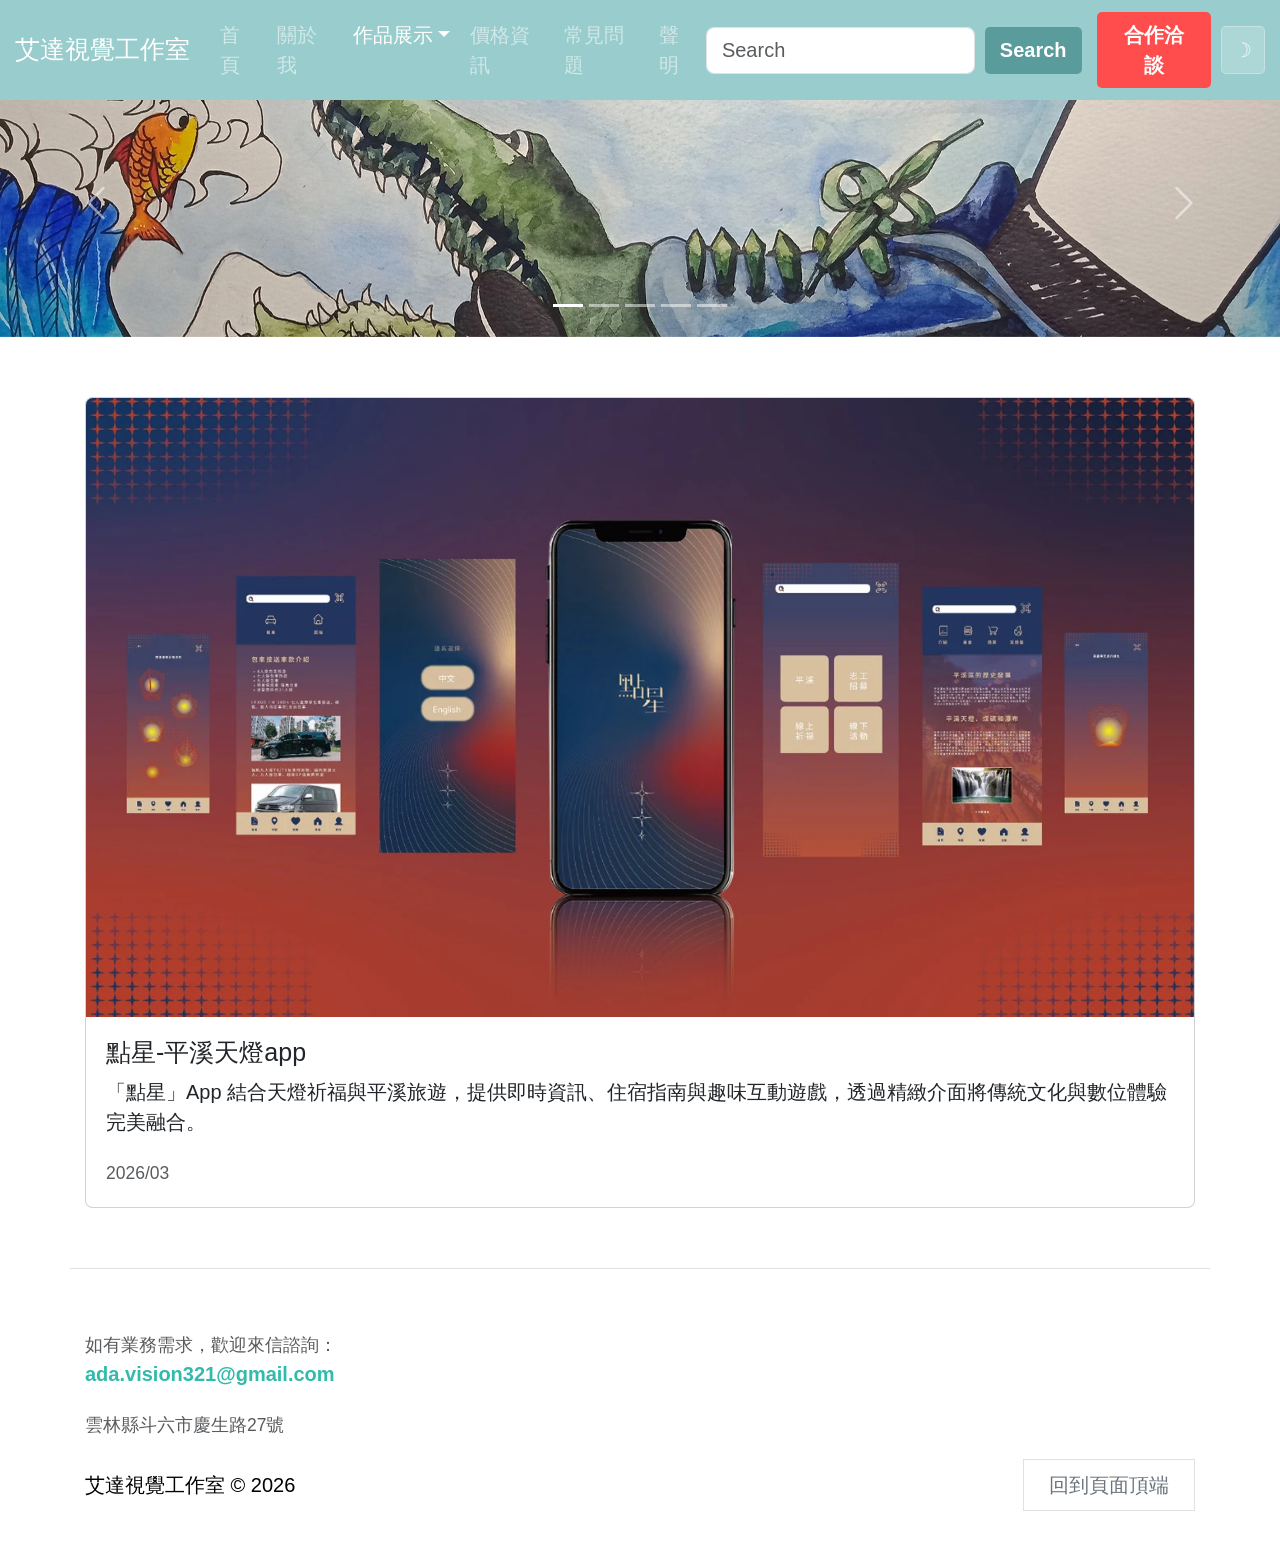
<file: ui.html>
<!-- 宣告網頁文件是HTML5格 -->
<!doctype html>
<!-- 網頁所屬地區的語言 -->
<html lang="zh-Hant-TW">
  <!-- 檔頭、SEO/GEO/AEO -->
  <head>
    <!-- 文字編碼 -->
    <meta charset="utf-8">
    <!-- RWD響應式網站 -->
    <meta name="viewport" content="width=device-width, initial-scale=1">
    <!-- 網站作者擁有者、品牌名稱 -->
    <meta name="author" content="艾達視覺工作室">
    <!-- 網頁描述，網頁內容濃縮，可透過ChatGPT協助生成 -->
    <meta name="description" content="專注使用者介面設計，結合品牌美學與直覺式操作，提供精緻網頁及 App 介面原型，打造極致數位視覺體驗。">
    <!-- 網頁編輯器 -->
    <meta name="generator" content="Visual Studio Code">
    <!-- 網頁關鍵字，網頁內容，可透過ChatGPT協助生成 -->
    <meta name="keywords" content="艾達視覺工作室, 作品集, 視覺傳達, UI設計, 使用者介面設計, 網頁設計介面, App介面設計, 介面原型設計, 視覺設計工作室">
    <!-- favicon品牌Logo -->
    <link rel="shortcut icon" href="favicon.ico" type="image/x-icon">    
    <link rel="icon" href="/favicon.ico" type="image/x-icon">
    <!-- 舊版icon置入:<link rel="shortcut icon" href="/favicon.ico" type="image/x-icon"> -->
    <!-- 網頁標題，包含網站名稱和網頁名稱 -->
    <title>艾達視覺工作室-UI設計</title>
    <!-- Bootsrap雲端CSS外部檔 -->
    <link href="https://cdn.jsdelivr.net/npm/bootstrap@5.3.8/dist/css/bootstrap.min.css" rel="stylesheet" integrity="sha384-sRIl4kxILFvY47J16cr9ZwB07vP4J8+LH7qKQnuqkuIAvNWLzeN8tE5YBujZqJLB" crossorigin="anonymous">
    <!-- 自訂的CSS -->
    <link rel="stylesheet" href="css/custom.css">  
    <!-- GA追蹤碼 -->
    <script async src="https://www.googletagmanager.com/gtag/js?id=G-YBYVP5DZXG"></script>
    <script>
      window.dataLayer = window.dataLayer || [];
      function gtag(){dataLayer.push(arguments);}
      gtag('js', new Date());

      gtag('config', 'G-YBYVP5DZXG');
    </script>
    

  </head>
  <!-- 網頁文本 -->
  <body class="bg-color-brown">
    <!-- 首頁 -->
    <header class="fixed-top">
      <nav class="navbar navbar-expand-lg bg-dark navbar-dark">
        <div class="container-fluid">
          <a class="navbar-brand" href="index.html">艾達視覺工作室</a>
          <button class="navbar-toggler" type="button" data-bs-toggle="collapse" data-bs-target="#navbarSupportedContent" aria-controls="navbarSupportedContent" aria-expanded="false" aria-label="Toggle navigation">
            <span class="navbar-toggler-icon"></span>
          </button>
          <div class="collapse navbar-collapse" id="navbarSupportedContent">
            <ul class="navbar-nav me-auto mb-2 mb-lg-0">
              <li class="nav-item">
                <a class="nav-link" href="index.html">首頁</a>
              </li class="nav-item">
              <li class="nav-item">
                <a class="nav-link" href="about.html">關於我</a>
              </li>
              <li class="nav-item">
              <li class="nav-item dropdown">
                <a class="nav-link active dropdown-toggle" aria-current="page" href="#" role="button" data-bs-toggle="dropdown" aria-expanded="false">作品展示</a>
                <ul class="dropdown-menu">
                  <li><a class="dropdown-item" href="handdrawn.html">手繪作品</a></li>
                  <li><a class="dropdown-item" href="design.html">平面設計</a></li>
                  <li><a class="dropdown-item" href="3d-works.html">3D建模</a></li>                  
                  <li><a class="dropdown-item" href="photo.html">攝影作品</a></li>
                  <li><a class="dropdown-item" href="ui.html">UI設計</a></li>
                  <li><a class="dropdown-item" href="show.html">展覽</a></li>
                </ul>
              </li>
              <li class="nav-item">
                <a class="nav-link" href="price.html">價格資訊</a>
              </li>
              <li class="nav-item">
                <!-- <a class="nav-link" href="case.php">接案留言</a> -->
              </li>
              <li class="nav-item">
                <a class="nav-link" href="faq.html">常見問題</a>
              </li>
              <li class="nav-item">
                <a class="nav-link" href="copyright.html">聲明</a>
              </li>                
            </ul>
            <form class="d-flex" role="search">
              <input class="form-control me-2" type="search" placeholder="Search" aria-label="Search"/>
              <button class="btn btn-outline-success" type="submit">Search</button>
            </form>
              <li class="nav-item" style="list-style: none;">
                  <a class="nav-link nav-btn-collab" href="https://forms.gle/zsxubBRFcvQ171bi7" target="_blank">合作洽談</a>
              </li>      
            <button id="darkModeToggle" class="btn btn-outline-light ms-2 dark-mode-toggle">☽</button>
          </div>
        </div>
      </nav>

    </header>
    <main>
      <!-- 輪播圖外層 -->
      <div id="carouselExampleIndicators" class="carousel slide" data-bs-ride="carousel" data-bs-interval="3000">
        <!-- 指示器 -->
        <div class="carousel-indicators">
          <button type="button" data-bs-target="#carouselExampleIndicators" data-bs-slide-to="0" class="active" aria-current="true" aria-label="Slide 1"></button>
          <button type="button" data-bs-target="#carouselExampleIndicators" data-bs-slide-to="1" aria-label="Slide 2"></button>
          <button type="button" data-bs-target="#carouselExampleIndicators" data-bs-slide-to="2" aria-label="Slide 3"></button>
          <button type="button" data-bs-target="#carouselExampleIndicators" data-bs-slide-to="3" aria-label="Slide 4"></button>
          <button type="button" data-bs-target="#carouselExampleIndicators" data-bs-slide-to="4" aria-label="Slide 5"></button>
        </div>
        <!-- 輪播圖片 -->
        <div class="carousel-inner">
          <div class="carousel-item active">
            <img src="images/index/cloth-shoe-crocodile.webp" class="d-block w-100" alt="開口笑的布鞋變成鱷魚捕食小金魚" title="開口笑的布鞋變成鱷魚捕食小金魚" aria-label="開口笑的布鞋變成鱷魚捕食小金魚">
          </div>
          <div class="carousel-item">
            <img src="images/index/flybird-night.webp" class="d-block w-100" alt="虹彩色翅膀的小鳥在夜晚飛翔" title="虹彩色翅膀的小鳥在夜晚飛翔" aria-label="虹彩色翅膀的小鳥在夜晚飛翔">
          </div>
          <div class="carousel-item">
            <img src="images/index/Animal-eye-sketch.webp" class="d-block w-100" alt="獸眼在凝視你，素描" title="獸眼在凝視你，素描" aria-label="獸眼在凝視你，素描">
          </div>
          <div class="carousel-item">
            <img src="images/index/woman-canvas.webp" class="d-block w-100" alt="一張畫布呈現出女人在夕陽的海邊" title="一張畫布呈現出女人在夕陽的海邊" aria-label="一張畫布呈現出女人在夕陽的海邊">
          </div>
          <div class="carousel-item">
            <img src="images/index/fish-diver.webp" class="d-block w-100" alt="潛水員穿透魚尾進入另一個水域" title="潛水員穿透魚尾進入另一個水域" aria-label="潛水員穿透魚尾進入另一個水域">
          </div>
        </div>
        <!-- 控制器 -->
        <button class="carousel-control-prev" type="button" data-bs-target="#carouselExampleIndicators" data-bs-slide="prev">
          <span class="carousel-control-prev-icon" aria-hidden="true"></span>
          <span class="visually-hidden">Previous</span>
        </button>
        <button class="carousel-control-next" type="button" data-bs-target="#carouselExampleIndicators" data-bs-slide="next">
          <span class="carousel-control-next-icon" aria-hidden="true"></span>
          <span class="visually-hidden">Next</span>
        </button>
      </div>
      <div class="container mt-5">
        <div class="card mb-3">
          <img src="images/work/ui/app.webp" class="card-img-top" alt="...">
          <div class="card-body service-card">
            <h5 class="card-title">點星-平溪天燈app</h5>
            <p class="card-text">「點星」App 結合天燈祈福與平溪旅遊，提供即時資訊、住宿指南與趣味互動遊戲，透過精緻介面將傳統文化與數位體驗完美融合。</p>
            <p class="card-text"><small class="text-body-secondary">2026/03</small></p>
            <!-- <p class="text-end"><a href="https://www.figma.com/proto/8SiN3wIlrGjHIZvP7PHEpW/F1041028%E9%8D%BE%E6%A8%BA%E8%90%B1-%E5%B9%B3%E6%BA%AA%E5%A4%A9%E7%87%88APP?node-id=80-446&t=1GUhOr5tZiUObaBu-0&scaling=scale-down&content-scaling=fixed&page-id=0%3A1&starting-point-node-id=80%3A757&show-proto-sidebar=1" target="_self" class="btn btn-info" role="button">My Work</a></p> -->
          </div>
        </div>

        <!-- <hr class="card mt-5"> -->
      </div>

      <footer class="container mt-5 pt-5 pb-4 border-top">
        <div class="col-12 text-start">

          <div class="contact-email mb-3">
            <span class="text-muted small">如有業務需求，歡迎來信諮詢：</span><br>
            <a href="mailto:ada.vision321@gmail.com" class="text-decoration-none fw-bold" style="color: #32baaa;">ada.vision321@gmail.com</a>
          </div>

          <div class="contact-address mb-3">
            <span class="text-muted small">雲林縣斗六市慶生路27號</span>
          </div>

          <div class="d-flex justify-content-between align-items-center">
            <p class="mb-0">艾達視覺工作室 &copy; 2026</p>
            <p class="mb-0">
              <a href="#top" class="btn footer-top-btn">回到頁面頂端</a>
            </p>
          </div>


    </main>



    <script src="js/script.js"></script>
 
    <!-- Bootstrap雲端JS外部檔 -->
    <script src="https://cdn.jsdelivr.net/npm/bootstrap@5.3.8/dist/js/bootstrap.bundle.min.js" integrity="sha384-FKyoEForCGlyvwx9Hj09JcYn3nv7wiPVlz7YYwJrWVcXK/BmnVDxM+D2scQbITxI" crossorigin="anonymous">
    </script>    
  </body>
</html>
</file>
<file: css/custom.css>
/* 導覽列顏色設定 */
:root,
[data-bs-theme=dark] {
--bs-dark-rgb: 153, 204, 204;
}

/* 連結Google雲端字體，提供用戶一致體驗UX */
@import url('https://fonts.googleapis.com/css2?family=Noto+Sans+TC:wght@300..900&display=swap');

/* 利用根元素最為標籤選取器，改變整體頁面的文字大小 */
html {font-size: 20px;}

/* 依據windows mac自動出現適合的字體(因考慮到手機無微軟正黑體，可把微軟正黑體刪除，Noto Sans TC是mac字體) */
body {font-family: "微軟正黑體", "Noto Sans TC", sans-serif;}

/* 每一網頁統一底色 */
body {background-color: rgb(235, 236, 236);}

/* 個別指定網頁背景色，在[網頁文本]輸入指令class=bg-color-brow */
/* .bg-color-brown {background-color: brown;} */

/* 標題一級的文字大小 */
h1 {font-size: 2rem;}


/* 標題二級的文字設定，選取器是標籤，影響整體
h2 {font-size: 1.8rem;font-weight: 800;color: #32baaa;} */
/* 修改原有的 h2 設定，加入相對定位 */
h2 {
  font-size: 1.8rem;
  font-weight: 800;
  color: #32baaa;
  display: flex;
  align-items: center;
  position: relative;
  margin-bottom: 25px;
  letter-spacing: 1px;
}
/* 讓圖示稍微浮起，並與文字拉開間距 */
h2 i {
  font-size: 30px !important;
  margin-right: 12px;
  color: #32baaa;
  opacity: 0.8;
}

/* 增加輕微的文字陰影，讓顏色更飽滿 */
h2 {
  text-shadow: 1px 1px 0px rgba(50, 186, 170, 0.1);
}










/* 選取器識類別，影響個別，需要手動套用 */
.h2-custom-red {font-size: 2rem;font-weight: 800;color: #fe3737;}

/* 段落間距 */

/* 指定特定文字顏色(span class=) */
.text-danger {color: #fe3737;}

/* 夜間模式 */
body{
background:#ffffff;
color:#000000;
}
.dark-mode{
background:#121212;
color:#ffffff;
}

/* 讓<.text-muted>字體在夜間模式變成白色 */
.dark-mode .text-muted{
color:#ffffff !important;
}

/* 滑鼠停留圖片上方會放大 */
.img-hover{
  transition: transform .4s;
}

.img-hover:hover{
  transform: scale(1.1);
}

/* 導覽列下拉選單外觀設定 */
.dropdown-menu{
  background-color:#222222;
  border-radius:10px;
}

.dropdown-item{
  color:white;
}

.dropdown-item:hover{
  background-color:#ff6b6b;
  color:white;
}


/* 導覽列下拉選單"夜間模式"外觀設定 */
body.dark-mode .dropdown-menu {
    background-color: #ffffff; /* 深灰色，與 bg-dark 接近 */
    border-color: rgba(255,255,255,.15);
}

body.dark-mode .dropdown-item {
    color: #000000;
}

body.dark-mode .dropdown-item:hover {
    background-color: #ff6b6b; /* 滑鼠移過時的顏色 */
    color: #fff;
}


/* style.css */
.product-img {
    transition: transform 0.3s ease;/* 讓變化過程變平滑 */
    cursor: zoom-in;/* 鼠標移上去會變成「放大鏡」圖示 */
}

.product-img:hover {
    transform: scale(1.05); /* 懸停時稍微放大 */
}

.month-label {
    font-size: 0.9rem;
    color: #666;
    margin-top: 8px;
    letter-spacing: 1px;
}

/* order指定次數 */
.sort-first {
    order: 10;
}


/* 瀑布流容器 */
.masonry-container {
    display: columns;
    column-count: 3; /* 電腦版顯示 3 列 */
    column-gap: 1.5rem;
    width: 100%;
}

/* 確保卡片不會被切斷 */
.masonry-item {
    display: inline-block;
    width: 100%;
    margin-bottom: 1.5rem; /* 作品上下間距 */
}

/* 讓圖片保持原比例並填滿卡片寬度 */
.masonry-img {
    width: 100%;
    height: auto; /* 重點：保留原畫比例 */
    display: block;
}

/* 手機版調整為 1 或 2 列 */
@media (max-width: 768px) {
    .masonry-container {
        column-count: 2;
    }
}
@media (max-width: 576px) {
    .masonry-container {
        column-count: 1;
    }
}

/* 至頂按鈕-平滑捲動 */
html { scroll-behavior: smooth; }


/* 針對「回到頁面頂端」按鈕的長方形細邊框設計 */
.footer-top-btn {
    /* 維持長方形：將 Bootstrap 預設的微圓角歸零 */
    border-radius: 0px !important; 
    
    /* 設定細邊框：1px 實線，顏色可自訂（這裡使用淺灰色作為預設） */
    border: 1px solid #dee2e6; 
    
    /* 背景改為透明或純色，讓邊框更顯眼 */
    background-color: transparent;
    color: #6c757d;
    
    /* 動態過渡效果 */
    transition: all 0.4s cubic-bezier(0.25, 0.8, 0.25, 1);
    padding: 10px 25px;
    text-decoration: none;
    display: inline-block;
}

/* 滑鼠移上去的狀態 (Hover) */
.footer-top-btn:hover {
    /* 變換邊框顏色 */
    border: 1px solid #000000; 
    
    /* 背景與文字顏色變換 */
    background-color: #64fff7;
    color: #000000 !important;
    
    /* 微微的位移感，讓長方形看起來有種「浮起來」的重量感 */
    transform: translateY(-3px);
    box-shadow: 0 4px 8px rgba(115, 142, 145, 0.1);
}

/* 按下的瞬間 (Active) */
.footer-top-btn:active {
    transform: translateY(-1px);
}

/* 夜間模式下的卡片外觀設定 */
body.dark-mode .service-card {
    /* 背景變深黑 */
    background-color: #1a1a1a !important; 
    
    /* 文字變白色 */
    color: #ffffff !important;
    
    /* 設定白色細邊框 (1px) */
    border: 1px solid rgba(255, 255, 255, 0.3) !important;
    
    /* 移除原本在白天的陰影，或改為更深、更柔和的陰影 */
    box-shadow: none !important;
}

/* 確保夜間模式下卡片內的輔助文字（如 text-muted）也能看清楚 */
body.dark-mode .service-card .text-muted,
body.dark-mode .service-card .text-secondary {
    color: #bbbbbb !important;
}

/* 調整報價區間的小標籤，讓它在深色背景下不要太突兀 */
body.dark-mode .service-card .badge.bg-light {
    background-color: #333333 !important;
    color: #ffffff !important;
    border: 1px solid rgba(255, 255, 255, 0.2) !important;
}

/* 針對卡片左側的裝飾線 (border-start) 在夜間模式下的亮度微調 */
body.dark-mode .service-card .card-title {
    border-left-color: #ffffff !important; /* 讓左側裝飾線變亮 */
}

/* 確保夜間模式下，Bootstrap 的次要文字類別會變亮 */
body.dark-mode .text-secondary,
body.dark-mode .lead.text-secondary {
    color: #adb5bd !important; /* 淺灰色，比純白溫潤，適合大段落閱讀 */
}

/* 確保標題 h2 在夜間模式下也能保持清晰或調整顏色 */
body.dark-mode h2 {
    color: #4ed9c1 !important; /* 稍微調亮你原本的 #32baaa，在黑底上會更亮眼 */
}

/* 針對「視覺接案服務」這段引言的專屬微調 */
body.dark-mode .lead {
    color: #f8f9fa !important;
}


/* --- 手繪作品頁面專用修正 --- */

/* 1. 按鈕顏色切換 */
body.dark-mode .btn-outline-dark {
    color: #f8f9fa !important;
    border-color: #f8f9fa !important;
}
body.dark-mode .btn-outline-dark:hover,
body.dark-mode .btn-outline-dark.active {
    background-color: #f8f9fa !important;
    color: #212529 !important;
}

/* 2. 卡片圓角與溢出處理 */
.service-card {
    overflow: hidden !important;
    border-radius: 12px !important; /* 調整你喜歡的圓潤度 */
    transition: transform 0.3s ease; /* 順便加個小動畫，質感加分 */
}

.service-card:hover {
    transform: translateY(-5px); /* 滑鼠移上去稍微浮起來 */
}

.category-header {
  border-left: 3px solid #333; /* 左側俐落線條 */
  padding-left: 15px;
  display: flex;
  flex-direction: column;
}
.en-title {
  font-size: 0.75rem;
  letter-spacing: 2px;
  color: #888;
  text-transform: uppercase;
}
.zh-title {
  font-weight: 700;
  margin: 0;
  color: #222;
}




/* 強制攝影作品卡片產生間距 */
.row {
  margin-left: -15px;  /* 抵消外層邊距 */
  margin-right: -15px;
}

.col-lg-6 {
  padding-left: 15px !important;  /* 手動設定左間距 */
  padding-right: 15px !important; /* 手動設定右間距 */
  margin-bottom: 30px;            /* 垂直間距 */
}

/* 確保卡片內部不會溢出 */
.service-card {
  width: 100%;
  margin: 0 auto;
}


/* 讓攝影分類標題在夜間模式變色 */
body.dark-mode .zh-title {
    color: #ffffff !important; /* 中文標題變純白 */
}

body.dark-mode .en-title {
    color: #adb5bd !important; /* 英文標題變淺灰，保持層次感 */
}

/* 如果你的分類標題左邊那條線也要變色 */
body.dark-mode .category-header {
    border-left-color: #ffffff !important;
}


/* 解決手機版內容被置頂導覽列遮住的問題 */
body {
    /* 根據你導覽列的高度來設定，通常手機版導覽列約 56px - 70px */
    padding-top: 70px; 
}

/* 如果你希望更精準一點，只針對手機版做調整 */
@media (max-width: 991px) {
    body {
        padding-top: 60px; /* 手機版導覽列通常比較矮一點點 */
    }
}



/* --- 諮詢區塊：單純色塊設計 (日間模式) --- */
.contact-card {
    text-align: center;
    padding: 30px 10px;       /* 增加上下內距，讓色塊看起來更大器 */
    background-color: #f0f2f2; /* 妳原本圖二那種淡淡的青灰色 */
    color: #000000;
    
    /* 關鍵修改：取消圓角、寬度滿版、取消邊框 */
    border-radius: 0px !important; 
    width: 100%;
    max-width: none !important; /* 強制取消最大寬度限制 */
    border: none !important;    /* 移除邊框線條 */
    
    /* 外部間距調整 */
    margin: 40px 0 40px 0;    /* 左右設為 0，確保色塊貼齊邊緣 */
    transition: all 0.3s ease;
}

.contact-btn {
    background-color: #ff4d4d;
    color: white !important;
    padding: 15px 35px;
    text-decoration: none;
    border-radius: 4px; /* 按鈕可以保有一點點小圓角，比較好點擊 */
    font-weight: bold;
    display: inline-block;
}

/* --- 諮詢區塊：夜間模式色塊 --- */
body.dark-mode .contact-card {
    background-color: #222222 !important; /* 變成深色背景塊 */
    color: #ffffff !important;
}

/* --- 導覽列按鈕基礎樣式 --- */
.nav-btn-collab {
    background-color: #ff4d4d; /* 統一使用妳的品牌紅 */
    color: white !important;   /* 強制文字白色 */
    padding: 8px 20px !important; /* 調整按鈕內距 */
    border-radius: 5px;        /* 微圓角，與妳的設計風格一致 */
    margin-left: 15px;         /* 與前一個選單項目拉開距離 */
    font-weight: bold;
    transition: all 0.3s ease;
    text-align: center;
}

/* 滑鼠移上去的效果 */
.nav-btn-collab:hover {
    background-color: #e64444; /* 深一點的紅 */
    transform: translateY(-2px); /* 輕微浮起感 */
    box-shadow: 0 4px 8px rgba(0,0,0,0.1);
}

/* --- 手機版調整 (當導覽列收合時) --- */
@media (max-width: 991px) {
    .nav-btn-collab {
        margin-left: 0;
        margin-top: 10px;      /* 手機版改為上下間距 */
        display: block;        /* 讓按鈕在手機選單中撐滿寬度 */
    }
}

/* --- 夜間模式微調 (如果需要) --- */
body.dark-mode .nav-btn-collab {
    /* 如果夜間模式需要不同顏色可以改這裡，目前維持紅色通常效果最好 */
    box-shadow: 0 4px 12px rgba(255, 77, 77, 0.3);
}

/* --- 導覽列組件統一化樣式 --- */

/* 1. 搜尋按鈕修正 */
.btn-outline-success, /* Bootstrap 預設搜尋按鈕類別 */
#search-button {      /* 或是妳自定義的 ID */
    border-radius: 5px !important;
    border: none !important;
    background-color: #5a9b9b !important; /* 建議換成比導覽列深一點的青色，才不會太突兀 */
    color: white !important;
    padding: 8px 15px !important;
    transition: all 0.3s ease !important;
    font-weight: bold;
}

/* 2. 合作洽談按鈕 (延用並微調) */
.nav-btn-collab {
    background-color: #ff4d4d !important;
    border-radius: 5px !important;
    padding: 8px 20px !important;
    border: none !important;
    transition: all 0.3s ease !important;
}

/* 3. 夜間模式切換按鈕 (讓月亮也變成按鈕感) */
.dark-mode-toggle, /* 假設這是妳切換鈕的 class */
#darkModeBtn {
    background-color: rgba(255, 255, 255, 0.2) !important;
    border: 1px solid rgba(255, 255, 255, 0.3) !important;
    border-radius: 5px !important;
    padding: 8px 12px !important;
    margin-left: 10px;
    transition: all 0.3s ease !important;
    display: inline-flex;
    align-items: center;
    justify-content: center;
}

/* --- 統一所有按鈕的 Hover 效果 --- */
.btn-outline-success:hover,
.nav-btn-collab:hover,
.dark-mode-toggle:hover {
    transform: translateY(-2px);
    box-shadow: 0 4px 8px rgba(0,0,0,0.15);
    opacity: 0.9;
}

.menu-container {
  display: flex;
  flex-direction: column;
  gap: 15px; /* 這會讓所有按鈕自動保持固定間距 */
}


/* FAQ 專屬樣式 */
.faq-section .accordion-button {
    padding: 1.5rem;
    background-color: transparent;
    transition: all 0.3s ease;
}

.faq-section .accordion-button:not(.collapsed) {
    color: #32baaa; /* 你的品牌色 */
    box-shadow: none;
}

.faq-section .accordion-body {
    padding: 0 1.5rem 1.5rem;
    font-size: 0.95rem;
    letter-spacing: 0.05rem; /* 增加字距讓閱讀更舒服 */
}

.faq-section .accordion-item {
    border: 1px solid #eee !important;
    background-color: #fff;
    transition: transform 0.3s ease;
}

.faq-section .accordion-item:hover {
    transform: translateY(-2px);
    box-shadow: 0 10px 20px rgba(0,0,0,0.05);
}

/* 夜間模式適配 */
.dark-mode .faq-section .accordion-item {
    background-color: #1e1e1e;
    border-color: #333 !important;
}

.dark-mode .faq-section .accordion-button {
    color: #eee;
}

.dark-mode .faq-section .accordion-body {
    color: #bbb;
}

.dark-mode .bg-light {
    background-color: #2a2a2a !important;
}




/* ==========================================================================
   3D-WORK: Complete Integrated Work Card System (Ada's Style)
   ========================================================================== */

/* 1. 一體化巨型卡片外框：融入日間/夜間模式與bg-color-brown背景 */
.main-integrated-project-card {
    background-color: #ffffff;
    border: 1px solid #dee2e6;
    border-radius: 12px !important; /* 統一採用妳卡片的圓潤度 */
    overflow: hidden !important;
    box-shadow: 0 4px 15px rgba(0, 0, 0, 0.05); /* 比About頁面稍微浮起一些 */
    margin-bottom: 40px;
    transition: background-color 0.3s ease, border-color 0.3s ease, box-shadow 0.3s ease;
}

/* 2. 上方全景大圖區：解決裁切與去掉多餘符號的核心處 */
.project-hero-cover-pure {
    width: 100%;
    height: auto;
    overflow: hidden;
    position: relative;         /* 確保箭頭符號不會因為定位Bug而產生 */
    background-color: transparent;
}

.project-hero-cover-pure img {
    width: 100%;
    height: auto;               /* 💡 強制高自動，100% 完整還原 3D 圖原始長寬比例 */
    display: block;
    object-fit: cover;
}

/* 確保沒有多餘的偽元素出現 (徹底去掉左側白色箭頭小符號) */
.project-hero-cover-pure::before,
.project-hero-cover-pure::after {
    display: none !important;
    content: none !important;
}

/* 3. 中間橫向純圖滑軌區間調配：與About頁面g-4比例一致 */
.project-pure-slider-section {
    padding: 24px 24px 5px 24px; /* 與About頁面欄位內距保持完美對齊 */
}

.pure-slider-wrapper {
    display: flex;
    flex-wrap: nowrap;
    overflow-x: auto;
    gap: 16px;                  /* 卡片之間的間距，同About頁面 */
    padding-bottom: 20px;       /* 留空間給滾動條 */
    width: 100%;
    -webkit-overflow-scrolling: touch;
    scroll-snap-type: x mandatory; /* 每次滑動會磁吸對齊卡片 */
}

/* 純圖片卡片項目尺寸 (移除文字標題，卡片可以更緊湊精緻) */
.pure-slider-item-card {
    flex: 0 0 320px;            /* 固定細節方塊卡片寬度 */
    scroll-snap-align: start;
    border-radius: 8px;
    overflow: hidden;
    height: 240px;              /* 固定高度，維持視覺比例 */
    transition: transform 0.4s ease;
}

.pure-slider-item-card img {
    width: 100%;
    height: 100%;
    object-fit: contain;        /* 確保局部方塊渲染圖完整包覆，不被裁切 */
    background-color: #fafafa;  /* 配合妳作品底色的預設色塊 */
    transition: transform 0.4s ease;
}

/* 懸停滑入時圖片微微放大效果 */
.pure-slider-item-card:hover img {
    transform: scale(1.05);
}

/* 4. 最下方文字說明區 (置中排列) */
.project-info-body-centered {
    padding: 20px 40px 40px 40px; /* 大器的內距 */
    text-align: center;         /* ✅ 強制置中排列 */
}

.project-tag-centered-brand {
    font-size: 0.8rem;
    letter-spacing: 2px;
    color: #32baaa;             /* 採用妳品牌特色青色 */
    font-weight: 700;
    margin-bottom: 8px;
}

.project-title-main {
    font-size: 1.8rem;
    font-weight: 800;
    color: #222222;
    margin-bottom: 16px;
    text-shadow: none !important; /* 移除全域 h2 的陰影，維持內文乾淨 */
}

.project-desc-main {
    font-size: 0.95rem;
    color: #555555;
    line-height: 1.8;
    max-width: 900px;           /* 限制閱讀寬度，提升 UX */
    margin-left: auto;
    margin-right: auto;
}

/* ==========================================================================
   響應式斷點與夜間模式適配 (Responsive & Dark Mode)
   ========================================================================= */

/* 手機與平版裝置（自動貼合邊緣與排版優化） */
@media (max-width: 768px) {
    .project-info-body-centered {
        padding: 24px 20px 24px 20px;
    }
    .project-title-main {
        font-size: 1.4rem;
    }
    .pure-slider-item-card {
        flex: 0 0 75vw;         /* 手機版自動縮小並露臉 */
        height: 200px;
    }
}

/* 融入妳 About 頁面的「夜間模式切換」系統 (body.dark-mode) */
body.dark-mode .main-integrated-project-card {
    background-color: #1a1a1a !important; /* 變成妳 About 卡片的深黑背景 */
    border: 1px solid rgba(255, 255, 255, 0.2) !important; /* 統一使用 About 頁面的白色細邊框 */
    box-shadow: none !important; /* 黑夜移除陰影 */
}

body.dark-mode .project-title-main {
    color: #ffffff !important;
}

body.dark-mode .project-desc-main {
    color: #bbbbbb !important; /* 妳About頁面的夜間字色 */
}

body.dark-mode .project-tag-brand {
    color: #4ed9c1 !important; /* 採用妳 About 頁面調亮後的品牌特色青色 */
}

body.dark-mode .pure-slider-item-card img {
    background-color: #2a2a2a !important; /* 深色背景配合3D作品 */
}

/* 自訂精緻滾動條樣式 (融入日間/夜間模式色彩) */
.pure-slider-wrapper::-webkit-scrollbar {
    height: 6px;
}
.pure-slider-wrapper::-webkit-scrollbar-track {
    background: transparent;
}
/* 日間拉桿 */
.pure-slider-wrapper::-webkit-scrollbar-thumb {
    background: #dee2e6;
    border-radius: 10px;
}
/* 夜間拉桿 */
body.dark-mode .pure-slider-wrapper::-webkit-scrollbar-thumb {
    background: #333333;
}

.lightbox-close:hover {
    color: #32baaa;            /* 懸停時變成妳品牌的青色 */
}

/* 5. 鎖定網頁滾動：當放大圖片時，背景網頁不能亂滾動 */
body.lightbox-open {
    overflow: hidden !important;
}
</file>
